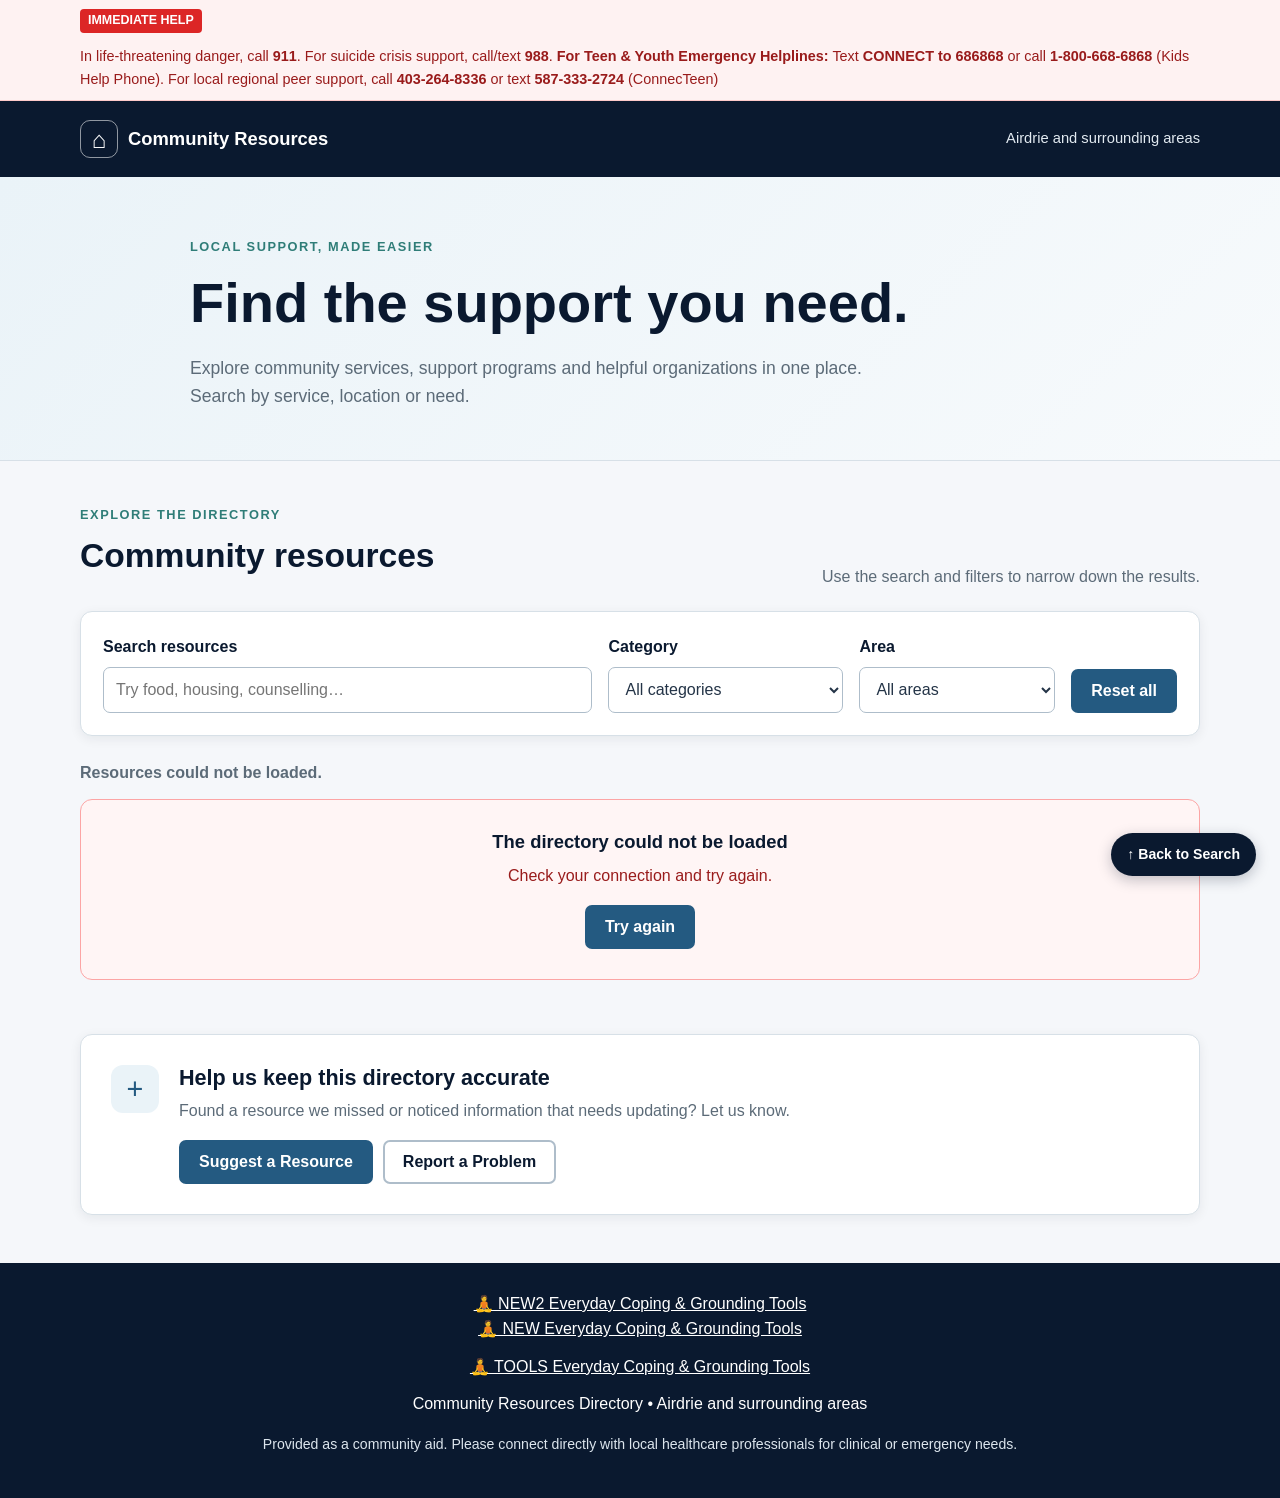
<file: index.html>
<!DOCTYPE html>
<html lang="en-CA">
<head>
    <meta charset="UTF-8">
    <meta name="viewport" content="width=device-width, initial-scale=1">
    <title>Index Community Resources | Airdrie & Area</title>
    <meta name="description" content="Find community, food, housing, health and other support resources in Airdrie and surrounding areas.">
    <link rel="stylesheet" href="style.css">
    <script src="script.js" defer></script>
</head>
<body>
    <a class="skip-link" href="#main-content">Skip to main content</a>

    <!-- CRISIS BANNER AT TOP -->
    <aside class="crisis-banner" aria-label="Crisis assistance">
        <div class="container crisis-inner">
            <span class="crisis-badge">Immediate Help</span>
            <p>In life-threatening danger, call <strong>911</strong>. For suicide crisis support, call/text <strong>988</strong>. <strong>For Teen & Youth Emergency Helplines:</strong> 
        Text <strong>CONNECT to 686868</strong> or call <strong>1-800-668-6868</strong> (Kids Help Phone). 
        For local regional peer support, call <strong>403-264-8336</strong> or text <strong>587-333-2724</strong> (ConnecTeen)
        </div>
    </aside>

    <header class="site-header">
        <div class="container header-inner">
            <a class="site-logo" href="index.html" aria-label="Community Resources home">
                <span class="logo-icon" aria-hidden="true">⌂</span>
                <span>Community Resources</span>
            </a>
            <p class="header-location">Airdrie and surrounding areas</p>
        </div>
    </header>

    <main id="main-content">
        <!-- HERO -->
        <section class="hero">
            <div class="container">
                <p class="eyebrow">LOCAL SUPPORT, MADE EASIER</p>
                <h1>Find the support you need.</h1>
                <p class="hero-description">
                    Explore community services, support programs and helpful organizations in one place. Search by service, location or need.
                </p>
            </div>
        </section>

        <!-- MAIN DIRECTORY (Starts directly here) -->
        <section class="directory-section" id="directory-top" aria-labelledby="directory-heading">
            <div class="container">
                <div class="section-heading directory-heading">
                    <div>
                        <p class="eyebrow">EXPLORE THE DIRECTORY</p>
                        <h2 id="directory-heading">Community resources</h2>
                    </div>
                    <p class="section-intro">Use the search and filters to narrow down the results.</p>
                </div>

                <div class="filter-panel">
                    <div class="search-field">
                        <label for="resource-search">Search resources</label>
                        <div class="search-wrap">
                            <input id="resource-search" type="search" placeholder="Try food, housing, counselling…" autocomplete="off">
                            <button type="button" id="clear-search" class="clear-btn" aria-label="Clear search" hidden>×</button>
                        </div>
                    </div>

                    <div class="filter-field">
                        <label for="category-filter">Category</label>
                        <select id="category-filter">
                            <option value="">All categories</option>
                        </select>
                    </div>

                    <div class="filter-field">
                        <label for="area-filter">Area</label>
                        <select id="area-filter">
                            <option value="">All areas</option>
                        </select>
                    </div>

                    <div class="filter-actions">
                        <button id="reset-filters" class="button button-primary" type="button">Reset all</button>
                    </div>
                </div>

                <div class="results-heading">
                    <p id="results-count" role="status" aria-live="polite">Loading resources…</p>
                </div>

                <div id="resource-grid" class="resource-grid">
                    <p class="loading-message">Loading community resources…</p>
                </div>

                <div id="no-results" class="empty-state" hidden>
                    <span class="empty-icon" aria-hidden="true">🔎</span>
                    <h3>No matching resources found</h3>
                    <p>Try a different search term or remove one of the filters.</p>
                    <button id="empty-reset" class="button button-primary" type="button">Show all resources</button>
                </div>

                <div id="load-error" class="error-message" role="alert" hidden>
                    <h3>The directory could not be loaded</h3>
                    <p>Check your connection and try again.</p>
                    <button id="retry-load" class="button button-primary" type="button">Try again</button>
                </div>
            </div>
        </section>

        <!-- HELP / SUBMISSION -->
        <section class="contribute-section">
            <div class="container">
                <div class="contribute-card">
                    <div class="contribute-icon" aria-hidden="true">+</div>
                    <div class="contribute-content">
                        <h2>Help us keep this directory accurate</h2>
                        <p>Found a resource we missed or noticed information that needs updating? Let us know.</p>
                        <div class="contribute-buttons">
                            <button type="button" class="button button-primary" id="suggestResource">Suggest a Resource</button>
                            <button type="button" class="button button-secondary" id="reportProblem">Report a Problem</button>
                        </div>
                    </div>
                </div>
            </div>
        </section>
    </main>

    <!-- BACK TO SEARCH -->
    <a href="#directory-top" class="back-to-search" id="backToSearch" aria-label="Back to search">
        ↑ Back to Search
    </a>

    <!-- RESOURCE DETAILS MODAL -->
    <dialog id="resource-dialog" class="resource-dialog" aria-labelledby="dialog-title">
        <div class="dialog-header">
            <div>
                <p class="eyebrow">RESOURCE DETAILS</p>
                <h2 id="dialog-title">Resource name</h2>
            </div>
            <button id="dialog-close" class="dialog-close" type="button" aria-label="Close details">&times;</button>
        </div>
        <div id="dialog-content" class="dialog-content"></div>
        <div class="dialog-footer">
            <button id="dialog-done" class="button button-primary" type="button">Done</button>
        </div>
    </dialog>

    <!-- CONTRIBUTION MODAL -->
    <dialog id="contributeModal" class="resource-dialog" aria-labelledby="contributeModalTitle">
        <div class="dialog-header">
            <div>
                <p class="eyebrow">COMMUNITY INPUT</p>
                <h2 id="contributeModalTitle">Suggest a Resource</h2>
            </div>
            <button id="closeContribution" class="dialog-close" type="button" aria-label="Close form">&times;</button>
        </div>
        <div class="dialog-content" id="contributionBody">
            <p>Help us find useful community services. Your submission will be reviewed before anything is added to the live directory.</p>
            <form id="contributionForm">
                <div class="form-group">
                    <label for="contributionType">What would you like to do?</label>
                    <select id="contributionType" required>
                        <option value="suggest">Suggest a Resource</option>
                        <option value="report">Report a Problem</option>
                    </select>
                </div>
                <div class="form-group">
                    <label for="organizationName">Organization / Resource</label>
                    <input type="text" id="organizationName" required>
                </div>
                <div class="form-group">
                    <label for="website">Website</label>
                    <input type="url" id="website" placeholder="https://example.com">
                </div>
                <div class="form-group">
                    <label for="submissionDetails">Tell us about the resource or problem</label>
                    <textarea id="submissionDetails" rows="4" required></textarea>
                </div>
                <div class="form-group">
                    <label for="submitterName">Your name <span>(optional)</span></label>
                    <input type="text" id="submitterName">
                </div>
                <div class="form-group">
                    <label for="submitterEmail">Your email <span>(optional)</span></label>
                    <input type="email" id="submitterEmail">
                </div>
                <button type="submit" class="button button-primary full-width">Submit</button>
            </form>
        </div>
    </dialog>

    <footer class="site-footer">
    <div class="container footer-inner">
 <div class="footer-links" style="margin-bottom: 12px;">
            <a href="new2.html" style="color: #ffffff; text-decoration: underline; font-weight: 500;">
                🧘 NEW2 Everyday Coping & Grounding Tools
            </a>
 <div class="footer-links" style="margin-bottom: 12px;">
            <a href="new.html" style="color: #ffffff; text-decoration: underline; font-weight: 500;">
                🧘 NEW Everyday Coping & Grounding Tools
            </a>

    </div> <div class="footer-links" style="margin-bottom: 12px;">
            <a href="tools.html" style="color: #ffffff; text-decoration: underline; font-weight: 500;">
                🧘 TOOLS Everyday Coping & Grounding Tools
            </a>

    </div>
    </div>
         
        </div>
        
        <p>Community Resources Directory <span aria-hidden="true">•</span> Airdrie and surrounding areas</p>
        <p class="footer-note">Provided as a community aid. Please connect directly with local healthcare professionals for clinical or emergency needs.</p>
    </div>
</footer>

  
</body>
</html>
</file>
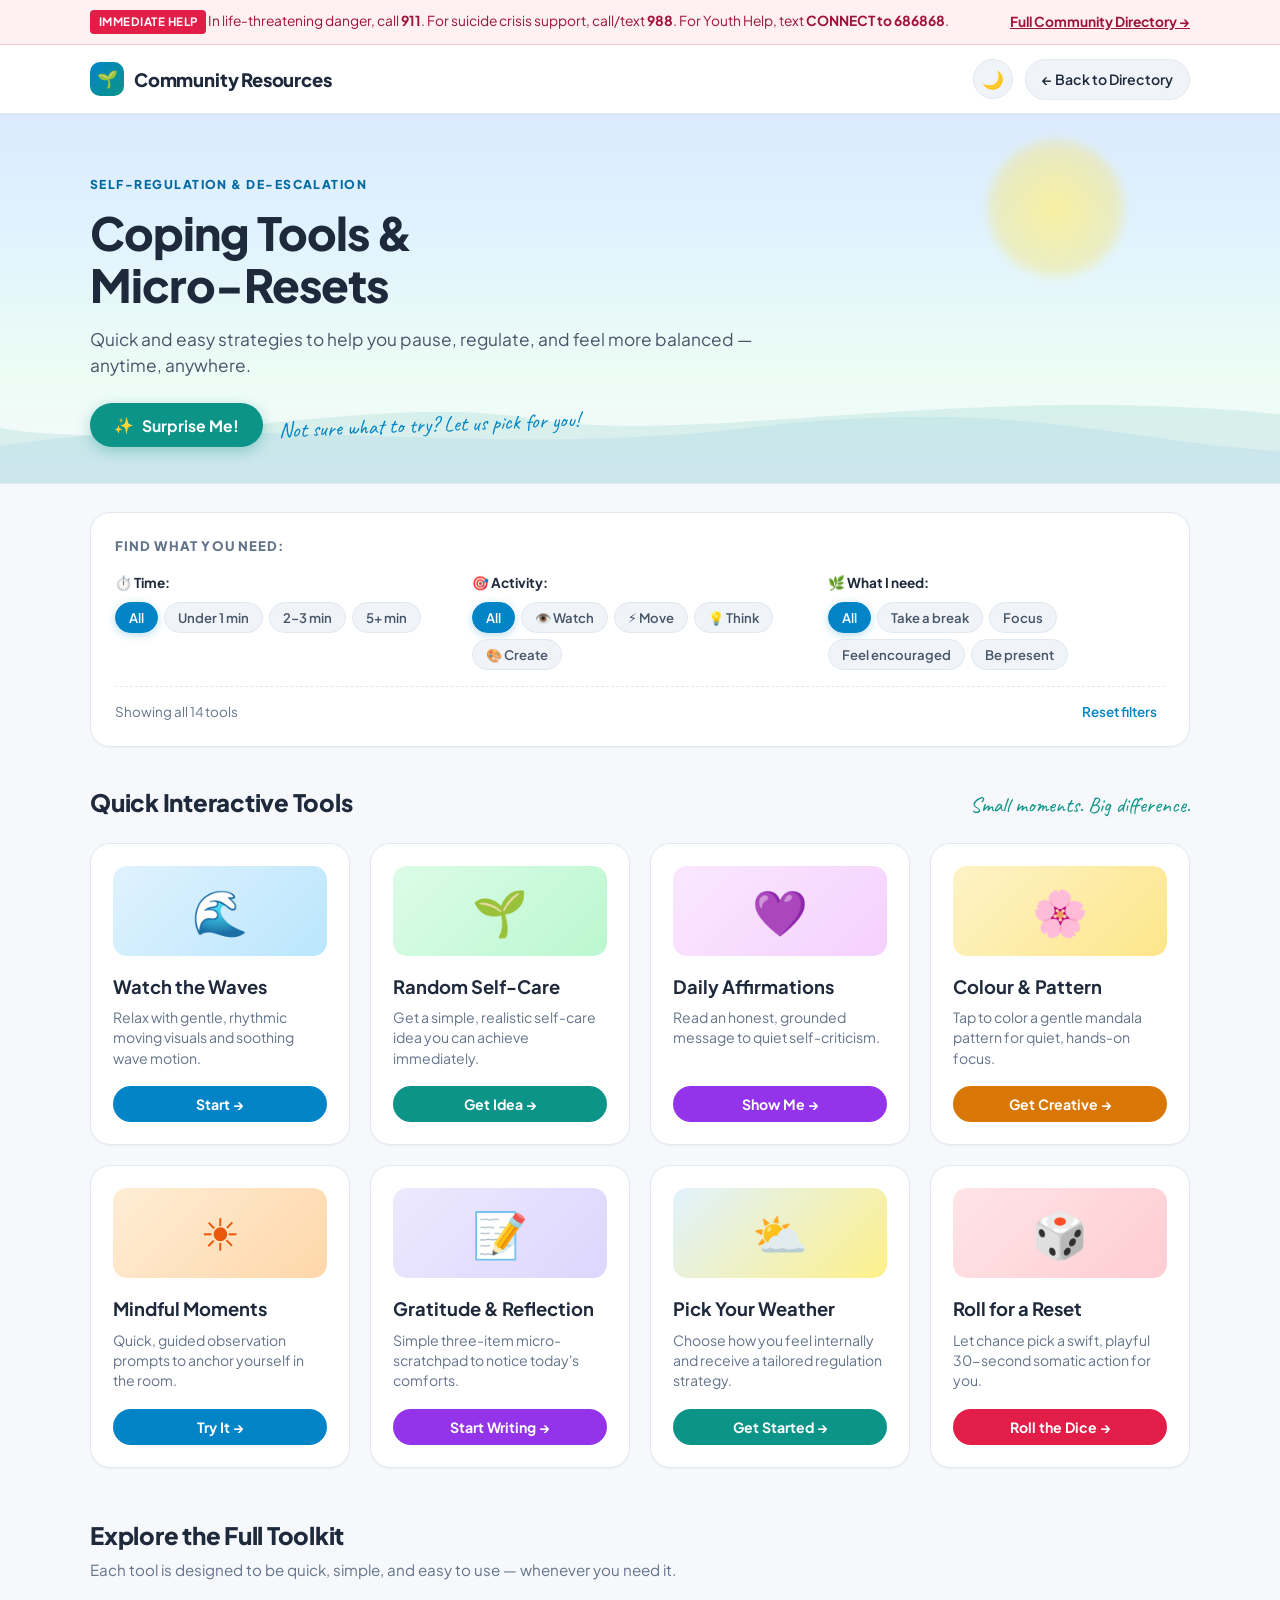
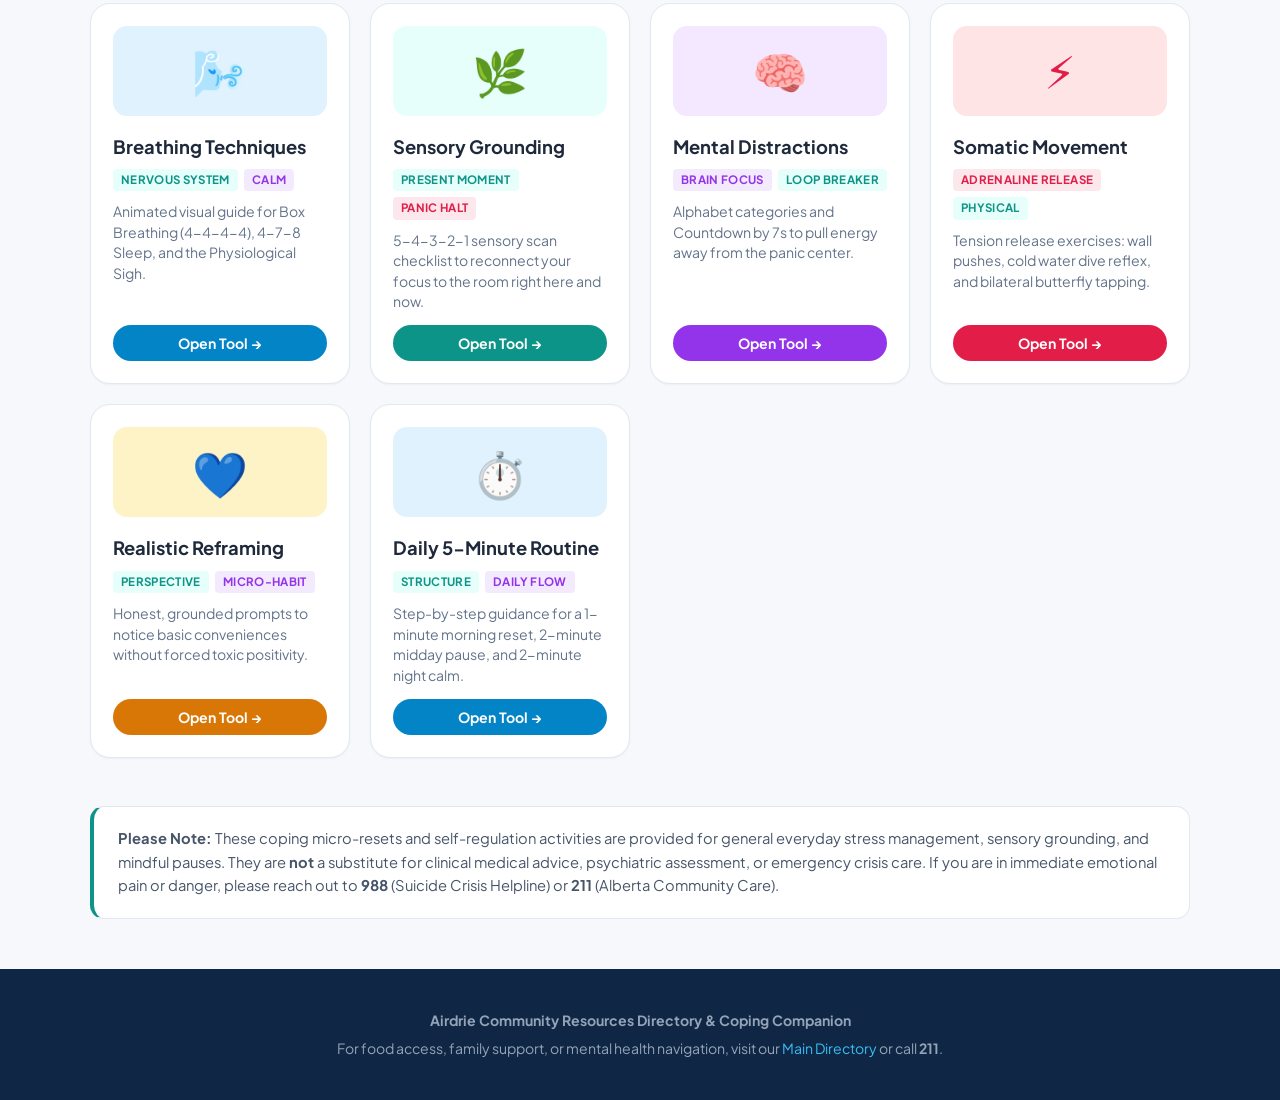
<file: new.html>
<!DOCTYPE html>
<html lang="en-CA">
<head>
    <meta charset="UTF-8">
    <meta name="viewport" content="width=device-width, initial-scale=1.0">
    <title>New Coping Tools & Micro-Resets | Airdrie & Area Community Directory</title>
    <meta name="description" content="Quick, interactive strategies and micro-resets to help you pause, regulate, and feel more balanced anytime, anywhere.">
    <link rel="preconnect" href="https://fonts.googleapis.com">
    <link rel="preconnect" href="https://fonts.gstatic.com" crossorigin>
    <link href="https://fonts.googleapis.com/css2?family=Plus+Jakarta+Sans:wght@400;500;600;700;800&family=Caveat:wght@600&display=swap" rel="stylesheet">
    <style>
        /* ==========================================================================
           1. COLOR SYSTEM & CSS VARIABLES (LIGHT & DARK THEMES)
           ========================================================================== */
        :root {
            --font-main: 'Plus Jakarta Sans', system-ui, -apple-system, sans-serif;
            --font-script: 'Caveat', cursive, sans-serif;

            /* Light Palette - Soft organic nature tones */
            --bg-page: #f6f8fb;
            --bg-surface: #ffffff;
            --bg-surface-soft: #f0f4f9;
            --text-heading: #1e293b;
            --text-body: #475569;
            --text-muted: #64748b;
            --border-subtle: #e2e8f0;
            --border-hover: #cbd5e1;

            /* Brand & Accent Colors */
            --brand-primary: #0284c7;
            --brand-dark: #0f2744;
            --teal-accent: #0d9488;
            --teal-light: #ccfbf1;
            --teal-soft: #e6fffa;
            --sand-warm: #fef3c7;
            --coral-soft: #ffe4e6;
            --purple-soft: #f3e8ff;
            --blue-soft: #e0f2fe;

            /* Crisis Bar */
            --crisis-bg: #fff1f2;
            --crisis-border: #fecdd3;
            --crisis-text: #9f1239;
            --crisis-badge: #e11d48;

            /* Elevation Shadows */
            --shadow-sm: 0 1px 2px rgba(15, 23, 42, 0.04);
            --shadow-md: 0 4px 14px -2px rgba(15, 23, 42, 0.06);
            --shadow-lg: 0 12px 28px -6px rgba(15, 23, 42, 0.1);
            --shadow-modal: 0 20px 45px -10px rgba(15, 23, 42, 0.25);

            --radius-sm: 8px;
            --radius-md: 14px;
            --radius-lg: 20px;
            --radius-full: 9999px;

            --transition: all 0.2s cubic-bezier(0.16, 1, 0.3, 1);
        }

        /* Dark Theme - Eye-friendly deep slate, no harsh glare */
        [data-theme="dark"] {
            --bg-page: #0b1120;
            --bg-surface: #131d31;
            --bg-surface-soft: #1e293b;
            --text-heading: #f1f5f9;
            --text-body: #cbd5e1;
            --text-muted: #94a3b8;
            --border-subtle: #24344d;
            --border-hover: #334155;

            --brand-primary: #38bdf8;
            --brand-dark: #060911;
            --teal-accent: #2dd4bf;
            --teal-light: #134e4a;
            --teal-soft: rgba(20, 184, 166, 0.12);

            --crisis-bg: #2d1217;
            --crisis-border: #4c1d24;
            --crisis-text: #fecdd3;
            --crisis-badge: #be123c;

            --shadow-sm: 0 1px 2px rgba(0, 0, 0, 0.3);
            --shadow-md: 0 4px 14px -2px rgba(0, 0, 0, 0.4);
            --shadow-lg: 0 12px 28px -6px rgba(0, 0, 0, 0.5);
            --shadow-modal: 0 20px 50px -10px rgba(0, 0, 0, 0.7);
        }

        /* Base Resets */
        *, *::before, *::after {
            box-sizing: border-box;
            margin: 0;
            padding: 0;
        }

        body {
            font-family: var(--font-main);
            background-color: var(--bg-page);
            color: var(--text-body);
            line-height: 1.6;
            -webkit-font-smoothing: antialiased;
            transition: background-color 0.3s ease, color 0.3s ease;
        }

        button, input, textarea, select {
            font-family: inherit;
        }

        a {
            color: var(--brand-primary);
            text-decoration: none;
            transition: var(--transition);
        }
        a:hover {
            text-decoration: underline;
        }

        .container {
            width: 100%;
            max-width: 1140px;
            margin: 0 auto;
            padding: 0 20px;
        }

        .skip-link {
            position: absolute;
            top: -100px;
            left: 16px;
            background: var(--brand-dark);
            color: #ffffff;
            padding: 10px 16px;
            border-radius: var(--radius-sm);
            z-index: 10000;
            font-weight: 600;
        }
        .skip-link:focus {
            top: 16px;
        }

        /* ==========================================================================
           2. HEADER & CRISIS BANNER
           ========================================================================== */
        .crisis-bar {
            background-color: var(--crisis-bg);
            border-bottom: 1px solid var(--crisis-border);
            padding: 10px 0;
            font-size: 0.86rem;
            color: var(--crisis-text);
            transition: var(--transition);
        }
        .crisis-inner {
            display: flex;
            align-items: center;
            justify-content: space-between;
            gap: 12px;
            flex-wrap: wrap;
        }
        .crisis-badge {
            background-color: var(--crisis-badge);
            color: #ffffff;
            padding: 3px 9px;
            font-weight: 700;
            font-size: 0.72rem;
            letter-spacing: 0.04em;
            text-transform: uppercase;
            border-radius: 4px;
            display: inline-flex;
            align-items: center;
            gap: 4px;
        }
        .crisis-links strong {
            color: var(--crisis-text);
            font-weight: 700;
        }

        .site-header {
            background-color: var(--bg-surface);
            border-bottom: 1px solid var(--border-subtle);
            position: sticky;
            top: 0;
            z-index: 900;
            transition: var(--transition);
        }
        .header-inner {
            display: flex;
            align-items: center;
            justify-content: space-between;
            height: 68px;
        }
        .brand-link {
            display: flex;
            align-items: center;
            gap: 10px;
            font-weight: 800;
            font-size: 1.15rem;
            color: var(--text-heading);
            letter-spacing: -0.01em;
        }
        .brand-link:hover {
            text-decoration: none;
        }
        .brand-icon {
            width: 34px;
            height: 34px;
            background: linear-gradient(135deg, #0284c7, #0d9488);
            border-radius: 10px;
            display: flex;
            align-items: center;
            justify-content: center;
            color: #ffffff;
            font-size: 1.05rem;
        }
        .header-actions {
            display: flex;
            align-items: center;
            gap: 12px;
        }
        .theme-toggle-btn {
            background: var(--bg-surface-soft);
            border: 1px solid var(--border-subtle);
            color: var(--text-heading);
            width: 40px;
            height: 40px;
            border-radius: var(--radius-full);
            display: flex;
            align-items: center;
            justify-content: center;
            cursor: pointer;
            transition: var(--transition);
            font-size: 1.1rem;
        }
        .theme-toggle-btn:hover {
            border-color: var(--border-hover);
            transform: scale(1.05);
        }
        .btn-back {
            display: inline-flex;
            align-items: center;
            gap: 6px;
            background: var(--bg-surface-soft);
            border: 1px solid var(--border-subtle);
            color: var(--text-heading);
            padding: 8px 16px;
            border-radius: var(--radius-full);
            font-size: 0.88rem;
            font-weight: 600;
            transition: var(--transition);
        }
        .btn-back:hover {
            background: var(--border-subtle);
            text-decoration: none;
        }

        /* ==========================================================================
           3. HERO ILLUSTRATION SECTION (Matches Mockup Soft Mountains)
           ========================================================================== */
        .hero {
            position: relative;
            background: linear-gradient(180deg, #dbeafe 0%, #e0f2fe 30%, #ecfdf5 70%, var(--bg-page) 100%);
            padding: 56px 0 36px;
            overflow: hidden;
            border-bottom: 1px solid var(--border-subtle);
            transition: var(--transition);
        }
        [data-theme="dark"] .hero {
            background: linear-gradient(180deg, #0f1c30 0%, #11263d 30%, #0d282f 70%, var(--bg-page) 100%);
        }
        .hero-sun {
            position: absolute;
            top: 24px;
            right: 12%;
            width: 140px;
            height: 140px;
            background: radial-gradient(circle, #fef08a 0%, rgba(253, 224, 71, 0.4) 60%, rgba(253, 224, 71, 0) 80%);
            border-radius: 50%;
            pointer-events: none;
            opacity: 0.8;
            filter: blur(4px);
        }
        .hero-svg-landscape {
            position: absolute;
            bottom: 0;
            left: 0;
            width: 100%;
            height: 110px;
            pointer-events: none;
            opacity: 0.35;
        }
        [data-theme="dark"] .hero-svg-landscape {
            opacity: 0.15;
        }
        .hero-content {
            position: relative;
            z-index: 2;
            max-width: 680px;
        }
        .eyebrow {
            display: inline-block;
            font-size: 0.76rem;
            font-weight: 800;
            letter-spacing: 0.12em;
            text-transform: uppercase;
            color: #0369a1;
            margin-bottom: 12px;
        }
        [data-theme="dark"] .eyebrow {
            color: #38bdf8;
        }
        .hero h1 {
            font-size: clamp(2rem, 4.5vw, 2.85rem);
            font-weight: 800;
            line-height: 1.15;
            color: var(--text-heading);
            letter-spacing: -0.02em;
            margin-bottom: 14px;
        }
        .hero p {
            font-size: 1.08rem;
            color: var(--text-body);
            margin-bottom: 24px;
            line-height: 1.55;
        }

        /* Surprise Me Button with Script Note */
        .surprise-wrapper {
            display: inline-flex;
            align-items: center;
            gap: 16px;
            flex-wrap: wrap;
        }
        .btn-surprise {
            background: #0d9488;
            color: #ffffff;
            border: none;
            padding: 12px 24px;
            border-radius: var(--radius-full);
            font-size: 0.98rem;
            font-weight: 700;
            cursor: pointer;
            box-shadow: 0 4px 14px rgba(13, 148, 136, 0.35);
            display: inline-flex;
            align-items: center;
            gap: 8px;
            transition: var(--transition);
        }
        .btn-surprise:hover {
            background: #0f766e;
            transform: translateY(-2px);
            box-shadow: 0 6px 18px rgba(13, 148, 136, 0.45);
        }
        .surprise-note {
            font-family: var(--font-script);
            font-size: 1.35rem;
            color: #0284c7;
            line-height: 1.1;
            transform: rotate(-2deg);
        }
        [data-theme="dark"] .surprise-note {
            color: #38bdf8;
        }

        /* ==========================================================================
           4. 3-TIER FILTER BAR (Time, Activity, What I Need)
           ========================================================================== */
        .filters-section {
            background: var(--bg-surface);
            border: 1px solid var(--border-subtle);
            border-radius: var(--radius-lg);
            padding: 22px 24px;
            margin: 28px 0 36px;
            box-shadow: var(--shadow-sm);
        }
        .filters-title {
            font-size: 0.82rem;
            font-weight: 800;
            text-transform: uppercase;
            letter-spacing: 0.08em;
            color: var(--text-muted);
            margin-bottom: 16px;
        }
        .filters-grid {
            display: grid;
            grid-template-columns: repeat(auto-fit, minmax(260px, 1fr));
            gap: 20px;
        }
        .filter-group {
            display: flex;
            flex-direction: column;
            gap: 8px;
        }
        .filter-label {
            font-size: 0.85rem;
            font-weight: 700;
            color: var(--text-heading);
            display: flex;
            align-items: center;
            gap: 6px;
        }
        .pill-cluster {
            display: flex;
            flex-wrap: wrap;
            gap: 6px;
        }
        .pill-btn {
            background: var(--bg-surface-soft);
            border: 1px solid var(--border-subtle);
            color: var(--text-body);
            padding: 6px 13px;
            border-radius: var(--radius-full);
            font-size: 0.82rem;
            font-weight: 600;
            cursor: pointer;
            transition: var(--transition);
            display: inline-flex;
            align-items: center;
            gap: 5px;
        }
        .pill-btn:hover {
            border-color: var(--border-hover);
            color: var(--text-heading);
        }
        .pill-btn.active {
            background: var(--brand-primary);
            color: #ffffff;
            border-color: var(--brand-primary);
            box-shadow: 0 2px 8px rgba(2, 132, 199, 0.28);
        }
        .filter-footer-bar {
            margin-top: 16px;
            padding-top: 12px;
            border-top: 1px dashed var(--border-subtle);
            display: flex;
            justify-content: space-between;
            align-items: center;
            font-size: 0.84rem;
            color: var(--text-muted);
        }
        .btn-clear-filters {
            background: none;
            border: none;
            color: var(--brand-primary);
            font-size: 0.84rem;
            font-weight: 600;
            cursor: pointer;
            padding: 4px 8px;
            border-radius: 4px;
        }
        .btn-clear-filters:hover {
            text-decoration: underline;
        }

        /* ==========================================================================
           5. CARDS SECTIONS (Quick Tools & Full Toolkit)
           ========================================================================== */
        .section-header {
            display: flex;
            justify-content: space-between;
            align-items: baseline;
            margin-bottom: 20px;
        }
        .section-header h2 {
            font-size: 1.5rem;
            font-weight: 800;
            color: var(--text-heading);
            letter-spacing: -0.01em;
        }
        .section-tagline {
            font-family: var(--font-script);
            font-size: 1.35rem;
            color: #0d9488;
        }
        [data-theme="dark"] .section-tagline {
            color: #2dd4bf;
        }

        .cards-grid {
            display: grid;
            grid-template-columns: repeat(auto-fill, minmax(250px, 1fr));
            gap: 20px;
            margin-bottom: 48px;
        }

        /* Individual Card */
        .tool-card {
            background: var(--bg-surface);
            border: 1px solid var(--border-subtle);
            border-radius: var(--radius-lg);
            padding: 22px;
            box-shadow: var(--shadow-sm);
            display: flex;
            flex-direction: column;
            justify-content: space-between;
            position: relative;
            transition: var(--transition);
            overflow: hidden;
        }
        .tool-card:hover {
            transform: translateY(-4px);
            box-shadow: var(--shadow-md);
            border-color: var(--border-hover);
        }
        .card-illu {
            height: 90px;
            display: flex;
            align-items: center;
            justify-content: center;
            border-radius: var(--radius-md);
            margin-bottom: 16px;
            font-size: 2.8rem;
            background: var(--bg-surface-soft);
            user-select: none;
            position: relative;
            overflow: hidden;
        }

        /* Distinct Pastel Card Headers matching the mockup palette */
        .card-theme-waves .card-illu { background: linear-gradient(135deg, #e0f2fe, #bae6fd); color: #0284c7; }
        .card-theme-plant .card-illu { background: linear-gradient(135deg, #dcfce7, #bbf7d0); color: #16a34a; }
        .card-theme-heart .card-illu { background: linear-gradient(135deg, #fae8ff, #f5d0fe); color: #a855f7; }
        .card-theme-art .card-illu { background: linear-gradient(135deg, #fef3c7, #fde68a); color: #d97706; }
        .card-theme-sun .card-illu { background: linear-gradient(135deg, #ffedd5, #fed7aa); color: #ea580c; }
        .card-theme-note .card-illu { background: linear-gradient(135deg, #ede9fe, #ddd6fe); color: #7c3aed; }
        .card-theme-weather .card-illu { background: linear-gradient(135deg, #e0f2fe, #fef08a); color: #0284c7; }
        .card-theme-dice .card-illu { background: linear-gradient(135deg, #ffe4e6, #fecdd3); color: #e11d48; }

        .card-body {
            flex: 1;
            margin-bottom: 18px;
        }
        .card-title {
            font-size: 1.15rem;
            font-weight: 700;
            color: var(--text-heading);
            margin-bottom: 6px;
        }
        .card-desc {
            font-size: 0.88rem;
            color: var(--text-muted);
            line-height: 1.45;
        }

        /* Pill badges for full toolkit */
        .card-badge-row {
            display: flex;
            gap: 6px;
            margin: 8px 0 10px;
            flex-wrap: wrap;
        }
        .card-badge {
            font-size: 0.72rem;
            font-weight: 700;
            padding: 2px 8px;
            border-radius: 4px;
            text-transform: uppercase;
            letter-spacing: 0.03em;
        }
        .badge-cyan { background: var(--teal-soft); color: var(--teal-accent); }
        .badge-purple { background: rgba(147, 51, 234, 0.1); color: #9333ea; }
        .badge-coral { background: rgba(225, 29, 72, 0.1); color: #e11d48; }

        /* Card Action Buttons */
        .card-btn {
            background: #0284c7;
            color: #ffffff;
            border: none;
            padding: 9px 16px;
            border-radius: var(--radius-full);
            font-size: 0.88rem;
            font-weight: 700;
            cursor: pointer;
            display: inline-flex;
            align-items: center;
            justify-content: center;
            gap: 6px;
            transition: var(--transition);
            width: 100%;
        }
        .card-btn:hover {
            background: #0369a1;
        }
        .card-btn-teal { background: #0d9488; }
        .card-btn-teal:hover { background: #0f766e; }
        .card-btn-purple { background: #9333ea; }
        .card-btn-purple:hover { background: #7e22ce; }
        .card-btn-amber { background: #d97706; }
        .card-btn-amber:hover { background: #b45309; }
        .card-btn-rose { background: #e11d48; }
        .card-btn-rose:hover { background: #be123c; }

        /* ==========================================================================
           6. ACCESSIBLE MODAL SYSTEM (For focused immersion)
           ========================================================================== */
        dialog {
            border: none;
            border-radius: var(--radius-lg);
            background: var(--bg-surface);
            color: var(--text-body);
            width: 90%;
            max-width: 620px;
            margin: auto;
            padding: 0;
            box-shadow: var(--shadow-modal);
            outline: none;
            overflow: hidden;
        }
        dialog::backdrop {
            background: rgba(15, 23, 42, 0.65);
            backdrop-filter: blur(4px);
        }
        .modal-header {
            padding: 20px 24px;
            border-bottom: 1px solid var(--border-subtle);
            display: flex;
            align-items: center;
            justify-content: space-between;
            background: var(--bg-surface);
        }
        .modal-title-group {
            display: flex;
            align-items: center;
            gap: 12px;
        }
        .modal-icon {
            font-size: 1.6rem;
        }
        .modal-title {
            font-size: 1.25rem;
            font-weight: 800;
            color: var(--text-heading);
        }
        .btn-modal-close {
            background: var(--bg-surface-soft);
            border: 1px solid var(--border-subtle);
            color: var(--text-muted);
            width: 36px;
            height: 36px;
            border-radius: var(--radius-full);
            cursor: pointer;
            font-size: 1.2rem;
            display: flex;
            align-items: center;
            justify-content: center;
            transition: var(--transition);
        }
        .btn-modal-close:hover {
            color: var(--text-heading);
            background: var(--border-subtle);
        }
        .modal-body {
            padding: 24px;
            max-height: 80vh;
            overflow-y: auto;
        }

        /* ==========================================================================
           7. TOOL SPECIFIC COMPONENTS
           ========================================================================== */
        /* Waves Canvas */
        .waves-canvas-wrap {
            width: 100%;
            height: 240px;
            border-radius: var(--radius-md);
            background: #0f172a;
            position: relative;
            overflow: hidden;
            margin-bottom: 16px;
        }
        #wavesCanvas {
            width: 100%;
            height: 100%;
            display: block;
        }
        .canvas-controls {
            display: flex;
            align-items: center;
            justify-content: space-between;
            gap: 12px;
        }

        /* Mandala / Coloring SVG */
        .mandala-wrap {
            width: 100%;
            display: flex;
            flex-direction: column;
            align-items: center;
            gap: 18px;
        }
        .mandala-svg {
            width: 260px;
            height: 260px;
            touch-action: manipulation;
        }
        .mandala-svg path, .mandala-svg circle {
            cursor: pointer;
            transition: fill 0.25s ease;
            stroke: #334155;
            stroke-width: 2;
        }
        .color-palette {
            display: flex;
            gap: 10px;
            flex-wrap: wrap;
            justify-content: center;
        }
        .color-dot {
            width: 34px;
            height: 34px;
            border-radius: 50%;
            border: 3px solid transparent;
            cursor: pointer;
            transition: var(--transition);
        }
        .color-dot.active {
            border-color: var(--text-heading);
            transform: scale(1.15);
        }

        /* 3D Dice Container */
        .dice-area {
            text-align: center;
            padding: 24px 0;
        }
        .dice-cube {
            width: 90px;
            height: 90px;
            margin: 0 auto 20px;
            background: #e11d48;
            color: #ffffff;
            border-radius: 18px;
            display: flex;
            align-items: center;
            justify-content: center;
            font-size: 2.8rem;
            font-weight: 800;
            box-shadow: 0 10px 20px rgba(225, 29, 72, 0.35);
            transition: transform 0.6s cubic-bezier(0.34, 1.56, 0.64, 1);
        }
        .dice-rolling {
            animation: rollAnimation 0.6s infinite linear;
        }
        @keyframes rollAnimation {
            0% { transform: rotate(0deg) scale(0.9); }
            50% { transform: rotate(180deg) scale(1.1); }
            100% { transform: rotate(360deg) scale(0.9); }
        }

        /* Breathing Pacer Visualizer */
        .pacer-wrap {
            text-align: center;
            padding: 20px 0;
        }
        .pacer-orb-ring {
            position: relative;
            width: 220px;
            height: 220px;
            margin: 16px auto;
            border-radius: 50%;
            border: 2px dashed var(--teal-accent);
            display: flex;
            align-items: center;
            justify-content: center;
        }
        .pacer-orb {
            width: 110px;
            height: 110px;
            background: radial-gradient(circle, #2dd4bf, #0d9488);
            border-radius: 50%;
            display: flex;
            flex-direction: column;
            align-items: center;
            justify-content: center;
            color: #ffffff;
            box-shadow: 0 0 35px rgba(13, 148, 136, 0.45);
            transition: transform 1s ease-in-out;
        }
        .pacer-phase { font-size: 1.1rem; font-weight: 700; }
        .pacer-sec { font-size: 1.7rem; font-weight: 800; }

        /* Weather selector */
        .weather-grid {
            display: grid;
            grid-template-columns: repeat(2, 1fr);
            gap: 12px;
            margin-bottom: 20px;
        }
        .weather-btn {
            background: var(--bg-surface-soft);
            border: 2px solid var(--border-subtle);
            border-radius: var(--radius-md);
            padding: 16px;
            text-align: center;
            cursor: pointer;
            transition: var(--transition);
        }
        .weather-btn:hover, .weather-btn.active {
            border-color: var(--brand-primary);
            background: var(--teal-soft);
        }
        .weather-emoji { font-size: 2.2rem; display: block; margin-bottom: 6px; }

        /* Checklist 5-4-3-2-1 */
        .check-step {
            display: flex;
            align-items: flex-start;
            gap: 12px;
            padding: 14px;
            border: 1px solid var(--border-subtle);
            border-radius: var(--radius-sm);
            margin-bottom: 10px;
            background: var(--bg-surface-soft);
            cursor: pointer;
        }
        .check-step input {
            width: 20px;
            height: 20px;
            margin-top: 3px;
            accent-color: var(--teal-accent);
        }

        /* Generic Big Display for Generators */
        .generator-card {
            background: var(--bg-surface-soft);
            border: 1px solid var(--border-subtle);
            border-radius: var(--radius-md);
            padding: 24px;
            text-align: center;
            margin-bottom: 20px;
        }
        .gen-main-text {
            font-size: 1.25rem;
            font-weight: 700;
            color: var(--text-heading);
            margin-bottom: 8px;
            line-height: 1.4;
        }
        .gen-sub-text {
            font-size: 0.9rem;
            color: var(--text-muted);
        }

        /* 3 Things Inputs */
        .gratitude-input-group {
            display: flex;
            flex-direction: column;
            gap: 10px;
            margin-bottom: 16px;
        }
        .gratitude-input {
            width: 100%;
            padding: 12px 16px;
            border: 1px solid var(--border-subtle);
            border-radius: var(--radius-sm);
            background: var(--bg-surface);
            color: var(--text-heading);
            font-size: 0.95rem;
        }

        /* ==========================================================================
           8. CLINICAL DISCLAIMER & FOOTER
           ========================================================================== */
        .disclaimer-section {
            background: var(--bg-surface);
            border: 1px solid var(--border-subtle);
            border-left: 4px solid var(--teal-accent);
            padding: 20px 24px;
            border-radius: var(--radius-md);
            margin-bottom: 50px;
            font-size: 0.92rem;
            color: var(--text-body);
        }

        .site-footer {
            background: var(--brand-dark);
            color: #94a3b8;
            padding: 40px 0;
            font-size: 0.88rem;
            text-align: center;
        }
        .site-footer a {
            color: #38bdf8;
        }

        @media (max-width: 768px) {
            .hero { padding: 36px 0 28px; }
            .hero-sun { display: none; }
            .section-header { flex-direction: column; gap: 4px; }
            .weather-grid { grid-template-columns: 1fr; }
        }
    </style>
</head>
<body>
    <a class="skip-link" href="#main-content">Skip to content</a>

    <!-- 1. CRISIS ALERT BANNER -->
    <aside class="crisis-bar" aria-label="Immediate crisis assistance">
        <div class="container crisis-inner">
            <div class="crisis-links">
                <span class="crisis-badge">Immediate Help</span>
                <span>In life-threatening danger, call <strong>911</strong>. For suicide crisis support, call/text <strong>988</strong>. For Youth Help, text <strong>CONNECT to 686868</strong>.</span>
            </div>
            <a href="index.html" style="font-weight: 700; color: var(--crisis-text); text-decoration: underline;">Full Community Directory →</a>
        </div>
    </aside>

    <!-- 2. SITE HEADER -->
    <header class="site-header">
        <div class="container header-inner">
            <a class="brand-link" href="index.html" aria-label="Community Resources Directory Home">
                <span class="brand-icon" aria-hidden="true">🌱</span>
                <span>Community Resources</span>
            </a>
            <div class="header-actions">
                <button id="themeToggleBtn" class="theme-toggle-btn" aria-label="Toggle light or dark theme" title="Toggle theme">
                    <span id="themeIcon">🌙</span>
                </button>
                <a class="btn-back" href="index.html">← Back to Directory</a>
            </div>
        </div>
    </header>

    <main id="main-content">
        <!-- 3. HERO SECTION (ILLUSTRATED SOFT MOUNTAIN VIBE) -->
        <section class="hero">
            <div class="hero-sun" aria-hidden="true"></div>
            <!-- Landscape silhouette SVG -->
            <svg class="hero-svg-landscape" preserveAspectRatio="none" viewBox="0 0 1200 120" fill="none">
                <path d="M0,60 C150,90 350,20 500,50 C650,80 900,10 1200,45 L1200,120 L0,120 Z" fill="#0d9488" fill-opacity="0.3"/>
                <path d="M0,80 C200,40 450,95 700,60 C950,25 1050,75 1200,85 L1200,120 L0,120 Z" fill="#0284c7" fill-opacity="0.25"/>
            </svg>

            <div class="container">
                <div class="hero-content">
                    <span class="eyebrow">SELF-REGULATION & DE-ESCALATION</span>
                    <h1>Coping Tools &<br>Micro-Resets</h1>
                    <p>Quick and easy strategies to help you pause, regulate, and feel more balanced — anytime, anywhere.</p>
                    
                    <div class="surprise-wrapper">
                        <button id="surpriseMeBtn" class="btn-surprise">
                            <span>✨</span>
                            <span>Surprise Me!</span>
                        </button>
                        <span class="surprise-note">Not sure what to try? Let us pick for you!</span>
                    </div>
                </div>
            </div>
        </section>

        <div class="container">
            <!-- 4. THREE-WAY FILTER BAR -->
            <section class="filters-section" aria-label="Tool category filters">
                <div class="filters-title">Find what you need:</div>
                <div class="filters-grid">
                    <!-- Filter 1: Time -->
                    <div class="filter-group">
                        <span class="filter-label">⏱️ Time:</span>
                        <div class="pill-cluster" data-filter-group="time">
                            <button class="pill-btn active" data-val="all">All</button>
                            <button class="pill-btn" data-val="under1">Under 1 min</button>
                            <button class="pill-btn" data-val="2-3min">2–3 min</button>
                            <button class="pill-btn" data-val="5plus">5+ min</button>
                        </div>
                    </div>

                    <!-- Filter 2: Activity -->
                    <div class="filter-group">
                        <span class="filter-label">🎯 Activity:</span>
                        <div class="pill-cluster" data-filter-group="activity">
                            <button class="pill-btn active" data-val="all">All</button>
                            <button class="pill-btn" data-val="watch">👁️ Watch</button>
                            <button class="pill-btn" data-val="move">⚡ Move</button>
                            <button class="pill-btn" data-val="think">💡 Think</button>
                            <button class="pill-btn" data-val="create">🎨 Create</button>
                        </div>
                    </div>

                    <!-- Filter 3: What I Need -->
                    <div class="filter-group">
                        <span class="filter-label">🌿 What I need:</span>
                        <div class="pill-cluster" data-filter-group="need">
                            <button class="pill-btn active" data-val="all">All</button>
                            <button class="pill-btn" data-val="break">Take a break</button>
                            <button class="pill-btn" data-val="focus">Focus</button>
                            <button class="pill-btn" data-val="encourage">Feel encouraged</button>
                            <button class="pill-btn" data-val="present">Be present</button>
                        </div>
                    </div>
                </div>

                <div class="filter-footer-bar">
                    <span id="filterCount">Showing all 14 tools</span>
                    <button id="clearFiltersBtn" class="btn-clear-filters">Reset filters</button>
                </div>
            </section>

            <!-- 5. QUICK INTERACTIVE TOOLS (TOP 8 CARDS) -->
            <section aria-labelledby="quick-tools-heading">
                <div class="section-header">
                    <h2 id="quick-tools-heading">Quick Interactive Tools</h2>
                    <span class="section-tagline">Small moments. Big difference.</span>
                </div>

                <div class="cards-grid" id="quickToolsGrid">
                    <!-- 1. Watch the Waves -->
                    <article class="tool-card card-theme-waves" data-time="under1,2-3min" data-activity="watch" data-need="break,present" data-modal="modal-waves">
                        <div class="card-illu" aria-hidden="true">🌊</div>
                        <div class="card-body">
                            <h3 class="card-title">Watch the Waves</h3>
                            <p class="card-desc">Relax with gentle, rhythmic moving visuals and soothing wave motion.</p>
                        </div>
                        <button class="card-btn" type="button">Start →</button>
                    </article>

                    <!-- 2. Random Self-Care -->
                    <article class="tool-card card-theme-plant" data-time="under1" data-activity="think" data-need="break,encourage" data-modal="modal-selfcare">
                        <div class="card-illu" aria-hidden="true">🌱</div>
                        <div class="card-body">
                            <h3 class="card-title">Random Self-Care</h3>
                            <p class="card-desc">Get a simple, realistic self-care idea you can achieve immediately.</p>
                        </div>
                        <button class="card-btn card-btn-teal" type="button">Get Idea →</button>
                    </article>

                    <!-- 3. Daily Affirmations -->
                    <article class="tool-card card-theme-heart" data-time="under1" data-activity="think" data-need="encourage" data-modal="modal-affirmations">
                        <div class="card-illu" aria-hidden="true">💜</div>
                        <div class="card-body">
                            <h3 class="card-title">Daily Affirmations</h3>
                            <p class="card-desc">Read an honest, grounded message to quiet self-criticism.</p>
                        </div>
                        <button class="card-btn card-btn-purple" type="button">Show Me →</button>
                    </article>

                    <!-- 4. Colour & Pattern -->
                    <article class="tool-card card-theme-art" data-time="2-3min,5plus" data-activity="create" data-need="focus,break" data-modal="modal-colour">
                        <div class="card-illu" aria-hidden="true">🌸</div>
                        <div class="card-body">
                            <h3 class="card-title">Colour & Pattern</h3>
                            <p class="card-desc">Tap to color a gentle mandala pattern for quiet, hands-on focus.</p>
                        </div>
                        <button class="card-btn card-btn-amber" type="button">Get Creative →</button>
                    </article>

                    <!-- 5. Mindful Moments -->
                    <article class="tool-card card-theme-sun" data-time="under1,2-3min" data-activity="watch,think" data-need="present,focus" data-modal="modal-mindful">
                        <div class="card-illu" aria-hidden="true">☀️</div>
                        <div class="card-body">
                            <h3 class="card-title">Mindful Moments</h3>
                            <p class="card-desc">Quick, guided observation prompts to anchor yourself in the room.</p>
                        </div>
                        <button class="card-btn" type="button">Try It →</button>
                    </article>

                    <!-- 6. Gratitude & Reflection -->
                    <article class="tool-card card-theme-note" data-time="2-3min" data-activity="create,think" data-need="encourage,present" data-modal="modal-gratitude">
                        <div class="card-illu" aria-hidden="true">📝</div>
                        <div class="card-body">
                            <h3 class="card-title">Gratitude & Reflection</h3>
                            <p class="card-desc">Simple three-item micro-scratchpad to notice today's comforts.</p>
                        </div>
                        <button class="card-btn card-btn-purple" type="button">Start Writing →</button>
                    </article>

                    <!-- 7. Pick Your Weather -->
                    <article class="tool-card card-theme-weather" data-time="under1" data-activity="think" data-need="break,present" data-modal="modal-weather">
                        <div class="card-illu" aria-hidden="true">⛅</div>
                        <div class="card-body">
                            <h3 class="card-title">Pick Your Weather</h3>
                            <p class="card-desc">Choose how you feel internally and receive a tailored regulation strategy.</p>
                        </div>
                        <button class="card-btn card-btn-teal" type="button">Get Started →</button>
                    </article>

                    <!-- 8. Roll for a Reset -->
                    <article class="tool-card card-theme-dice" data-time="under1" data-activity="move,think" data-need="break,present" data-modal="modal-dice">
                        <div class="card-illu" aria-hidden="true">🎲</div>
                        <div class="card-body">
                            <h3 class="card-title">Roll for a Reset</h3>
                            <p class="card-desc">Let chance pick a swift, playful 30-second somatic action for you.</p>
                        </div>
                        <button class="card-btn card-btn-rose" type="button">Roll the Dice →</button>
                    </article>
                </div>
            </section>

            <!-- 6. EXPLORE THE FULL TOOLKIT (BOTTOM 6 CARDS) -->
            <section aria-labelledby="full-toolkit-heading">
                <div class="section-header">
                    <div>
                        <h2 id="full-toolkit-heading">Explore the Full Toolkit</h2>
                        <p style="font-size: 0.95rem; color: var(--text-muted); margin-top: 4px;">Each tool is designed to be quick, simple, and easy to use — whenever you need it.</p>
                    </div>
                </div>

                <div class="cards-grid" id="fullToolkitGrid">
                    <!-- 9. Breathing Techniques -->
                    <article class="tool-card" data-time="2-3min,5plus" data-activity="watch,move" data-need="break,focus,present" data-modal="modal-breathing">
                        <div>
                            <div class="card-illu" style="background: var(--blue-soft); color: #0284c7;">🌬️</div>
                            <h3 class="card-title">Breathing Techniques</h3>
                            <div class="card-badge-row">
                                <span class="card-badge badge-cyan">Nervous System</span>
                                <span class="card-badge badge-purple">Calm</span>
                            </div>
                            <p class="card-desc">Animated visual guide for Box Breathing (4-4-4-4), 4-7-8 Sleep, and the Physiological Sigh.</p>
                        </div>
                        <button class="card-btn" style="margin-top: 14px;" type="button">Open Tool →</button>
                    </article>

                    <!-- 10. Sensory Grounding -->
                    <article class="tool-card" data-time="2-3min" data-activity="think,watch" data-need="present,focus" data-modal="modal-grounding">
                        <div>
                            <div class="card-illu" style="background: var(--teal-soft); color: #0d9488;">🌿</div>
                            <h3 class="card-title">Sensory Grounding</h3>
                            <div class="card-badge-row">
                                <span class="card-badge badge-cyan">Present Moment</span>
                                <span class="card-badge badge-coral">Panic Halt</span>
                            </div>
                            <p class="card-desc">5-4-3-2-1 sensory scan checklist to reconnect your focus to the room right here and now.</p>
                        </div>
                        <button class="card-btn card-btn-teal" style="margin-top: 14px;" type="button">Open Tool →</button>
                    </article>

                    <!-- 11. Mental Distractions -->
                    <article class="tool-card" data-time="under1,2-3min" data-activity="think" data-need="focus,break" data-modal="modal-distraction">
                        <div>
                            <div class="card-illu" style="background: var(--purple-soft); color: #9333ea;">🧠</div>
                            <h3 class="card-title">Mental Distractions</h3>
                            <div class="card-badge-row">
                                <span class="card-badge badge-purple">Brain Focus</span>
                                <span class="card-badge badge-cyan">Loop Breaker</span>
                            </div>
                            <p class="card-desc">Alphabet categories and Countdown by 7s to pull energy away from the panic center.</p>
                        </div>
                        <button class="card-btn card-btn-purple" style="margin-top: 14px;" type="button">Open Tool →</button>
                    </article>

                    <!-- 12. Somatic Movement -->
                    <article class="tool-card" data-time="under1,2-3min" data-activity="move" data-need="break,present" data-modal="modal-somatic">
                        <div>
                            <div class="card-illu" style="background: var(--coral-soft); color: #e11d48;">⚡</div>
                            <h3 class="card-title">Somatic Movement</h3>
                            <div class="card-badge-row">
                                <span class="card-badge badge-coral">Adrenaline Release</span>
                                <span class="card-badge badge-cyan">Physical</span>
                            </div>
                            <p class="card-desc">Tension release exercises: wall pushes, cold water dive reflex, and bilateral butterfly tapping.</p>
                        </div>
                        <button class="card-btn card-btn-rose" style="margin-top: 14px;" type="button">Open Tool →</button>
                    </article>

                    <!-- 13. Realistic Reframing -->
                    <article class="tool-card" data-time="under1,2-3min" data-activity="think" data-need="encourage" data-modal="modal-reframing">
                        <div>
                            <div class="card-illu" style="background: var(--sand-warm); color: #d97706;">💙</div>
                            <h3 class="card-title">Realistic Reframing</h3>
                            <div class="card-badge-row">
                                <span class="card-badge badge-cyan">Perspective</span>
                                <span class="card-badge badge-purple">Micro-Habit</span>
                            </div>
                            <p class="card-desc">Honest, grounded prompts to notice basic conveniences without forced toxic positivity.</p>
                        </div>
                        <button class="card-btn card-btn-amber" style="margin-top: 14px;" type="button">Open Tool →</button>
                    </article>

                    <!-- 14. Daily 5-Minute Routine -->
                    <article class="tool-card" data-time="5plus" data-activity="move,think" data-need="present,focus" data-modal="modal-routine">
                        <div>
                            <div class="card-illu" style="background: var(--blue-soft); color: #0284c7;">⏱️</div>
                            <h3 class="card-title">Daily 5-Minute Routine</h3>
                            <div class="card-badge-row">
                                <span class="card-badge badge-cyan">Structure</span>
                                <span class="card-badge badge-purple">Daily Flow</span>
                            </div>
                            <p class="card-desc">Step-by-step guidance for a 1-minute morning reset, 2-minute midday pause, and 2-minute night calm.</p>
                        </div>
                        <button class="card-btn" style="margin-top: 14px;" type="button">Open Tool →</button>
                    </article>
                </div>
            </section>

            <!-- 7. CLINICAL DISCLAIMER -->
            <section class="disclaimer-section" role="note">
                <p><strong>Please Note:</strong> These coping micro-resets and self-regulation activities are provided for general everyday stress management, sensory grounding, and mindful pauses. They are <strong>not</strong> a substitute for clinical medical advice, psychiatric assessment, or emergency crisis care. If you are in immediate emotional pain or danger, please reach out to <strong>988</strong> (Suicide Crisis Helpline) or <strong>211</strong> (Alberta Community Care).</p>
            </section>
        </div>
    </main>

    <!-- 8. FOOTER -->
    <footer class="site-footer">
        <div class="container">
            <p><strong>Airdrie Community Resources Directory & Coping Companion</strong></p>
            <p style="margin-top: 6px;">For food access, family support, or mental health navigation, visit our <a href="index.html">Main Directory</a> or call <strong>211</strong>.</p>
        </div>
    </footer>

    <!-- ==========================================================================
       9. INTERACTIVE MODAL DIALOGS
       ========================================================================== -->

    <!-- MODAL 1: Watch the Waves -->
    <dialog id="modal-waves">
        <div class="modal-header">
            <div class="modal-title-group">
                <span class="modal-icon">🌊</span>
                <h3 class="modal-title">Watch the Waves</h3>
            </div>
            <button class="btn-modal-close" data-close aria-label="Close modal">&times;</button>
        </div>
        <div class="modal-body">
            <div class="waves-canvas-wrap">
                <canvas id="wavesCanvas"></canvas>
            </div>
            <p style="font-size: 0.9rem; color: var(--text-muted); margin-bottom: 16px;">
                Rest your eyes and observe the layered motion. Match your breathing gently with the crest and fall of the tide.
            </p>
            <div class="canvas-controls">
                <button id="toggleWavesBtn" class="pill-btn active">Pause Waves</button>
                <span style="font-size: 0.85rem; color: var(--text-muted);">Calm Frequency: ~6 cycles/min</span>
            </div>
        </div>
    </dialog>

    <!-- MODAL 2: Random Self-Care -->
    <dialog id="modal-selfcare">
        <div class="modal-header">
            <div class="modal-title-group">
                <span class="modal-icon">🌱</span>
                <h3 class="modal-title">Random Self-Care Idea</h3>
            </div>
            <button class="btn-modal-close" data-close aria-label="Close modal">&times;</button>
        </div>
        <div class="modal-body">
            <div class="generator-card">
                <div id="selfCareText" class="gen-main-text">Take 4 slow sips of cool water and notice the temperature in your throat.</div>
                <div class="gen-sub-text">A micro-action you can finish in under 60 seconds.</div>
            </div>
            <button id="newSelfCareBtn" class="card-btn card-btn-teal">Give Me Another Idea →</button>
        </div>
    </dialog>

    <!-- MODAL 3: Daily Affirmations -->
    <dialog id="modal-affirmations">
        <div class="modal-header">
            <div class="modal-title-group">
                <span class="modal-icon">💜</span>
                <h3 class="modal-title">Daily Affirmation</h3>
            </div>
            <button class="btn-modal-close" data-close aria-label="Close modal">&times;</button>
        </div>
        <div class="modal-body">
            <div class="generator-card">
                <div id="affirmationText" class="gen-main-text">"You do not have to figure out your entire future today. Just focus on taking care of the next twenty minutes."</div>
                <div class="gen-sub-text">Grounded, realistic, and zero pressure.</div>
            </div>
            <button id="newAffirmationBtn" class="card-btn card-btn-purple">Read Another Message →</button>
        </div>
    </dialog>

    <!-- MODAL 4: Colour & Pattern -->
    <dialog id="modal-colour">
        <div class="modal-header">
            <div class="modal-title-group">
                <span class="modal-icon">🌸</span>
                <h3 class="modal-title">Colour & Pattern</h3>
            </div>
            <button class="btn-modal-close" data-close aria-label="Close modal">&times;</button>
        </div>
        <div class="modal-body">
            <div class="mandala-wrap">
                <p style="font-size: 0.88rem; color: var(--text-muted); text-align: center;">
                    Select a soft palette color below, then tap any petal or ring in the shape to fill it.
                </p>
                <svg id="mandalaSvg" class="mandala-svg" viewBox="0 0 200 200">
                    <circle id="mandala-center" cx="100" cy="100" r="22" fill="#ffffff" stroke="#334155" stroke-width="2"/>
                    <!-- 8 Surrounding Petals -->
                    <path class="mandala-petal" d="M100,78 C85,45 115,45 100,78 Z" fill="#ffffff"/>
                    <path class="mandala-petal" d="M100,122 C85,155 115,155 100,122 Z" fill="#ffffff"/>
                    <path class="mandala-petal" d="M78,100 C45,85 45,115 78,100 Z" fill="#ffffff"/>
                    <path class="mandala-petal" d="M122,100 C155,85 155,115 122,100 Z" fill="#ffffff"/>
                    <path class="mandala-petal" d="M84,84 C60,60 75,45 84,84 Z" fill="#ffffff"/>
                    <path class="mandala-petal" d="M116,84 C140,60 125,45 116,84 Z" fill="#ffffff"/>
                    <path class="mandala-petal" d="M84,116 C60,140 75,155 84,116 Z" fill="#ffffff"/>
                    <path class="mandala-petal" d="M116,116 C140,140 125,155 116,116 Z" fill="#ffffff"/>
                </svg>
                <div class="color-palette" id="colorPalette">
                    <button class="color-dot active" style="background: #99f6e4;" data-color="#99f6e4" aria-label="Soft Mint"></button>
                    <button class="color-dot" style="background: #bae6fd;" data-color="#bae6fd" aria-label="Soft Sky"></button>
                    <button class="color-dot" style="background: #fbcfe8;" data-color="#fbcfe8" aria-label="Soft Rose"></button>
                    <button class="color-dot" style="background: #fde68a;" data-color="#fde68a" aria-label="Soft Butter"></button>
                    <button class="color-dot" style="background: #ddd6fe;" data-color="#ddd6fe" aria-label="Soft Lavender"></button>
                    <button class="color-dot" style="background: #ffffff; border-color: #cbd5e1;" data-color="#ffffff" aria-label="White/Eraser"></button>
                </div>
                <button id="resetMandalaBtn" class="pill-btn">Reset All Colors</button>
            </div>
        </div>
    </dialog>

    <!-- MODAL 5: Mindful Moments -->
    <dialog id="modal-mindful">
        <div class="modal-header">
            <div class="modal-title-group">
                <span class="modal-icon">☀️</span>
                <h3 class="modal-title">Mindful Moments</h3>
            </div>
            <button class="btn-modal-close" data-close aria-label="Close modal">&times;</button>
        </div>
        <div class="modal-body">
            <div class="generator-card">
                <div id="mindfulText" class="gen-main-text">Find 3 different physical textures within arm's reach (e.g., denim, cold glass, smooth wood).</div>
                <div class="gen-sub-text">Notice the contrast between each surface under your fingertips.</div>
            </div>
            <button id="newMindfulBtn" class="card-btn">Give Me Another Prompt →</button>
        </div>
    </dialog>

    <!-- MODAL 6: Gratitude & Reflection -->
    <dialog id="modal-gratitude">
        <div class="modal-header">
            <div class="modal-title-group">
                <span class="modal-icon">📝</span>
                <h3 class="modal-title">3 Specific Good Things</h3>
            </div>
            <button class="btn-modal-close" data-close aria-label="Close modal">&times;</button>
        </div>
        <div class="modal-body">
            <p style="font-size: 0.88rem; color: var(--text-muted); margin-bottom: 16px;">
                Avoid generic concepts. Write 3 small, real moments you appreciated today:
            </p>
            <div class="gratitude-input-group">
                <input type="text" id="g1" class="gratitude-input" placeholder="1. A pleasant taste, drink, or warmth...">
                <input type="text" id="g2" class="gratitude-input" placeholder="2. A task you completed or avoided...">
                <input type="text" id="g3" class="gratitude-input" placeholder="3. A brief friendly moment or quiet pause...">
            </div>
            <div style="display: flex; gap: 10px;">
                <button id="saveGratitudeBtn" class="card-btn card-btn-purple">Save Note (This Session)</button>
                <button id="clearGratitudeBtn" class="pill-btn">Clear</button>
            </div>
            <p id="gratitudeFeedback" style="font-size: 0.84rem; color: var(--teal-accent); margin-top: 10px; display: none;">✓ Saved for your browser session.</p>
        </div>
    </dialog>

    <!-- MODAL 7: Pick Your Weather -->
    <dialog id="modal-weather">
        <div class="modal-header">
            <div class="modal-title-group">
                <span class="modal-icon">⛅</span>
                <h3 class="modal-title">Pick Your Weather</h3>
            </div>
            <button class="btn-modal-close" data-close aria-label="Close modal">&times;</button>
        </div>
        <div class="modal-body">
            <p style="font-size: 0.9rem; color: var(--text-muted); margin-bottom: 14px;">
                How does your internal mind feel right now? Tap a weather pattern:
            </p>
            <div class="weather-grid">
                <button class="weather-btn" data-weather="storm">
                    <span class="weather-emoji">⛈️</span>
                    <strong>Stormy / Panic</strong>
                </button>
                <button class="weather-btn" data-weather="fog">
                    <span class="weather-emoji">🌫️</span>
                    <strong>Foggy / Numb</strong>
                </button>
                <button class="weather-btn" data-weather="wind">
                    <span class="weather-emoji">💨</span>
                    <strong>Windy / Restless</strong>
                </button>
                <button class="weather-btn" data-weather="sun">
                    <span class="weather-emoji">🌤️</span>
                    <strong>Sun & Cloud / Tired</strong>
                </button>
            </div>
            <div id="weatherResult" class="generator-card" style="display: none;">
                <div id="weatherAdviceTitle" class="gen-main-text">Suggested Action</div>
                <p id="weatherAdviceBody" class="gen-sub-text">Advice will appear here.</p>
            </div>
        </div>
    </dialog>

    <!-- MODAL 8: Roll for a Reset -->
    <dialog id="modal-dice">
        <div class="modal-header">
            <div class="modal-title-group">
                <span class="modal-icon">🎲</span>
                <h3 class="modal-title">Roll for a Reset</h3>
            </div>
            <button class="btn-modal-close" data-close aria-label="Close modal">&times;</button>
        </div>
        <div class="modal-body">
            <div class="dice-area">
                <div id="diceCube" class="dice-cube">?</div>
                <div id="diceResultText" class="gen-main-text">Tap the button to roll the die!</div>
                <div id="diceSubText" class="gen-sub-text">Let random chance make the choice for your next 30 seconds.</div>
            </div>
            <button id="rollDiceBtn" class="card-btn card-btn-rose">Roll the Die 🎲</button>
        </div>
    </dialog>

    <!-- MODAL 9: Breathing Techniques -->
    <dialog id="modal-breathing">
        <div class="modal-header">
            <div class="modal-title-group">
                <span class="modal-icon">🌬️</span>
                <h3 class="modal-title">Breathing Visualizer</h3>
            </div>
            <button class="btn-modal-close" data-close aria-label="Close modal">&times;</button>
        </div>
        <div class="modal-body">
            <div style="display: flex; gap: 6px; justify-content: center; margin-bottom: 16px; flex-wrap: wrap;">
                <button class="pill-btn active breath-mode-btn" data-bmode="box">Box (4-4-4-4)</button>
                <button class="pill-btn breath-mode-btn" data-bmode="sigh">Physiological Sigh</button>
                <button class="pill-btn breath-mode-btn" data-bmode="sleep">4-7-8 Deep Calm</button>
            </div>
            <div class="pacer-wrap">
                <div class="pacer-orb-ring">
                    <div id="pacerOrb" class="pacer-orb">
                        <span id="pacerPhaseText" class="pacer-phase">Ready</span>
                        <span id="pacerSecondsText" class="pacer-sec">--</span>
                    </div>
                </div>
                <p id="pacerDescription" style="font-size: 0.88rem; color: var(--text-muted); margin: 12px 0 16px;">
                    Equal 4-second stages to reset resting heart rate and stabilize your system.
                </p>
                <div style="display: flex; gap: 10px; justify-content: center;">
                    <button id="togglePacerBtn" class="card-btn card-btn-teal" style="width: auto; padding: 10px 24px;">Start Exercise</button>
                    <button id="resetPacerBtn" class="pill-btn">Reset</button>
                </div>
            </div>
        </div>
    </dialog>

    <!-- MODAL 10: Sensory Grounding (5-4-3-2-1) -->
    <dialog id="modal-grounding">
        <div class="modal-header">
            <div class="modal-title-group">
                <span class="modal-icon">🌿</span>
                <h3 class="modal-title">5-4-3-2-1 Sensory Scan</h3>
            </div>
            <button class="btn-modal-close" data-close aria-label="Close modal">&times;</button>
        </div>
        <div class="modal-body">
            <p style="font-size: 0.88rem; color: var(--text-muted); margin-bottom: 14px;">
                Check off each item as you notice it around the room:
            </p>
            <div>
                <label class="check-step"><input type="checkbox"> <div><strong>5 things you see:</strong> Look for light switches, wall patterns, shadows, or colors.</div></label>
                <label class="check-step"><input type="checkbox"> <div><strong>4 things you feel:</strong> Notice your feet on the floor, texture of clothing, table edge.</div></label>
                <label class="check-step"><input type="checkbox"> <div><strong>3 sounds you hear:</strong> A clock ticking, fridge hum, distant traffic, your own breath.</div></label>
                <label class="check-step"><input type="checkbox"> <div><strong>2 things you smell:</strong> Scent of soap, coffee, fresh air, or your sleeve.</div></label>
                <label class="check-step"><input type="checkbox"> <div><strong>1 thing you taste:</strong> A sip of cool water, lingering tea, or run tongue on teeth.</div></label>
            </div>
            <div style="display: flex; justify-content: space-between; align-items: center; margin-top: 16px;">
                <span id="groundingCounter" style="font-size: 0.88rem; font-weight: 700; color: var(--teal-accent);">0 of 5 anchored</span>
                <button id="resetGroundingChecks" class="pill-btn">Reset All</button>
            </div>
        </div>
    </dialog>

    <!-- MODAL 11: Mental Distractions -->
    <dialog id="modal-distraction">
        <div class="modal-header">
            <div class="modal-title-group">
                <span class="modal-icon">🧠</span>
                <h3 class="modal-title">Mental Distractions</h3>
            </div>
            <button class="btn-modal-close" data-close aria-label="Close modal">&times;</button>
        </div>
        <div class="modal-body">
            <div class="generator-card">
                <div style="font-size: 0.8rem; text-transform: uppercase; font-weight: 800; color: #9333ea; margin-bottom: 6px;">Alphabet Challenge</div>
                <div id="distractCategoryText" class="gen-main-text">Name a Canadian Town or City for every letter (A to Z)</div>
                <div class="gen-sub-text">Demands working memory, which physically reduces blood flow to the panic center.</div>
            </div>
            <div style="display: flex; gap: 10px; margin-bottom: 20px;">
                <button id="newCategoryBtn" class="card-btn card-btn-purple">New Category Topic →</button>
            </div>

            <div class="generator-card" style="margin-bottom: 0;">
                <div style="font-size: 0.8rem; text-transform: uppercase; font-weight: 800; color: #9333ea; margin-bottom: 6px;">Serial 7s Math</div>
                <div id="mathNum" style="font-size: 2.2rem; font-weight: 800; color: var(--text-heading);">100</div>
                <div id="mathSub" class="gen-sub-text">Click "Subtract 7" to step down</div>
                <div style="display: flex; gap: 8px; justify-content: center; margin-top: 12px;">
                    <button id="mathNext" class="pill-btn active">- 7</button>
                    <button id="mathReset" class="pill-btn">Reset 100</button>
                </div>
            </div>
        </div>
    </dialog>

    <!-- MODAL 12: Somatic Movement -->
    <dialog id="modal-somatic">
        <div class="modal-header">
            <div class="modal-title-group">
                <span class="modal-icon">⚡</span>
                <h3 class="modal-title">Somatic Adrenaline Release</h3>
            </div>
            <button class="btn-modal-close" data-close aria-label="Close modal">&times;</button>
        </div>
        <div class="modal-body">
            <div style="display: flex; flex-direction: column; gap: 14px;">
                <div class="generator-card" style="text-align: left; margin: 0;">
                    <h4 style="font-weight: 700; color: #e11d48; margin-bottom: 4px;">🧱 Wall Push (30s Maximum Force)</h4>
                    <p style="font-size: 0.88rem; color: var(--text-body);">Stand an arm's length from a sturdy wall. Place both palms flat and push with 100% of your body strength for 30 seconds. This metabolizes surging adrenaline trapped in muscles.</p>
                </div>
                <div class="generator-card" style="text-align: left; margin: 0;">
                    <h4 style="font-weight: 700; color: #e11d48; margin-bottom: 4px;">🧊 Cold Temperature Dive Reflex</h4>
                    <p style="font-size: 0.88rem; color: var(--text-body);">Splash ice-cold water onto your cheekbones and eyes, or hold a frozen can against your forehead for 20 seconds. This triggers the mammalian dive reflex to drop pulse rates rapidly.</p>
                </div>
                <div class="generator-card" style="text-align: left; margin: 0;">
                    <h4 style="font-weight: 700; color: #e11d48; margin-bottom: 4px;">🦋 Butterfly Tapping</h4>
                    <p style="font-size: 0.88rem; color: var(--text-body);">Cross your forearms across your chest so your fingers touch your collarbones. Alternate tapping left and right in a slow rhythm (1 tap per second) while taking slow breaths.</p>
                </div>
            </div>
        </div>
    </dialog>

    <!-- MODAL 13: Realistic Reframing -->
    <dialog id="modal-reframing">
        <div class="modal-header">
            <div class="modal-title-group">
                <span class="modal-icon">💙</span>
                <h3 class="modal-title">Realistic Reframing</h3>
            </div>
            <button class="btn-modal-close" data-close aria-label="Close modal">&times;</button>
        </div>
        <div class="modal-body">
            <div class="generator-card">
                <div style="font-size: 0.8rem; text-transform: uppercase; font-weight: 800; color: #d97706; margin-bottom: 6px;">Mental Subtraction</div>
                <div id="reframePromptText" class="gen-main-text">"Imagine your day without indoor heating or running hot tap water. Notice the quiet relief of having it accessible right now."</div>
                <div class="gen-sub-text">Grounding appreciation in concrete reality rather than forced optimism.</div>
            </div>
            <button id="newReframeBtn" class="card-btn card-btn-amber">Give Me Another Perspective →</button>
        </div>
    </dialog>

    <!-- MODAL 14: Daily 5-Minute Routine -->
    <dialog id="modal-routine">
        <div class="modal-header">
            <div class="modal-title-group">
                <span class="modal-icon">⏱️</span>
                <h3 class="modal-title">Daily 5-Minute Reset Routine</h3>
            </div>
            <button class="btn-modal-close" data-close aria-label="Close modal">&times;</button>
        </div>
        <div class="modal-body">
            <div style="display: flex; flex-direction: column; gap: 14px;">
                <div class="generator-card" style="text-align: left; margin: 0; border-left: 4px solid #0284c7;">
                    <h4 style="font-weight: 700; color: var(--text-heading); margin-bottom: 4px;">☀️ Morning (1 Min)</h4>
                    <p style="font-size: 0.88rem; color: var(--text-muted);">1 double-inhale physiological sigh + write down 1 small concrete task you intend to finish today.</p>
                </div>
                <div class="generator-card" style="text-align: left; margin: 0; border-left: 4px solid #0d9488;">
                    <h4 style="font-weight: 700; color: var(--text-heading); margin-bottom: 4px;">⛅ Midday Pause (2 Min)</h4>
                    <p style="font-size: 0.88rem; color: var(--text-muted);">4 cycles of Box Breathing + drop shoulder tension and unclench your jaw completely.</p>
                </div>
                <div class="generator-card" style="text-align: left; margin: 0; border-left: 4px solid #9333ea;">
                    <h4 style="font-weight: 700; color: var(--text-heading); margin-bottom: 4px;">🌙 Evening Wind-down (2 Min)</h4>
                    <p style="font-size: 0.88rem; color: var(--text-muted);">Name 3 micro-comforts from today + 3 slow cycles of 4-7-8 breathing to invite natural rest.</p>
                </div>
            </div>
        </div>
    </dialog>

    <!-- ==========================================================================
       10. APPLICATION SCRIPT
       ========================================================================== */ -->
    <script>
        "use strict";

        // ==========================================
        // 1. THEME TOGGLE (PERSISTENT & SYSTEM-AWARE)
        // ==========================================
        const themeToggleBtn = document.getElementById("themeToggleBtn");
        const themeIcon = document.getElementById("themeIcon");

        function applyTheme(theme) {
            document.documentElement.setAttribute("data-theme", theme);
            themeIcon.textContent = theme === "dark" ? "☀️" : "🌙";
            themeToggleBtn.setAttribute("aria-label", `Switch to ${theme === "dark" ? "light" : "dark"} mode`);
            try { localStorage.setItem("coping_theme", theme); } catch {}
        }

        const savedTheme = (() => {
            try { return localStorage.getItem("coping_theme"); } catch {}
            return null;
        })();

        if (savedTheme) {
            applyTheme(savedTheme);
        } else if (window.matchMedia && window.matchMedia("(prefers-color-scheme: dark)").matches) {
            applyTheme("dark");
        }

        themeToggleBtn.addEventListener("click", () => {
            const current = document.documentElement.getAttribute("data-theme") || "light";
            applyTheme(current === "dark" ? "light" : "dark");
        });

        // ==========================================
        // 2. MODAL CONTROLLER
        // ==========================================
        let lastFocusedElement = null;

        function openModal(modalId, triggerEl) {
            const dialog = document.getElementById(modalId);
            if (!dialog) return;
            lastFocusedElement = triggerEl || document.activeElement;
            dialog.showModal();
            const firstButton = dialog.querySelector("button, input, [tabindex='0']");
            if (firstButton) firstButton.focus();

            // Trigger canvas wave sizing if opening waves modal
            if (modalId === "modal-waves") {
                resizeCanvas();
                startWaves();
            }
        }

        function closeModal(dialog) {
            if (dialog && dialog.open) {
                dialog.close();
                if (lastFocusedElement && typeof lastFocusedElement.focus === "function") {
                    lastFocusedElement.focus();
                }
            }
        }

        // Attach modal openers to all cards
        document.querySelectorAll("[data-modal]").forEach(card => {
            const modalId = card.dataset.modal;
            card.addEventListener("click", () => openModal(modalId, card));
            card.querySelector("button")?.addEventListener("click", (e) => {
                e.stopPropagation();
                openModal(modalId, card);
            });
        });

        // Close triggers
        document.querySelectorAll("[data-close]").forEach(btn => {
            btn.addEventListener("click", () => closeModal(btn.closest("dialog")));
        });

        // Backdrop click close
        document.querySelectorAll("dialog").forEach(dialog => {
            dialog.addEventListener("click", (e) => {
                const rect = dialog.getBoundingClientRect();
                const inDialog =
                    rect.top <= e.clientY &&
                    e.clientY <= rect.top + rect.height &&
                    rect.left <= e.clientX &&
                    e.clientX <= rect.left + rect.width;
                if (!inDialog) closeModal(dialog);
            });
        });

        // ==========================================
        // 3. THREE-WAY FILTER LOGIC
        // ==========================================
        const filterPills = document.querySelectorAll(".pill-cluster .pill-btn");
        const clearFiltersBtn = document.getElementById("clearFiltersBtn");
        const filterCountSpan = document.getElementById("filterCount");
        const allCards = document.querySelectorAll(".tool-card");

        const activeFilters = {
            time: "all",
            activity: "all",
            need: "all"
        };

        filterPills.forEach(pill => {
            pill.addEventListener("click", () => {
                const group = pill.closest(".pill-cluster").dataset.filterGroup;
                const siblings = pill.closest(".pill-cluster").querySelectorAll(".pill-btn");
                siblings.forEach(s => s.classList.remove("active"));
                pill.classList.add("active");

                activeFilters[group] = pill.dataset.val;
                applyCardFilters();
            });
        });

        function applyCardFilters() {
            let visibleCount = 0;

            allCards.forEach(card => {
                const times = (card.dataset.time || "").split(",");
                const activities = (card.dataset.activity || "").split(",");
                const needs = (card.dataset.need || "").split(",");

                const matchTime = activeFilters.time === "all" || times.includes(activeFilters.time);
                const matchActivity = activeFilters.activity === "all" || activities.includes(activeFilters.activity);
                const matchNeed = activeFilters.need === "all" || needs.includes(activeFilters.need);

                if (matchTime && matchActivity && matchNeed) {
                    card.style.display = "";
                    visibleCount++;
                } else {
                    card.style.display = "none";
                }
            });

            filterCountSpan.textContent = visibleCount === allCards.length
                ? `Showing all ${allCards.length} tools`
                : `Showing ${visibleCount} of ${allCards.length} tools`;
        }

        clearFiltersBtn.addEventListener("click", () => {
            filterPills.forEach(p => p.classList.remove("active"));
            document.querySelectorAll('.pill-cluster button[data-val="all"]').forEach(b => b.classList.add("active"));
            activeFilters.time = "all";
            activeFilters.activity = "all";
            activeFilters.need = "all";
            applyCardFilters();
        });

        // ==========================================
        // 4. "SURPRISE ME!" RANDOM PICKER
        // ==========================================
        const surpriseMeBtn = document.getElementById("surpriseMeBtn");
        surpriseMeBtn.addEventListener("click", () => {
            const cardArray = Array.from(allCards);
            const randomCard = cardArray[Math.floor(Math.random() * cardArray.length)];
            const modalId = randomCard.dataset.modal;
            openModal(modalId, surpriseMeBtn);
        });

        // ==========================================
        // 5. TOOL 1: WATCH THE WAVES (CANVAS ANIMATION)
        // ==========================================
        const wavesCanvas = document.getElementById("wavesCanvas");
        const ctx = wavesCanvas.getContext("2d");
        const toggleWavesBtn = document.getElementById("toggleWavesBtn");
        let wavesAnimationId = null;
        let wavesRunning = false;
        let waveStep = 0;

        function resizeCanvas() {
            const wrap = wavesCanvas.parentElement;
            wavesCanvas.width = wrap.clientWidth;
            wavesCanvas.height = wrap.clientHeight;
        }
        window.addEventListener("resize", resizeCanvas);

        function drawWaves() {
            if (!wavesRunning) return;
            ctx.clearRect(0, 0, wavesCanvas.width, wavesCanvas.height);

            const width = wavesCanvas.width;
            const height = wavesCanvas.height;
            waveStep += 0.018;

            // Draw 3 layered sinusoidal harmonic waves
            const layers = [
                { color: "rgba(13, 148, 136, 0.45)", length: 0.012, speed: waveStep, amp: 26, y: height * 0.58 },
                { color: "rgba(2, 132, 199, 0.4)", length: 0.016, speed: waveStep * 0.8 + 1, amp: 20, y: height * 0.65 },
                { color: "rgba(56, 189, 248, 0.5)", length: 0.009, speed: waveStep * 1.2 + 2, amp: 16, y: height * 0.72 }
            ];

            layers.forEach(layer => {
                ctx.beginPath();
                ctx.moveTo(0, height);
                for (let x = 0; x <= width; x += 4) {
                    const y = layer.y + Math.sin(x * layer.length + layer.speed) * layer.amp;
                    ctx.lineTo(x, y);
                }
                ctx.lineTo(width, height);
                ctx.closePath();
                ctx.fillStyle = layer.color;
                ctx.fill();
            });

            wavesAnimationId = requestAnimationFrame(drawWaves);
        }

        function startWaves() {
            if (!wavesRunning) {
                wavesRunning = true;
                toggleWavesBtn.textContent = "Pause Waves";
                drawWaves();
            }
        }
        function pauseWaves() {
            wavesRunning = false;
            cancelAnimationFrame(wavesAnimationId);
            toggleWavesBtn.textContent = "Resume Waves";
        }

        toggleWavesBtn.addEventListener("click", () => {
            if (wavesRunning) pauseWaves();
            else startWaves();
        });

        // ==========================================
        // 6. TOOL 2: RANDOM SELF-CARE GENERATOR
        // ==========================================
        const selfCareIdeas = [
            "Drink 4 slow sips of cold water and notice the sensation in your throat.",
            "Gently unclench your jaw and rest your tongue completely flat on the floor of your mouth.",
            "Step outside or open a window to feel natural air on your face for 30 seconds.",
            "Drop your shoulders 2 inches down and away from your ears right now.",
            "Wash your hands with warm water and pleasant soap, paying attention to the lather.",
            "Put your phone face-down for 3 minutes and stretch your neck side to side."
        ];
        const selfCareText = document.getElementById("selfCareText");
        document.getElementById("newSelfCareBtn").addEventListener("click", () => {
            const random = selfCareIdeas[Math.floor(Math.random() * selfCareIdeas.length)];
            selfCareText.textContent = random;
        });

        // ==========================================
        // 7. TOOL 3: DAILY AFFIRMATIONS GENERATOR
        // ==========================================
        const affirmations = [
            "\"You do not have to figure out your entire future today. Just focus on the next twenty minutes.\"",
            "\"It is completely acceptable to pause and rest without having to earn it first.\"",
            "\"Being overwhelmed is a normal physiological signal that you are carrying too much, not a personal flaw.\"",
            "\"You have navigated difficult days before; you can navigate this one hour at a time.\"",
            "\"Notice that right in this immediate 5 seconds, your body is breathing and safe.\""
        ];
        const affirmationText = document.getElementById("affirmationText");
        document.getElementById("newAffirmationBtn").addEventListener("click", () => {
            const random = affirmations[Math.floor(Math.random() * affirmations.length)];
            affirmationText.textContent = random;
        });

        // ==========================================
        // 8. TOOL 4: COLOUR & PATTERN (MANDALA)
        // ==========================================
        let activeColor = "#99f6e4";
        const colorDots = document.querySelectorAll(".color-dot");
        const mandalaShapes = document.querySelectorAll("#mandalaSvg path, #mandalaSvg circle");

        colorDots.forEach(dot => {
            dot.addEventListener("click", () => {
                colorDots.forEach(d => d.classList.remove("active"));
                dot.classList.add("active");
                activeColor = dot.dataset.color;
            });
        });

        mandalaShapes.forEach(shape => {
            shape.addEventListener("click", () => {
                shape.setAttribute("fill", activeColor);
            });
        });

        document.getElementById("resetMandalaBtn").addEventListener("click", () => {
            mandalaShapes.forEach(shape => shape.setAttribute("fill", "#ffffff"));
        });

        // ==========================================
        // 9. TOOL 5: MINDFUL MOMENTS
        // ==========================================
        const mindfulPrompts = [
            "Find 3 different physical textures within arm's reach (e.g., denim, cold glass, smooth wood).",
            "Listen closely: identify the most distant sound you can hear outside this room.",
            "Look for 4 items in your visual field that have the color blue or green.",
            "Touch your thumb to each fingertip in sequence: index, middle, ring, pinky. Notice each press."
        ];
        const mindfulText = document.getElementById("mindfulText");
        document.getElementById("newMindfulBtn").addEventListener("click", () => {
            const random = mindfulPrompts[Math.floor(Math.random() * mindfulPrompts.length)];
            mindfulText.textContent = random;
        });

        // ==========================================
        // 10. TOOL 6: GRATITUDE REFLECTION
        // ==========================================
        const saveGratitudeBtn = document.getElementById("saveGratitudeBtn");
        const clearGratitudeBtn = document.getElementById("clearGratitudeBtn");
        const gratitudeFeedback = document.getElementById("gratitudeFeedback");
        const g1 = document.getElementById("g1");
        const g2 = document.getElementById("g2");
        const g3 = document.getElementById("g3");

        saveGratitudeBtn.addEventListener("click", () => {
            gratitudeFeedback.style.display = "block";
            setTimeout(() => { gratitudeFeedback.style.display = "none"; }, 3000);
        });

        clearGratitudeBtn.addEventListener("click", () => {
            g1.value = ""; g2.value = ""; g3.value = "";
            gratitudeFeedback.style.display = "none";
        });

        // ==========================================
        // 11. TOOL 7: PICK YOUR WEATHER
        // ==========================================
        const weatherAdvice = {
            storm: {
                title: "⛈️ High Adrenaline / Storm Strategy",
                body: "Do a 30-second heavy wall push or hold cold ice on your face. Your body needs physical metabolization of adrenaline before logic can work."
            },
            fog: {
                title: "🌫️ Numbness / Low Energy Strategy",
                body: "Use the 5-4-3-2-1 sensory scan or take a warm shower. Gently stimulate physical nerves with distinct tactile textures."
            },
            wind: {
                title: "💨 Restless Mind Strategy",
                body: "Run 4 cycles of Box Breathing (4 in, 4 hold, 4 out, 4 hold). Balances blood oxygen and reduces somatic jitteriness."
            },
            sun: {
                title: "🌤️ Mixed Fatigue Strategy",
                body: "Drink a full glass of cold water, stretch your calves and hamstrings, and allow yourself a guilt-free 10-minute quiet pause."
            }
        };

        const weatherButtons = document.querySelectorAll(".weather-btn");
        const weatherResult = document.getElementById("weatherResult");
        const weatherAdviceTitle = document.getElementById("weatherAdviceTitle");
        const weatherAdviceBody = document.getElementById("weatherAdviceBody");

        weatherButtons.forEach(btn => {
            btn.addEventListener("click", () => {
                weatherButtons.forEach(b => b.classList.remove("active"));
                btn.classList.add("active");
                const code = btn.dataset.weather;
                const rec = weatherAdvice[code];
                weatherAdviceTitle.textContent = rec.title;
                weatherAdviceBody.textContent = rec.body;
                weatherResult.style.display = "block";
            });
        });

        // ==========================================
        // 12. TOOL 8: ROLL FOR A RESET (3D DIE)
        // ==========================================
        const resetActions = [
            { num: 1, action: "Roll your shoulders backward 10 times slowly." },
            { num: 2, action: "Drink 3 big sips of water right now." },
            { num: 3, action: "Do 2 physiological sighs (double inhale, long sigh)." },
            { num: 4, action: "Push flat palms into your thighs and feel the ground." },
            { num: 5, action: "Name 3 green things you see in the room." },
            { num: 6, action: "Shake your hands and wrists out like flicking water." }
        ];
        const diceCube = document.getElementById("diceCube");
        const diceResultText = document.getElementById("diceResultText");
        const diceSubText = document.getElementById("diceSubText");
        const rollDiceBtn = document.getElementById("rollDiceBtn");

        rollDiceBtn.addEventListener("click", () => {
            diceCube.classList.add("dice-rolling");
            rollDiceBtn.disabled = true;

            setTimeout(() => {
                diceCube.classList.remove("dice-rolling");
                const item = resetActions[Math.floor(Math.random() * resetActions.length)];
                diceCube.textContent = item.num;
                diceResultText.textContent = `You rolled a ${item.num}!`;
                diceSubText.textContent = item.action;
                rollDiceBtn.disabled = false;
            }, 600);
        });

        // ==========================================
        // 13. TOOL 9: BREATHING PACER ENGINE
        // ==========================================
        const pacerOrb = document.getElementById("pacerOrb");
        const pacerPhaseText = document.getElementById("pacerPhaseText");
        const pacerSecondsText = document.getElementById("pacerSecondsText");
        const pacerDescription = document.getElementById("pacerDescription");
        const togglePacerBtn = document.getElementById("togglePacerBtn");
        const resetPacerBtn = document.getElementById("resetPacerBtn");
        const breathModeButtons = document.querySelectorAll(".breath-mode-btn");

        let pacerTimer = null;
        let isPacerActive = false;
        let selectedBMode = "box";
        let bStepIdx = 0;
        let bSecRemaining = 0;

        const breathConfigs = {
            box: {
                desc: "Box Breathing balances O2 & CO2 levels, stabilizing pulse and panic.",
                steps: [
                    { name: "Inhale", dur: 4, scale: 1.5 },
                    { name: "Hold", dur: 4, scale: 1.5 },
                    { name: "Exhale", dur: 4, scale: 1.0 },
                    { name: "Hold Empty", dur: 4, scale: 1.0 }
                ]
            },
            sigh: {
                desc: "Physiological sigh: double inhale expands collapsed alveoli; long exhale dumps CO2.",
                steps: [
                    { name: "Deep Inhale", dur: 3, scale: 1.3 },
                    { name: "Top-off Inhale", dur: 1, scale: 1.6 },
                    { name: "Slow Mouth Sigh", dur: 6, scale: 1.0 }
                ]
            },
            sleep: {
                desc: "4-7-8 breathing triggers the parasympathetic vagal brake for bedtime relaxation.",
                steps: [
                    { name: "Nose Inhale", dur: 4, scale: 1.5 },
                    { name: "Hold", dur: 7, scale: 1.5 },
                    { name: "Slow Exhale", dur: 8, scale: 1.0 }
                ]
            }
        };

        function tickPacer() {
            if (bSecRemaining > 1) {
                bSecRemaining--;
                pacerSecondsText.textContent = bSecRemaining;
            } else {
                const conf = breathConfigs[selectedBMode];
                bStepIdx = (bStepIdx + 1) % conf.steps.length;
                bSecRemaining = conf.steps[bStepIdx].dur;
                updatePacerState();
            }
        }

        function updatePacerState() {
            const step = breathConfigs[selectedBMode].steps[bStepIdx];
            pacerPhaseText.textContent = step.name;
            pacerSecondsText.textContent = bSecRemaining;
            pacerOrb.style.transform = `scale(${step.scale})`;
            pacerOrb.style.transition = `transform ${step.dur}s ease-in-out`;
        }

        function startPacerRun() {
            isPacerActive = true;
            togglePacerBtn.textContent = "Pause";
            bStepIdx = 0;
            bSecRemaining = breathConfigs[selectedBMode].steps[0].dur;
            updatePacerState();
            pacerTimer = setInterval(tickPacer, 1000);
        }

        function stopPacerRun() {
            isPacerActive = false;
            clearInterval(pacerTimer);
            togglePacerBtn.textContent = "Resume";
        }

        function resetPacerRun() {
            stopPacerRun();
            togglePacerBtn.textContent = "Start Exercise";
            pacerPhaseText.textContent = "Ready";
            pacerSecondsText.textContent = "--";
            pacerOrb.style.transform = "scale(1)";
        }

        togglePacerBtn.addEventListener("click", () => {
            if (isPacerActive) stopPacerRun();
            else startPacerRun();
        });

        resetPacerBtn.addEventListener("click", resetPacerRun);

        breathModeButtons.forEach(btn => {
            btn.addEventListener("click", () => {
                breathModeButtons.forEach(b => b.classList.remove("active"));
                btn.classList.add("active");
                selectedBMode = btn.dataset.bmode;
                pacerDescription.textContent = breathConfigs[selectedBMode].desc;
                resetPacerRun();
            });
        });

        // ==========================================
        // 14. TOOL 10: 5-4-3-2-1 GROUNDING CHECKLIST
        // ==========================================
        const groundingCheckboxes = document.querySelectorAll("#modal-grounding input[type='checkbox']");
        const groundingCounter = document.getElementById("groundingCounter");
        const resetGroundingChecks = document.getElementById("resetGroundingChecks");

        function updateGroundingCount() {
            let total = 0;
            groundingCheckboxes.forEach(cb => { if (cb.checked) total++; });
            groundingCounter.textContent = `${total} of 5 anchored`;
            if (total === 5) {
                groundingCounter.textContent = "✓ Complete! Well done pausing for yourself.";
            }
        }

        groundingCheckboxes.forEach(cb => cb.addEventListener("change", updateGroundingCount));

        resetGroundingChecks.addEventListener("click", () => {
            groundingCheckboxes.forEach(cb => cb.checked = false);
            updateGroundingCount();
        });

        // ==========================================
        // 15. TOOL 11: DISTRACTIONS & SERIAL 7S
        // ==========================================
        const distCatList = [
            "Name a dog breed for each letter A to Z",
            "Name a food you eat with a spoon for letters A to Z",
            "Name musical artists with a one-word name",
            "Name items sold in a pharmacy starting with S, M, or B"
        ];
        const distractCategoryText = document.getElementById("distractCategoryText");
        document.getElementById("newCategoryBtn").addEventListener("click", () => {
            const random = distCatList[Math.floor(Math.random() * distCatList.length)];
            distractCategoryText.textContent = random;
        });

        let mathVal = 100;
        const mathNum = document.getElementById("mathNum");
        const mathSub = document.getElementById("mathSub");
        document.getElementById("mathNext").addEventListener("click", () => {
            if (mathVal > 6) {
                mathVal -= 7;
                mathNum.textContent = mathVal;
                mathSub.textContent = `100 - 7 = ${mathVal}`;
            } else {
                mathNum.textContent = "Finished!";
                mathSub.textContent = "You reached the end of the countdown!";
            }
        });
        document.getElementById("mathReset").addEventListener("click", () => {
            mathVal = 100;
            mathNum.textContent = "100";
            mathSub.textContent = "Click -7 to step down";
        });

        // ==========================================
        // 16. TOOL 13: REALISTIC REFRAMING
        // ==========================================
        const reframePrompts = [
            "\"Imagine your day without running hot tap water. Notice the quiet relief of having it accessible right now.\"",
            "\"Think of one annoying chore you finished 2 days ago that you no longer have to handle today.\"",
            "\"Appreciate an invisible human worker: whoever maintained the power lines delivering electricity to your screen right now.\"",
            "\"Notice that you don't have to feel happy to be okay. Simply feeling neutral and safe is a victory.\""
        ];
        const reframePromptText = document.getElementById("reframePromptText");
        document.getElementById("newReframeBtn").addEventListener("click", () => {
            const random = reframePrompts[Math.floor(Math.random() * reframePrompts.length)];
            reframePromptText.textContent = random;
        });
    </script>
</body>
</html>
</file>
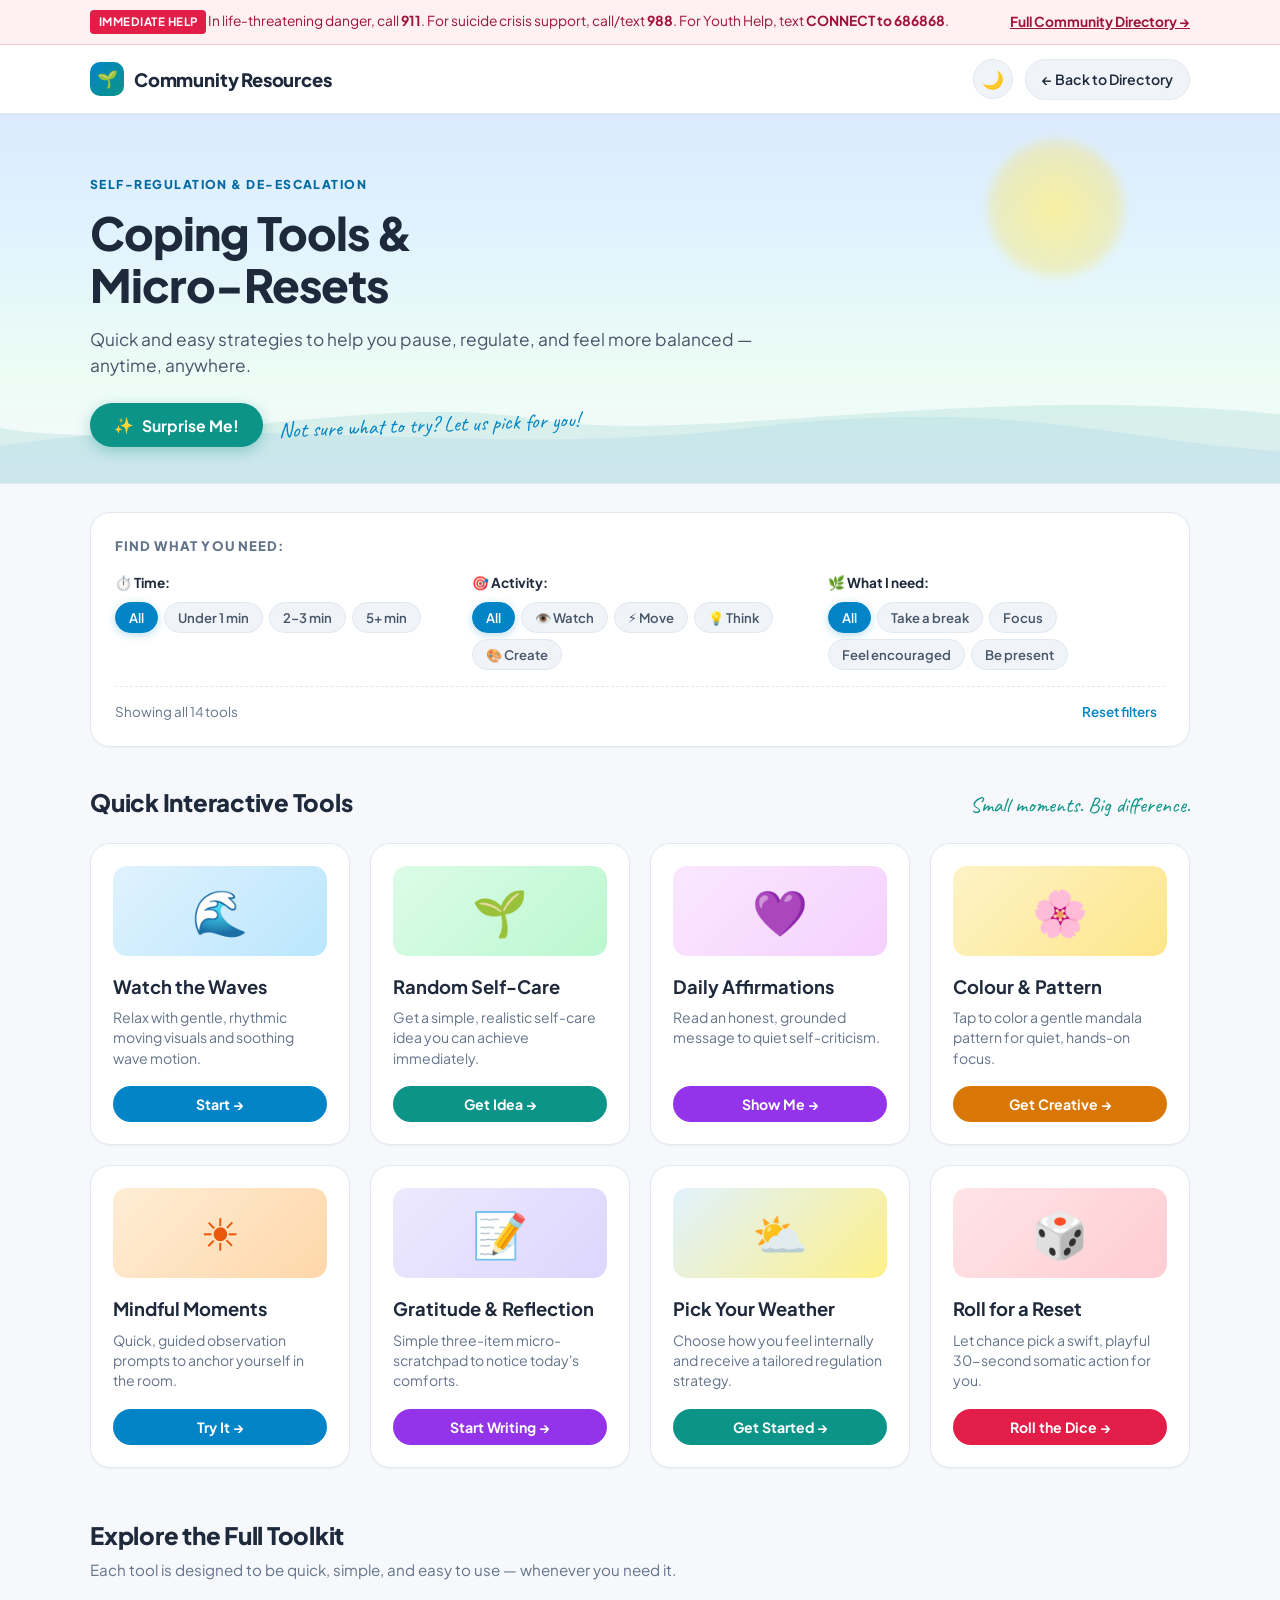
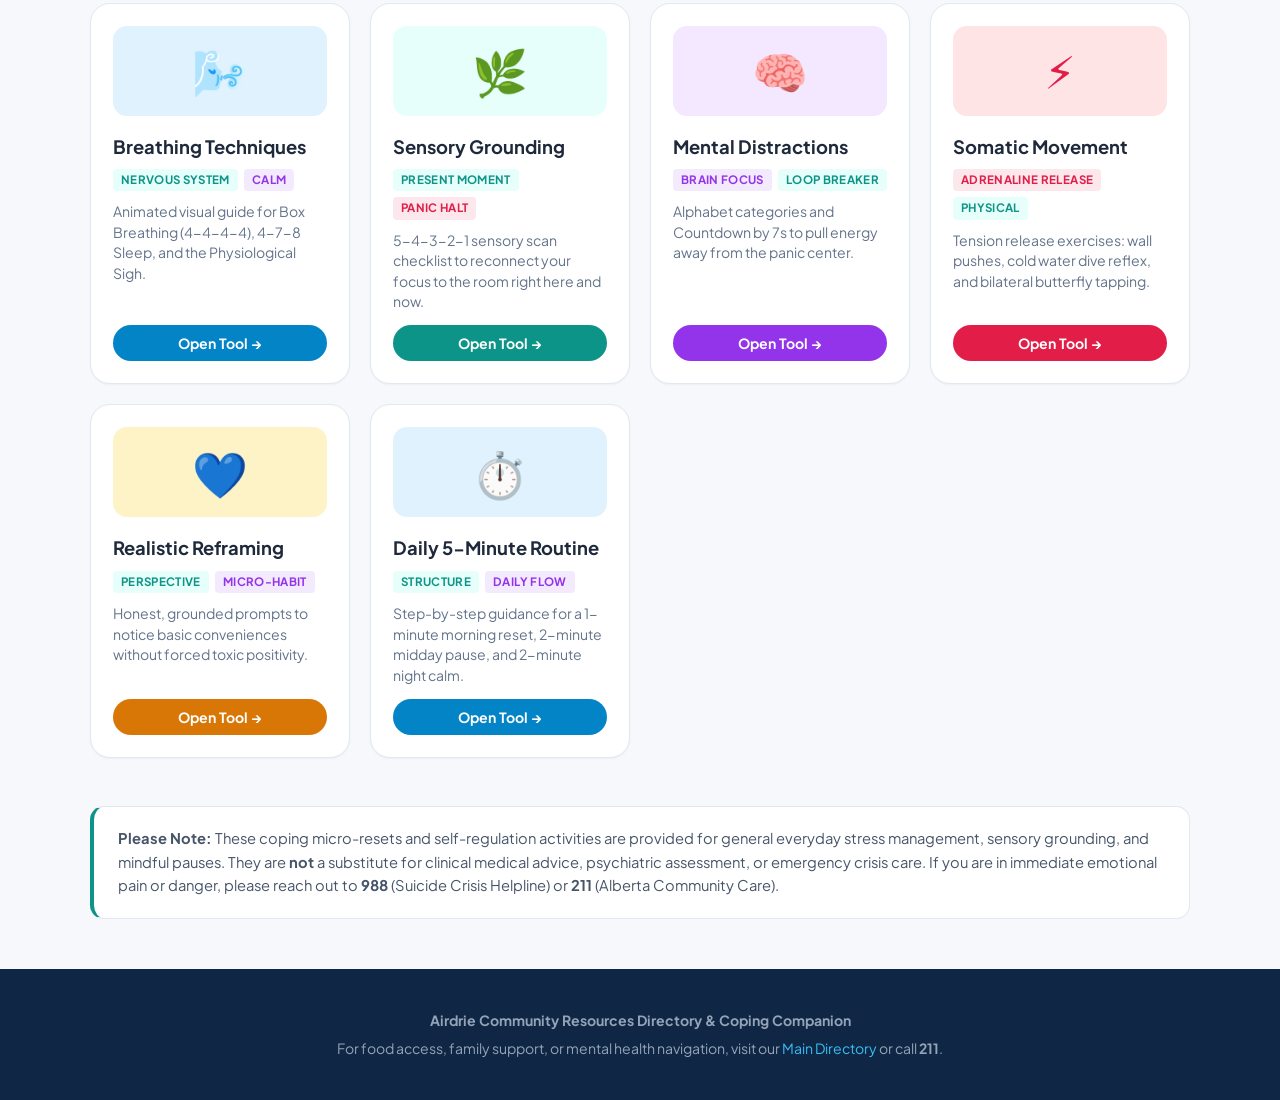
<file: new2.html>
<!DOCTYPE html>
<html lang="en-CA">
<head>
    <meta charset="UTF-8">
    <meta name="viewport" content="width=device-width, initial-scale=1.0">
    <title>New2 Coping Tools & Micro-Resets | Airdrie & Area Community Directory</title>
    <meta name="description" content="Quick, interactive strategies and micro-resets to help you pause, regulate, and feel more balanced anytime, anywhere.">
    <link rel="preconnect" href="https://fonts.googleapis.com">
    <link rel="preconnect" href="https://fonts.gstatic.com" crossorigin>
    <link href="https://fonts.googleapis.com/css2?family=Plus+Jakarta+Sans:wght@400;500;600;700;800&family=Caveat:wght@600&display=swap" rel="stylesheet">
    <style>
        /* ==========================================================================
           1. COLOR SYSTEM & CSS VARIABLES (LIGHT & DARK THEMES)
           ========================================================================== */
        :root {
            --font-main: 'Plus Jakarta Sans', system-ui, -apple-system, sans-serif;
            --font-script: 'Caveat', cursive, sans-serif;

            /* Light Palette - Soft organic nature tones */
            --bg-page: #f6f8fb;
            --bg-surface: #ffffff;
            --bg-surface-soft: #f0f4f9;
            --text-heading: #1e293b;
            --text-body: #475569;
            --text-muted: #64748b;
            --border-subtle: #e2e8f0;
            --border-hover: #cbd5e1;

            /* Brand & Accent Colors */
            --brand-primary: #0284c7;
            --brand-dark: #0f2744;
            --teal-accent: #0d9488;
            --teal-light: #ccfbf1;
            --teal-soft: #e6fffa;
            --sand-warm: #fef3c7;
            --coral-soft: #ffe4e6;
            --purple-soft: #f3e8ff;
            --blue-soft: #e0f2fe;

            /* Crisis Bar */
            --crisis-bg: #fff1f2;
            --crisis-border: #fecdd3;
            --crisis-text: #9f1239;
            --crisis-badge: #e11d48;

            /* Elevation Shadows */
            --shadow-sm: 0 1px 2px rgba(15, 23, 42, 0.04);
            --shadow-md: 0 4px 14px -2px rgba(15, 23, 42, 0.06);
            --shadow-lg: 0 12px 28px -6px rgba(15, 23, 42, 0.1);
            --shadow-modal: 0 20px 45px -10px rgba(15, 23, 42, 0.25);

            --radius-sm: 8px;
            --radius-md: 14px;
            --radius-lg: 20px;
            --radius-full: 9999px;

            --transition: all 0.2s cubic-bezier(0.16, 1, 0.3, 1);
        }

        /* Dark Theme - Eye-friendly deep slate, no harsh glare */
        [data-theme="dark"] {
            --bg-page: #0b1120;
            --bg-surface: #131d31;
            --bg-surface-soft: #1e293b;
            --text-heading: #f1f5f9;
            --text-body: #cbd5e1;
            --text-muted: #94a3b8;
            --border-subtle: #24344d;
            --border-hover: #334155;

            --brand-primary: #38bdf8;
            --brand-dark: #060911;
            --teal-accent: #2dd4bf;
            --teal-light: #134e4a;
            --teal-soft: rgba(20, 184, 166, 0.12);

            --crisis-bg: #2d1217;
            --crisis-border: #4c1d24;
            --crisis-text: #fecdd3;
            --crisis-badge: #be123c;

            --shadow-sm: 0 1px 2px rgba(0, 0, 0, 0.3);
            --shadow-md: 0 4px 14px -2px rgba(0, 0, 0, 0.4);
            --shadow-lg: 0 12px 28px -6px rgba(0, 0, 0, 0.5);
            --shadow-modal: 0 20px 50px -10px rgba(0, 0, 0, 0.7);
        }

        /* Base Resets */
        *, *::before, *::after {
            box-sizing: border-box;
            margin: 0;
            padding: 0;
        }

        body {
            font-family: var(--font-main);
            background-color: var(--bg-page);
            color: var(--text-body);
            line-height: 1.6;
            -webkit-font-smoothing: antialiased;
            transition: background-color 0.3s ease, color 0.3s ease;
        }

        button, input, textarea, select {
            font-family: inherit;
        }

        a {
            color: var(--brand-primary);
            text-decoration: none;
            transition: var(--transition);
        }
        a:hover {
            text-decoration: underline;
        }

        .container {
            width: 100%;
            max-width: 1140px;
            margin: 0 auto;
            padding: 0 20px;
        }

        .skip-link {
            position: absolute;
            top: -100px;
            left: 16px;
            background: var(--brand-dark);
            color: #ffffff;
            padding: 10px 16px;
            border-radius: var(--radius-sm);
            z-index: 10000;
            font-weight: 600;
        }
        .skip-link:focus {
            top: 16px;
        }

        /* ==========================================================================
           2. HEADER & CRISIS BANNER
           ========================================================================== */
        .crisis-bar {
            background-color: var(--crisis-bg);
            border-bottom: 1px solid var(--crisis-border);
            padding: 10px 0;
            font-size: 0.86rem;
            color: var(--crisis-text);
            transition: var(--transition);
        }
        .crisis-inner {
            display: flex;
            align-items: center;
            justify-content: space-between;
            gap: 12px;
            flex-wrap: wrap;
        }
        .crisis-badge {
            background-color: var(--crisis-badge);
            color: #ffffff;
            padding: 3px 9px;
            font-weight: 700;
            font-size: 0.72rem;
            letter-spacing: 0.04em;
            text-transform: uppercase;
            border-radius: 4px;
            display: inline-flex;
            align-items: center;
            gap: 4px;
        }
        .crisis-links strong {
            color: var(--crisis-text);
            font-weight: 700;
        }

        .site-header {
            background-color: var(--bg-surface);
            border-bottom: 1px solid var(--border-subtle);
            position: sticky;
            top: 0;
            z-index: 900;
            transition: var(--transition);
        }
        .header-inner {
            display: flex;
            align-items: center;
            justify-content: space-between;
            height: 68px;
        }
        .brand-link {
            display: flex;
            align-items: center;
            gap: 10px;
            font-weight: 800;
            font-size: 1.15rem;
            color: var(--text-heading);
            letter-spacing: -0.01em;
        }
        .brand-link:hover {
            text-decoration: none;
        }
        .brand-icon {
            width: 34px;
            height: 34px;
            background: linear-gradient(135deg, #0284c7, #0d9488);
            border-radius: 10px;
            display: flex;
            align-items: center;
            justify-content: center;
            color: #ffffff;
            font-size: 1.05rem;
        }
        .header-actions {
            display: flex;
            align-items: center;
            gap: 12px;
        }
        .theme-toggle-btn {
            background: var(--bg-surface-soft);
            border: 1px solid var(--border-subtle);
            color: var(--text-heading);
            width: 40px;
            height: 40px;
            border-radius: var(--radius-full);
            display: flex;
            align-items: center;
            justify-content: center;
            cursor: pointer;
            transition: var(--transition);
            font-size: 1.1rem;
        }
        .theme-toggle-btn:hover {
            border-color: var(--border-hover);
            transform: scale(1.05);
        }
        .btn-back {
            display: inline-flex;
            align-items: center;
            gap: 6px;
            background: var(--bg-surface-soft);
            border: 1px solid var(--border-subtle);
            color: var(--text-heading);
            padding: 8px 16px;
            border-radius: var(--radius-full);
            font-size: 0.88rem;
            font-weight: 600;
            transition: var(--transition);
        }
        .btn-back:hover {
            background: var(--border-subtle);
            text-decoration: none;
        }

        /* ==========================================================================
           3. HERO ILLUSTRATION SECTION (Matches Mockup Soft Mountains)
           ========================================================================== */
        .hero {
            position: relative;
            background: linear-gradient(180deg, #dbeafe 0%, #e0f2fe 30%, #ecfdf5 70%, var(--bg-page) 100%);
            padding: 56px 0 36px;
            overflow: hidden;
            border-bottom: 1px solid var(--border-subtle);
            transition: var(--transition);
        }
        [data-theme="dark"] .hero {
            background: linear-gradient(180deg, #0f1c30 0%, #11263d 30%, #0d282f 70%, var(--bg-page) 100%);
        }
        .hero-sun {
            position: absolute;
            top: 24px;
            right: 12%;
            width: 140px;
            height: 140px;
            background: radial-gradient(circle, #fef08a 0%, rgba(253, 224, 71, 0.4) 60%, rgba(253, 224, 71, 0) 80%);
            border-radius: 50%;
            pointer-events: none;
            opacity: 0.8;
            filter: blur(4px);
        }
        .hero-svg-landscape {
            position: absolute;
            bottom: 0;
            left: 0;
            width: 100%;
            height: 110px;
            pointer-events: none;
            opacity: 0.35;
        }
        [data-theme="dark"] .hero-svg-landscape {
            opacity: 0.15;
        }
        .hero-content {
            position: relative;
            z-index: 2;
            max-width: 680px;
        }
        .eyebrow {
            display: inline-block;
            font-size: 0.76rem;
            font-weight: 800;
            letter-spacing: 0.12em;
            text-transform: uppercase;
            color: #0369a1;
            margin-bottom: 12px;
        }
        [data-theme="dark"] .eyebrow {
            color: #38bdf8;
        }
        .hero h1 {
            font-size: clamp(2rem, 4.5vw, 2.85rem);
            font-weight: 800;
            line-height: 1.15;
            color: var(--text-heading);
            letter-spacing: -0.02em;
            margin-bottom: 14px;
        }
        .hero p {
            font-size: 1.08rem;
            color: var(--text-body);
            margin-bottom: 24px;
            line-height: 1.55;
        }

        /* Surprise Me Button with Script Note */
        .surprise-wrapper {
            display: inline-flex;
            align-items: center;
            gap: 16px;
            flex-wrap: wrap;
        }
        .btn-surprise {
            background: #0d9488;
            color: #ffffff;
            border: none;
            padding: 12px 24px;
            border-radius: var(--radius-full);
            font-size: 0.98rem;
            font-weight: 700;
            cursor: pointer;
            box-shadow: 0 4px 14px rgba(13, 148, 136, 0.35);
            display: inline-flex;
            align-items: center;
            gap: 8px;
            transition: var(--transition);
        }
        .btn-surprise:hover {
            background: #0f766e;
            transform: translateY(-2px);
            box-shadow: 0 6px 18px rgba(13, 148, 136, 0.45);
        }
        .surprise-note {
            font-family: var(--font-script);
            font-size: 1.35rem;
            color: #0284c7;
            line-height: 1.1;
            transform: rotate(-2deg);
        }
        [data-theme="dark"] .surprise-note {
            color: #38bdf8;
        }

        /* ==========================================================================
           4. 3-TIER FILTER BAR (Time, Activity, What I Need)
           ========================================================================== */
        .filters-section {
            background: var(--bg-surface);
            border: 1px solid var(--border-subtle);
            border-radius: var(--radius-lg);
            padding: 22px 24px;
            margin: 28px 0 36px;
            box-shadow: var(--shadow-sm);
        }
        .filters-title {
            font-size: 0.82rem;
            font-weight: 800;
            text-transform: uppercase;
            letter-spacing: 0.08em;
            color: var(--text-muted);
            margin-bottom: 16px;
        }
        .filters-grid {
            display: grid;
            grid-template-columns: repeat(auto-fit, minmax(260px, 1fr));
            gap: 20px;
        }
        .filter-group {
            display: flex;
            flex-direction: column;
            gap: 8px;
        }
        .filter-label {
            font-size: 0.85rem;
            font-weight: 700;
            color: var(--text-heading);
            display: flex;
            align-items: center;
            gap: 6px;
        }
        .pill-cluster {
            display: flex;
            flex-wrap: wrap;
            gap: 6px;
        }
        .pill-btn {
            background: var(--bg-surface-soft);
            border: 1px solid var(--border-subtle);
            color: var(--text-body);
            padding: 6px 13px;
            border-radius: var(--radius-full);
            font-size: 0.82rem;
            font-weight: 600;
            cursor: pointer;
            transition: var(--transition);
            display: inline-flex;
            align-items: center;
            gap: 5px;
        }
        .pill-btn:hover {
            border-color: var(--border-hover);
            color: var(--text-heading);
        }
        .pill-btn.active {
            background: var(--brand-primary);
            color: #ffffff;
            border-color: var(--brand-primary);
            box-shadow: 0 2px 8px rgba(2, 132, 199, 0.28);
        }
        .filter-footer-bar {
            margin-top: 16px;
            padding-top: 12px;
            border-top: 1px dashed var(--border-subtle);
            display: flex;
            justify-content: space-between;
            align-items: center;
            font-size: 0.84rem;
            color: var(--text-muted);
        }
        .btn-clear-filters {
            background: none;
            border: none;
            color: var(--brand-primary);
            font-size: 0.84rem;
            font-weight: 600;
            cursor: pointer;
            padding: 4px 8px;
            border-radius: 4px;
        }
        .btn-clear-filters:hover {
            text-decoration: underline;
        }

        /* ==========================================================================
           5. CARDS SECTIONS (Quick Tools & Full Toolkit)
           ========================================================================== */
        .section-header {
            display: flex;
            justify-content: space-between;
            align-items: baseline;
            margin-bottom: 20px;
        }
        .section-header h2 {
            font-size: 1.5rem;
            font-weight: 800;
            color: var(--text-heading);
            letter-spacing: -0.01em;
        }
        .section-tagline {
            font-family: var(--font-script);
            font-size: 1.35rem;
            color: #0d9488;
        }
        [data-theme="dark"] .section-tagline {
            color: #2dd4bf;
        }

        .cards-grid {
            display: grid;
            grid-template-columns: repeat(auto-fill, minmax(250px, 1fr));
            gap: 20px;
            margin-bottom: 48px;
        }

        /* Individual Card */
        .tool-card {
            background: var(--bg-surface);
            border: 1px solid var(--border-subtle);
            border-radius: var(--radius-lg);
            padding: 22px;
            box-shadow: var(--shadow-sm);
            display: flex;
            flex-direction: column;
            justify-content: space-between;
            position: relative;
            transition: var(--transition);
            overflow: hidden;
        }
        .tool-card:hover {
            transform: translateY(-4px);
            box-shadow: var(--shadow-md);
            border-color: var(--border-hover);
        }
        .card-illu {
            height: 90px;
            display: flex;
            align-items: center;
            justify-content: center;
            border-radius: var(--radius-md);
            margin-bottom: 16px;
            font-size: 2.8rem;
            background: var(--bg-surface-soft);
            user-select: none;
            position: relative;
            overflow: hidden;
        }

        /* Distinct Pastel Card Headers matching the mockup palette */
        .card-theme-waves .card-illu { background: linear-gradient(135deg, #e0f2fe, #bae6fd); color: #0284c7; }
        .card-theme-plant .card-illu { background: linear-gradient(135deg, #dcfce7, #bbf7d0); color: #16a34a; }
        .card-theme-heart .card-illu { background: linear-gradient(135deg, #fae8ff, #f5d0fe); color: #a855f7; }
        .card-theme-art .card-illu { background: linear-gradient(135deg, #fef3c7, #fde68a); color: #d97706; }
        .card-theme-sun .card-illu { background: linear-gradient(135deg, #ffedd5, #fed7aa); color: #ea580c; }
        .card-theme-note .card-illu { background: linear-gradient(135deg, #ede9fe, #ddd6fe); color: #7c3aed; }
        .card-theme-weather .card-illu { background: linear-gradient(135deg, #e0f2fe, #fef08a); color: #0284c7; }
        .card-theme-dice .card-illu { background: linear-gradient(135deg, #ffe4e6, #fecdd3); color: #e11d48; }

        .card-body {
            flex: 1;
            margin-bottom: 18px;
        }
        .card-title {
            font-size: 1.15rem;
            font-weight: 700;
            color: var(--text-heading);
            margin-bottom: 6px;
        }
        .card-desc {
            font-size: 0.88rem;
            color: var(--text-muted);
            line-height: 1.45;
        }

        /* Pill badges for full toolkit */
        .card-badge-row {
            display: flex;
            gap: 6px;
            margin: 8px 0 10px;
            flex-wrap: wrap;
        }
        .card-badge {
            font-size: 0.72rem;
            font-weight: 700;
            padding: 2px 8px;
            border-radius: 4px;
            text-transform: uppercase;
            letter-spacing: 0.03em;
        }
        .badge-cyan { background: var(--teal-soft); color: var(--teal-accent); }
        .badge-purple { background: rgba(147, 51, 234, 0.1); color: #9333ea; }
        .badge-coral { background: rgba(225, 29, 72, 0.1); color: #e11d48; }

        /* Card Action Buttons */
        .card-btn {
            background: #0284c7;
            color: #ffffff;
            border: none;
            padding: 9px 16px;
            border-radius: var(--radius-full);
            font-size: 0.88rem;
            font-weight: 700;
            cursor: pointer;
            display: inline-flex;
            align-items: center;
            justify-content: center;
            gap: 6px;
            transition: var(--transition);
            width: 100%;
        }
        .card-btn:hover {
            background: #0369a1;
        }
        .card-btn-teal { background: #0d9488; }
        .card-btn-teal:hover { background: #0f766e; }
        .card-btn-purple { background: #9333ea; }
        .card-btn-purple:hover { background: #7e22ce; }
        .card-btn-amber { background: #d97706; }
        .card-btn-amber:hover { background: #b45309; }
        .card-btn-rose { background: #e11d48; }
        .card-btn-rose:hover { background: #be123c; }

        /* ==========================================================================
           6. ACCESSIBLE MODAL SYSTEM (For focused immersion)
           ========================================================================== */
        dialog {
            border: none;
            border-radius: var(--radius-lg);
            background: var(--bg-surface);
            color: var(--text-body);
            width: 90%;
            max-width: 620px;
            margin: auto;
            padding: 0;
            box-shadow: var(--shadow-modal);
            outline: none;
            overflow: hidden;
        }
        dialog::backdrop {
            background: rgba(15, 23, 42, 0.65);
            backdrop-filter: blur(4px);
        }
        .modal-header {
            padding: 20px 24px;
            border-bottom: 1px solid var(--border-subtle);
            display: flex;
            align-items: center;
            justify-content: space-between;
            background: var(--bg-surface);
        }
        .modal-title-group {
            display: flex;
            align-items: center;
            gap: 12px;
        }
        .modal-icon {
            font-size: 1.6rem;
        }
        .modal-title {
            font-size: 1.25rem;
            font-weight: 800;
            color: var(--text-heading);
        }
        .btn-modal-close {
            background: var(--bg-surface-soft);
            border: 1px solid var(--border-subtle);
            color: var(--text-muted);
            width: 36px;
            height: 36px;
            border-radius: var(--radius-full);
            cursor: pointer;
            font-size: 1.2rem;
            display: flex;
            align-items: center;
            justify-content: center;
            transition: var(--transition);
        }
        .btn-modal-close:hover {
            color: var(--text-heading);
            background: var(--border-subtle);
        }
        .modal-body {
            padding: 24px;
            max-height: 80vh;
            overflow-y: auto;
        }

        /* ==========================================================================
           7. TOOL SPECIFIC COMPONENTS
           ========================================================================== */
        /* Waves Canvas */
        .waves-canvas-wrap {
            width: 100%;
            height: 240px;
            border-radius: var(--radius-md);
            background: #0f172a;
            position: relative;
            overflow: hidden;
            margin-bottom: 16px;
        }
        #wavesCanvas {
            width: 100%;
            height: 100%;
            display: block;
        }
        .canvas-controls {
            display: flex;
            align-items: center;
            justify-content: space-between;
            gap: 12px;
        }

        /* Mandala / Coloring SVG */
        .mandala-wrap {
            width: 100%;
            display: flex;
            flex-direction: column;
            align-items: center;
            gap: 18px;
        }
        .mandala-svg {
            width: 260px;
            height: 260px;
            touch-action: manipulation;
        }
        .mandala-svg path, .mandala-svg circle {
            cursor: pointer;
            transition: fill 0.25s ease;
            stroke: #334155;
            stroke-width: 2;
        }
        .color-palette {
            display: flex;
            gap: 10px;
            flex-wrap: wrap;
            justify-content: center;
        }
        .color-dot {
            width: 34px;
            height: 34px;
            border-radius: 50%;
            border: 3px solid transparent;
            cursor: pointer;
            transition: var(--transition);
        }
        .color-dot.active {
            border-color: var(--text-heading);
            transform: scale(1.15);
        }

        /* 3D Dice Container */
        .dice-area {
            text-align: center;
            padding: 24px 0;
        }
        .dice-cube {
            width: 90px;
            height: 90px;
            margin: 0 auto 20px;
            background: #e11d48;
            color: #ffffff;
            border-radius: 18px;
            display: flex;
            align-items: center;
            justify-content: center;
            font-size: 2.8rem;
            font-weight: 800;
            box-shadow: 0 10px 20px rgba(225, 29, 72, 0.35);
            transition: transform 0.6s cubic-bezier(0.34, 1.56, 0.64, 1);
        }
        .dice-rolling {
            animation: rollAnimation 0.6s infinite linear;
        }
        @keyframes rollAnimation {
            0% { transform: rotate(0deg) scale(0.9); }
            50% { transform: rotate(180deg) scale(1.1); }
            100% { transform: rotate(360deg) scale(0.9); }
        }

        /* Breathing Pacer Visualizer */
        .pacer-wrap {
            text-align: center;
            padding: 20px 0;
        }
        .pacer-orb-ring {
            position: relative;
            width: 220px;
            height: 220px;
            margin: 16px auto;
            border-radius: 50%;
            border: 2px dashed var(--teal-accent);
            display: flex;
            align-items: center;
            justify-content: center;
        }
        .pacer-orb {
            width: 110px;
            height: 110px;
            background: radial-gradient(circle, #2dd4bf, #0d9488);
            border-radius: 50%;
            display: flex;
            flex-direction: column;
            align-items: center;
            justify-content: center;
            color: #ffffff;
            box-shadow: 0 0 35px rgba(13, 148, 136, 0.45);
            transition: transform 1s ease-in-out;
        }
        .pacer-phase { font-size: 1.1rem; font-weight: 700; }
        .pacer-sec { font-size: 1.7rem; font-weight: 800; }

        /* Weather selector */
        .weather-grid {
            display: grid;
            grid-template-columns: repeat(2, 1fr);
            gap: 12px;
            margin-bottom: 20px;
        }
        .weather-btn {
            background: var(--bg-surface-soft);
            border: 2px solid var(--border-subtle);
            border-radius: var(--radius-md);
            padding: 16px;
            text-align: center;
            cursor: pointer;
            transition: var(--transition);
        }
        .weather-btn:hover, .weather-btn.active {
            border-color: var(--brand-primary);
            background: var(--teal-soft);
        }
        .weather-emoji { font-size: 2.2rem; display: block; margin-bottom: 6px; }

        /* Checklist 5-4-3-2-1 */
        .check-step {
            display: flex;
            align-items: flex-start;
            gap: 12px;
            padding: 14px;
            border: 1px solid var(--border-subtle);
            border-radius: var(--radius-sm);
            margin-bottom: 10px;
            background: var(--bg-surface-soft);
            cursor: pointer;
        }
        .check-step input {
            width: 20px;
            height: 20px;
            margin-top: 3px;
            accent-color: var(--teal-accent);
        }

        /* Generic Big Display for Generators */
        .generator-card {
            background: var(--bg-surface-soft);
            border: 1px solid var(--border-subtle);
            border-radius: var(--radius-md);
            padding: 24px;
            text-align: center;
            margin-bottom: 20px;
        }
        .gen-main-text {
            font-size: 1.25rem;
            font-weight: 700;
            color: var(--text-heading);
            margin-bottom: 8px;
            line-height: 1.4;
        }
        .gen-sub-text {
            font-size: 0.9rem;
            color: var(--text-muted);
        }

        /* 3 Things Inputs */
        .gratitude-input-group {
            display: flex;
            flex-direction: column;
            gap: 10px;
            margin-bottom: 16px;
        }
        .gratitude-input {
            width: 100%;
            padding: 12px 16px;
            border: 1px solid var(--border-subtle);
            border-radius: var(--radius-sm);
            background: var(--bg-surface);
            color: var(--text-heading);
            font-size: 0.95rem;
        }

        /* ==========================================================================
           8. CLINICAL DISCLAIMER & FOOTER
           ========================================================================== */
        .disclaimer-section {
            background: var(--bg-surface);
            border: 1px solid var(--border-subtle);
            border-left: 4px solid var(--teal-accent);
            padding: 20px 24px;
            border-radius: var(--radius-md);
            margin-bottom: 50px;
            font-size: 0.92rem;
            color: var(--text-body);
        }

        .site-footer {
            background: var(--brand-dark);
            color: #94a3b8;
            padding: 40px 0;
            font-size: 0.88rem;
            text-align: center;
        }
        .site-footer a {
            color: #38bdf8;
        }

        @media (max-width: 768px) {
            .hero { padding: 36px 0 28px; }
            .hero-sun { display: none; }
            .section-header { flex-direction: column; gap: 4px; }
            .weather-grid { grid-template-columns: 1fr; }
        }
    </style>
</head>
<body>
    <a class="skip-link" href="#main-content">Skip to content</a>

    <!-- 1. CRISIS ALERT BANNER -->
    <aside class="crisis-bar" aria-label="Immediate crisis assistance">
        <div class="container crisis-inner">
            <div class="crisis-links">
                <span class="crisis-badge">Immediate Help</span>
                <span>In life-threatening danger, call <strong>911</strong>. For suicide crisis support, call/text <strong>988</strong>. For Youth Help, text <strong>CONNECT to 686868</strong>.</span>
            </div>
            <a href="index.html" style="font-weight: 700; color: var(--crisis-text); text-decoration: underline;">Full Community Directory →</a>
        </div>
    </aside>

    <!-- 2. SITE HEADER -->
    <header class="site-header">
        <div class="container header-inner">
            <a class="brand-link" href="index.html" aria-label="Community Resources Directory Home">
                <span class="brand-icon" aria-hidden="true">🌱</span>
                <span>Community Resources</span>
            </a>
            <div class="header-actions">
                <button id="themeToggleBtn" class="theme-toggle-btn" aria-label="Toggle light or dark theme" title="Toggle theme">
                    <span id="themeIcon">🌙</span>
                </button>
                <a class="btn-back" href="index.html">← Back to Directory</a>
            </div>
        </div>
    </header>

    <main id="main-content">
        <!-- 3. HERO SECTION (ILLUSTRATED SOFT MOUNTAIN VIBE) -->
        <section class="hero">
            <div class="hero-sun" aria-hidden="true"></div>
            <!-- Landscape silhouette SVG -->
            <svg class="hero-svg-landscape" preserveAspectRatio="none" viewBox="0 0 1200 120" fill="none">
                <path d="M0,60 C150,90 350,20 500,50 C650,80 900,10 1200,45 L1200,120 L0,120 Z" fill="#0d9488" fill-opacity="0.3"/>
                <path d="M0,80 C200,40 450,95 700,60 C950,25 1050,75 1200,85 L1200,120 L0,120 Z" fill="#0284c7" fill-opacity="0.25"/>
            </svg>

            <div class="container">
                <div class="hero-content">
                    <span class="eyebrow">SELF-REGULATION & DE-ESCALATION</span>
                    <h1>Coping Tools &<br>Micro-Resets</h1>
                    <p>Quick and easy strategies to help you pause, regulate, and feel more balanced — anytime, anywhere.</p>
                    
                    <div class="surprise-wrapper">
                        <button id="surpriseMeBtn" class="btn-surprise">
                            <span>✨</span>
                            <span>Surprise Me!</span>
                        </button>
                        <span class="surprise-note">Not sure what to try? Let us pick for you!</span>
                    </div>
                </div>
            </div>
        </section>

        <div class="container">
            <!-- 4. THREE-WAY FILTER BAR -->
            <section class="filters-section" aria-label="Tool category filters">
                <div class="filters-title">Find what you need:</div>
                <div class="filters-grid">
                    <!-- Filter 1: Time -->
                    <div class="filter-group">
                        <span class="filter-label">⏱️ Time:</span>
                        <div class="pill-cluster" data-filter-group="time">
                            <button class="pill-btn active" data-val="all">All</button>
                            <button class="pill-btn" data-val="under1">Under 1 min</button>
                            <button class="pill-btn" data-val="2-3min">2–3 min</button>
                            <button class="pill-btn" data-val="5plus">5+ min</button>
                        </div>
                    </div>

                    <!-- Filter 2: Activity -->
                    <div class="filter-group">
                        <span class="filter-label">🎯 Activity:</span>
                        <div class="pill-cluster" data-filter-group="activity">
                            <button class="pill-btn active" data-val="all">All</button>
                            <button class="pill-btn" data-val="watch">👁️ Watch</button>
                            <button class="pill-btn" data-val="move">⚡ Move</button>
                            <button class="pill-btn" data-val="think">💡 Think</button>
                            <button class="pill-btn" data-val="create">🎨 Create</button>
                        </div>
                    </div>

                    <!-- Filter 3: What I Need -->
                    <div class="filter-group">
                        <span class="filter-label">🌿 What I need:</span>
                        <div class="pill-cluster" data-filter-group="need">
                            <button class="pill-btn active" data-val="all">All</button>
                            <button class="pill-btn" data-val="break">Take a break</button>
                            <button class="pill-btn" data-val="focus">Focus</button>
                            <button class="pill-btn" data-val="encourage">Feel encouraged</button>
                            <button class="pill-btn" data-val="present">Be present</button>
                        </div>
                    </div>
                </div>

                <div class="filter-footer-bar">
                    <span id="filterCount">Showing all 14 tools</span>
                    <button id="clearFiltersBtn" class="btn-clear-filters">Reset filters</button>
                </div>
            </section>

            <!-- 5. QUICK INTERACTIVE TOOLS (TOP 8 CARDS) -->
            <section aria-labelledby="quick-tools-heading">
                <div class="section-header">
                    <h2 id="quick-tools-heading">Quick Interactive Tools</h2>
                    <span class="section-tagline">Small moments. Big difference.</span>
                </div>

                <div class="cards-grid" id="quickToolsGrid">
                    <!-- 1. Watch the Waves -->
                    <article class="tool-card card-theme-waves" data-time="under1,2-3min" data-activity="watch" data-need="break,present" data-modal="modal-waves">
                        <div class="card-illu" aria-hidden="true">🌊</div>
                        <div class="card-body">
                            <h3 class="card-title">Watch the Waves</h3>
                            <p class="card-desc">Relax with gentle, rhythmic moving visuals and soothing wave motion.</p>
                        </div>
                        <button class="card-btn" type="button">Start →</button>
                    </article>

                    <!-- 2. Random Self-Care -->
                    <article class="tool-card card-theme-plant" data-time="under1" data-activity="think" data-need="break,encourage" data-modal="modal-selfcare">
                        <div class="card-illu" aria-hidden="true">🌱</div>
                        <div class="card-body">
                            <h3 class="card-title">Random Self-Care</h3>
                            <p class="card-desc">Get a simple, realistic self-care idea you can achieve immediately.</p>
                        </div>
                        <button class="card-btn card-btn-teal" type="button">Get Idea →</button>
                    </article>

                    <!-- 3. Daily Affirmations -->
                    <article class="tool-card card-theme-heart" data-time="under1" data-activity="think" data-need="encourage" data-modal="modal-affirmations">
                        <div class="card-illu" aria-hidden="true">💜</div>
                        <div class="card-body">
                            <h3 class="card-title">Daily Affirmations</h3>
                            <p class="card-desc">Read an honest, grounded message to quiet self-criticism.</p>
                        </div>
                        <button class="card-btn card-btn-purple" type="button">Show Me →</button>
                    </article>

                    <!-- 4. Colour & Pattern -->
                    <article class="tool-card card-theme-art" data-time="2-3min,5plus" data-activity="create" data-need="focus,break" data-modal="modal-colour">
                        <div class="card-illu" aria-hidden="true">🌸</div>
                        <div class="card-body">
                            <h3 class="card-title">Colour & Pattern</h3>
                            <p class="card-desc">Tap to color a gentle mandala pattern for quiet, hands-on focus.</p>
                        </div>
                        <button class="card-btn card-btn-amber" type="button">Get Creative →</button>
                    </article>

                    <!-- 5. Mindful Moments -->
                    <article class="tool-card card-theme-sun" data-time="under1,2-3min" data-activity="watch,think" data-need="present,focus" data-modal="modal-mindful">
                        <div class="card-illu" aria-hidden="true">☀️</div>
                        <div class="card-body">
                            <h3 class="card-title">Mindful Moments</h3>
                            <p class="card-desc">Quick, guided observation prompts to anchor yourself in the room.</p>
                        </div>
                        <button class="card-btn" type="button">Try It →</button>
                    </article>

                    <!-- 6. Gratitude & Reflection -->
                    <article class="tool-card card-theme-note" data-time="2-3min" data-activity="create,think" data-need="encourage,present" data-modal="modal-gratitude">
                        <div class="card-illu" aria-hidden="true">📝</div>
                        <div class="card-body">
                            <h3 class="card-title">Gratitude & Reflection</h3>
                            <p class="card-desc">Simple three-item micro-scratchpad to notice today's comforts.</p>
                        </div>
                        <button class="card-btn card-btn-purple" type="button">Start Writing →</button>
                    </article>

                    <!-- 7. Pick Your Weather -->
                    <article class="tool-card card-theme-weather" data-time="under1" data-activity="think" data-need="break,present" data-modal="modal-weather">
                        <div class="card-illu" aria-hidden="true">⛅</div>
                        <div class="card-body">
                            <h3 class="card-title">Pick Your Weather</h3>
                            <p class="card-desc">Choose how you feel internally and receive a tailored regulation strategy.</p>
                        </div>
                        <button class="card-btn card-btn-teal" type="button">Get Started →</button>
                    </article>

                    <!-- 8. Roll for a Reset -->
                    <article class="tool-card card-theme-dice" data-time="under1" data-activity="move,think" data-need="break,present" data-modal="modal-dice">
                        <div class="card-illu" aria-hidden="true">🎲</div>
                        <div class="card-body">
                            <h3 class="card-title">Roll for a Reset</h3>
                            <p class="card-desc">Let chance pick a swift, playful 30-second somatic action for you.</p>
                        </div>
                        <button class="card-btn card-btn-rose" type="button">Roll the Dice →</button>
                    </article>
                </div>
            </section>

            <!-- 6. EXPLORE THE FULL TOOLKIT (BOTTOM 6 CARDS) -->
            <section aria-labelledby="full-toolkit-heading">
                <div class="section-header">
                    <div>
                        <h2 id="full-toolkit-heading">Explore the Full Toolkit</h2>
                        <p style="font-size: 0.95rem; color: var(--text-muted); margin-top: 4px;">Each tool is designed to be quick, simple, and easy to use — whenever you need it.</p>
                    </div>
                </div>

                <div class="cards-grid" id="fullToolkitGrid">
                    <!-- 9. Breathing Techniques -->
                    <article class="tool-card" data-time="2-3min,5plus" data-activity="watch,move" data-need="break,focus,present" data-modal="modal-breathing">
                        <div>
                            <div class="card-illu" style="background: var(--blue-soft); color: #0284c7;">🌬️</div>
                            <h3 class="card-title">Breathing Techniques</h3>
                            <div class="card-badge-row">
                                <span class="card-badge badge-cyan">Nervous System</span>
                                <span class="card-badge badge-purple">Calm</span>
                            </div>
                            <p class="card-desc">Animated visual guide for Box Breathing (4-4-4-4), 4-7-8 Sleep, and the Physiological Sigh.</p>
                        </div>
                        <button class="card-btn" style="margin-top: 14px;" type="button">Open Tool →</button>
                    </article>

                    <!-- 10. Sensory Grounding -->
                    <article class="tool-card" data-time="2-3min" data-activity="think,watch" data-need="present,focus" data-modal="modal-grounding">
                        <div>
                            <div class="card-illu" style="background: var(--teal-soft); color: #0d9488;">🌿</div>
                            <h3 class="card-title">Sensory Grounding</h3>
                            <div class="card-badge-row">
                                <span class="card-badge badge-cyan">Present Moment</span>
                                <span class="card-badge badge-coral">Panic Halt</span>
                            </div>
                            <p class="card-desc">5-4-3-2-1 sensory scan checklist to reconnect your focus to the room right here and now.</p>
                        </div>
                        <button class="card-btn card-btn-teal" style="margin-top: 14px;" type="button">Open Tool →</button>
                    </article>

                    <!-- 11. Mental Distractions -->
                    <article class="tool-card" data-time="under1,2-3min" data-activity="think" data-need="focus,break" data-modal="modal-distraction">
                        <div>
                            <div class="card-illu" style="background: var(--purple-soft); color: #9333ea;">🧠</div>
                            <h3 class="card-title">Mental Distractions</h3>
                            <div class="card-badge-row">
                                <span class="card-badge badge-purple">Brain Focus</span>
                                <span class="card-badge badge-cyan">Loop Breaker</span>
                            </div>
                            <p class="card-desc">Alphabet categories and Countdown by 7s to pull energy away from the panic center.</p>
                        </div>
                        <button class="card-btn card-btn-purple" style="margin-top: 14px;" type="button">Open Tool →</button>
                    </article>

                    <!-- 12. Somatic Movement -->
                    <article class="tool-card" data-time="under1,2-3min" data-activity="move" data-need="break,present" data-modal="modal-somatic">
                        <div>
                            <div class="card-illu" style="background: var(--coral-soft); color: #e11d48;">⚡</div>
                            <h3 class="card-title">Somatic Movement</h3>
                            <div class="card-badge-row">
                                <span class="card-badge badge-coral">Adrenaline Release</span>
                                <span class="card-badge badge-cyan">Physical</span>
                            </div>
                            <p class="card-desc">Tension release exercises: wall pushes, cold water dive reflex, and bilateral butterfly tapping.</p>
                        </div>
                        <button class="card-btn card-btn-rose" style="margin-top: 14px;" type="button">Open Tool →</button>
                    </article>

                    <!-- 13. Realistic Reframing -->
                    <article class="tool-card" data-time="under1,2-3min" data-activity="think" data-need="encourage" data-modal="modal-reframing">
                        <div>
                            <div class="card-illu" style="background: var(--sand-warm); color: #d97706;">💙</div>
                            <h3 class="card-title">Realistic Reframing</h3>
                            <div class="card-badge-row">
                                <span class="card-badge badge-cyan">Perspective</span>
                                <span class="card-badge badge-purple">Micro-Habit</span>
                            </div>
                            <p class="card-desc">Honest, grounded prompts to notice basic conveniences without forced toxic positivity.</p>
                        </div>
                        <button class="card-btn card-btn-amber" style="margin-top: 14px;" type="button">Open Tool →</button>
                    </article>

                    <!-- 14. Daily 5-Minute Routine -->
                    <article class="tool-card" data-time="5plus" data-activity="move,think" data-need="present,focus" data-modal="modal-routine">
                        <div>
                            <div class="card-illu" style="background: var(--blue-soft); color: #0284c7;">⏱️</div>
                            <h3 class="card-title">Daily 5-Minute Routine</h3>
                            <div class="card-badge-row">
                                <span class="card-badge badge-cyan">Structure</span>
                                <span class="card-badge badge-purple">Daily Flow</span>
                            </div>
                            <p class="card-desc">Step-by-step guidance for a 1-minute morning reset, 2-minute midday pause, and 2-minute night calm.</p>
                        </div>
                        <button class="card-btn" style="margin-top: 14px;" type="button">Open Tool →</button>
                    </article>
                </div>
            </section>

            <!-- 7. CLINICAL DISCLAIMER -->
            <section class="disclaimer-section" role="note">
                <p><strong>Please Note:</strong> These coping micro-resets and self-regulation activities are provided for general everyday stress management, sensory grounding, and mindful pauses. They are <strong>not</strong> a substitute for clinical medical advice, psychiatric assessment, or emergency crisis care. If you are in immediate emotional pain or danger, please reach out to <strong>988</strong> (Suicide Crisis Helpline) or <strong>211</strong> (Alberta Community Care).</p>
            </section>
        </div>
    </main>

    <!-- 8. FOOTER -->
    <footer class="site-footer">
        <div class="container">
            <p><strong>Airdrie Community Resources Directory & Coping Companion</strong></p>
            <p style="margin-top: 6px;">For food access, family support, or mental health navigation, visit our <a href="index.html">Main Directory</a> or call <strong>211</strong>.</p>
        </div>
    </footer>

    <!-- ==========================================================================
       9. INTERACTIVE MODAL DIALOGS
       ========================================================================== -->

    <!-- MODAL 1: Watch the Waves -->
    <dialog id="modal-waves">
        <div class="modal-header">
            <div class="modal-title-group">
                <span class="modal-icon">🌊</span>
                <h3 class="modal-title">Watch the Waves</h3>
            </div>
            <button class="btn-modal-close" data-close aria-label="Close modal">&times;</button>
        </div>
        <div class="modal-body">
            <div class="waves-canvas-wrap">
                <canvas id="wavesCanvas"></canvas>
            </div>
            <p style="font-size: 0.9rem; color: var(--text-muted); margin-bottom: 16px;">
                Rest your eyes and observe the layered motion. Match your breathing gently with the crest and fall of the tide.
            </p>
         <div class="canvas-controls">
    <div style="display: flex; gap: 8px;">
        <button id="toggleWavesBtn" class="pill-btn active">Pause Waves</button>
        <button id="toggleWaveSizeBtn" class="pill-btn">Bigger Waves</button>
    </div>
    <span style="font-size: 0.85rem; color: var(--text-muted);">Calm Frequency: ~6 cycles/min</span>
</div>
    </dialog>

    <!-- MODAL 2: Random Self-Care -->
    <dialog id="modal-selfcare">
        <div class="modal-header">
            <div class="modal-title-group">
                <span class="modal-icon">🌱</span>
                <h3 class="modal-title">Random Self-Care Idea</h3>
            </div>
            <button class="btn-modal-close" data-close aria-label="Close modal">&times;</button>
        </div>
        <div class="modal-body">
            <div class="generator-card">
                <div id="selfCareText" class="gen-main-text">Take 4 slow sips of cool water and notice the temperature in your throat.</div>
                <div class="gen-sub-text">A micro-action you can finish in under 60 seconds.</div>
            </div>
            <button id="newSelfCareBtn" class="card-btn card-btn-teal">Give Me Another Idea →</button>
        </div>
    </dialog>

    <!-- MODAL 3: Daily Affirmations -->
    <dialog id="modal-affirmations">
        <div class="modal-header">
            <div class="modal-title-group">
                <span class="modal-icon">💜</span>
                <h3 class="modal-title">Daily Affirmation</h3>
            </div>
            <button class="btn-modal-close" data-close aria-label="Close modal">&times;</button>
        </div>
        <div class="modal-body">
            <div class="generator-card">
                <div id="affirmationText" class="gen-main-text">"You do not have to figure out your entire future today. Just focus on taking care of the next twenty minutes."</div>
                <div class="gen-sub-text">Grounded, realistic, and zero pressure.</div>
            </div>
            <button id="newAffirmationBtn" class="card-btn card-btn-purple">Read Another Message →</button>
        </div>
    </dialog>

    <!-- MODAL 4: Colour & Pattern -->
    <dialog id="modal-colour">
        <div class="modal-header">
            <div class="modal-title-group">
                <span class="modal-icon">🌸</span>
                <h3 class="modal-title">Colour & Pattern</h3>
            </div>
            <button class="btn-modal-close" data-close aria-label="Close modal">&times;</button>
        </div>
        <div class="modal-body">
            <div class="mandala-wrap">
                <p style="font-size: 0.88rem; color: var(--text-muted); text-align: center;">
                    Select a soft palette color below, then tap any petal or ring in the shape to fill it.
                </p>
                <svg id="mandalaSvg" class="mandala-svg" viewBox="0 0 200 200">
                    <circle id="mandala-center" cx="100" cy="100" r="22" fill="#ffffff" stroke="#334155" stroke-width="2"/>
                    <!-- 8 Surrounding Petals -->
                    <path class="mandala-petal" d="M100,78 C85,45 115,45 100,78 Z" fill="#ffffff"/>
                    <path class="mandala-petal" d="M100,122 C85,155 115,155 100,122 Z" fill="#ffffff"/>
                    <path class="mandala-petal" d="M78,100 C45,85 45,115 78,100 Z" fill="#ffffff"/>
                    <path class="mandala-petal" d="M122,100 C155,85 155,115 122,100 Z" fill="#ffffff"/>
                    <path class="mandala-petal" d="M84,84 C60,60 75,45 84,84 Z" fill="#ffffff"/>
                    <path class="mandala-petal" d="M116,84 C140,60 125,45 116,84 Z" fill="#ffffff"/>
                    <path class="mandala-petal" d="M84,116 C60,140 75,155 84,116 Z" fill="#ffffff"/>
                    <path class="mandala-petal" d="M116,116 C140,140 125,155 116,116 Z" fill="#ffffff"/>
                </svg>
                <div class="color-palette" id="colorPalette">
                    <button class="color-dot active" style="background: #99f6e4;" data-color="#99f6e4" aria-label="Soft Mint"></button>
                    <button class="color-dot" style="background: #bae6fd;" data-color="#bae6fd" aria-label="Soft Sky"></button>
                    <button class="color-dot" style="background: #fbcfe8;" data-color="#fbcfe8" aria-label="Soft Rose"></button>
                    <button class="color-dot" style="background: #fde68a;" data-color="#fde68a" aria-label="Soft Butter"></button>
                    <button class="color-dot" style="background: #ddd6fe;" data-color="#ddd6fe" aria-label="Soft Lavender"></button>
                    <button class="color-dot" style="background: #ffffff; border-color: #cbd5e1;" data-color="#ffffff" aria-label="White/Eraser"></button>
                </div>
                <button id="resetMandalaBtn" class="pill-btn">Reset All Colors</button>
            </div>
        </div>
    </dialog>

    <!-- MODAL 5: Mindful Moments -->
    <dialog id="modal-mindful">
        <div class="modal-header">
            <div class="modal-title-group">
                <span class="modal-icon">☀️</span>
                <h3 class="modal-title">Mindful Moments</h3>
            </div>
            <button class="btn-modal-close" data-close aria-label="Close modal">&times;</button>
        </div>
        <div class="modal-body">
            <div class="generator-card">
                <div id="mindfulText" class="gen-main-text">Find 3 different physical textures within arm's reach (e.g., denim, cold glass, smooth wood).</div>
                <div class="gen-sub-text">Notice the contrast between each surface under your fingertips.</div>
            </div>
            <button id="newMindfulBtn" class="card-btn">Give Me Another Prompt →</button>
        </div>
    </dialog>

    <!-- MODAL 6: Gratitude & Reflection -->
    <dialog id="modal-gratitude">
        <div class="modal-header">
            <div class="modal-title-group">
                <span class="modal-icon">📝</span>
                <h3 class="modal-title">3 Specific Good Things</h3>
            </div>
            <button class="btn-modal-close" data-close aria-label="Close modal">&times;</button>
        </div>
        <div class="modal-body">
            <p style="font-size: 0.88rem; color: var(--text-muted); margin-bottom: 16px;">
                Avoid generic concepts. Write 3 small, real moments you appreciated today:
            </p>
            <div class="gratitude-input-group">
                <input type="text" id="g1" class="gratitude-input" placeholder="1. A pleasant taste, drink, or warmth...">
                <input type="text" id="g2" class="gratitude-input" placeholder="2. A task you completed or avoided...">
                <input type="text" id="g3" class="gratitude-input" placeholder="3. A brief friendly moment or quiet pause...">
            </div>
            <div style="display: flex; gap: 10px;">
                <button id="saveGratitudeBtn" class="card-btn card-btn-purple">Save Note (This Session)</button>
                <button id="clearGratitudeBtn" class="pill-btn">Clear</button>
            </div>
            <p id="gratitudeFeedback" style="font-size: 0.84rem; color: var(--teal-accent); margin-top: 10px; display: none;">✓ Saved for your browser session.</p>
        </div>
    </dialog>

    <!-- MODAL 7: Pick Your Weather -->
    <dialog id="modal-weather">
        <div class="modal-header">
            <div class="modal-title-group">
                <span class="modal-icon">⛅</span>
                <h3 class="modal-title">Pick Your Weather</h3>
            </div>
            <button class="btn-modal-close" data-close aria-label="Close modal">&times;</button>
        </div>
        <div class="modal-body">
            <p style="font-size: 0.9rem; color: var(--text-muted); margin-bottom: 14px;">
                How does your internal mind feel right now? Tap a weather pattern:
            </p>
            <div class="weather-grid">
                <button class="weather-btn" data-weather="storm">
                    <span class="weather-emoji">⛈️</span>
                    <strong>Stormy / Panic</strong>
                </button>
                <button class="weather-btn" data-weather="fog">
                    <span class="weather-emoji">🌫️</span>
                    <strong>Foggy / Numb</strong>
                </button>
                <button class="weather-btn" data-weather="wind">
                    <span class="weather-emoji">💨</span>
                    <strong>Windy / Restless</strong>
                </button>
                <button class="weather-btn" data-weather="sun">
                    <span class="weather-emoji">🌤️</span>
                    <strong>Sun & Cloud / Tired</strong>
                </button>
            </div>
            <div id="weatherResult" class="generator-card" style="display: none;">
                <div id="weatherAdviceTitle" class="gen-main-text">Suggested Action</div>
                <p id="weatherAdviceBody" class="gen-sub-text">Advice will appear here.</p>
            </div>
        </div>
    </dialog>

    <!-- MODAL 8: Roll for a Reset -->
    <dialog id="modal-dice">
        <div class="modal-header">
            <div class="modal-title-group">
                <span class="modal-icon">🎲</span>
                <h3 class="modal-title">Roll for a Reset</h3>
            </div>
            <button class="btn-modal-close" data-close aria-label="Close modal">&times;</button>
        </div>
        <div class="modal-body">
            <div class="dice-area">
                <div id="diceCube" class="dice-cube">?</div>
                <div id="diceResultText" class="gen-main-text">Tap the button to roll the die!</div>
                <div id="diceSubText" class="gen-sub-text">Let random chance make the choice for your next 30 seconds.</div>
            </div>
            <button id="rollDiceBtn" class="card-btn card-btn-rose">Roll the Die 🎲</button>
        </div>
    </dialog>

    <!-- MODAL 9: Breathing Techniques -->
    <dialog id="modal-breathing">
        <div class="modal-header">
            <div class="modal-title-group">
                <span class="modal-icon">🌬️</span>
                <h3 class="modal-title">Breathing Visualizer</h3>
            </div>
            <button class="btn-modal-close" data-close aria-label="Close modal">&times;</button>
        </div>
        <div class="modal-body">
            <div style="display: flex; gap: 6px; justify-content: center; margin-bottom: 16px; flex-wrap: wrap;">
                <button class="pill-btn active breath-mode-btn" data-bmode="box">Box (4-4-4-4)</button>
                <button class="pill-btn breath-mode-btn" data-bmode="sigh">Physiological Sigh</button>
                <button class="pill-btn breath-mode-btn" data-bmode="sleep">4-7-8 Deep Calm</button>
            </div>
            <div class="pacer-wrap">
                <div class="pacer-orb-ring">
                    <div id="pacerOrb" class="pacer-orb">
                        <span id="pacerPhaseText" class="pacer-phase">Ready</span>
                        <span id="pacerSecondsText" class="pacer-sec">--</span>
                    </div>
                </div>
                <p id="pacerDescription" style="font-size: 0.88rem; color: var(--text-muted); margin: 12px 0 16px;">
                    Equal 4-second stages to reset resting heart rate and stabilize your system.
                </p>
                <div style="display: flex; gap: 10px; justify-content: center;">
                    <button id="togglePacerBtn" class="card-btn card-btn-teal" style="width: auto; padding: 10px 24px;">Start Exercise</button>
                    <button id="resetPacerBtn" class="pill-btn">Reset</button>
                </div>
            </div>
        </div>
    </dialog>

    <!-- MODAL 10: Sensory Grounding (5-4-3-2-1) -->
    <dialog id="modal-grounding">
        <div class="modal-header">
            <div class="modal-title-group">
                <span class="modal-icon">🌿</span>
                <h3 class="modal-title">5-4-3-2-1 Sensory Scan</h3>
            </div>
            <button class="btn-modal-close" data-close aria-label="Close modal">&times;</button>
        </div>
        <div class="modal-body">
            <p style="font-size: 0.88rem; color: var(--text-muted); margin-bottom: 14px;">
                Check off each item as you notice it around the room:
            </p>
            <div>
                <label class="check-step"><input type="checkbox"> <div><strong>5 things you see:</strong> Look for light switches, wall patterns, shadows, or colors.</div></label>
                <label class="check-step"><input type="checkbox"> <div><strong>4 things you feel:</strong> Notice your feet on the floor, texture of clothing, table edge.</div></label>
                <label class="check-step"><input type="checkbox"> <div><strong>3 sounds you hear:</strong> A clock ticking, fridge hum, distant traffic, your own breath.</div></label>
                <label class="check-step"><input type="checkbox"> <div><strong>2 things you smell:</strong> Scent of soap, coffee, fresh air, or your sleeve.</div></label>
                <label class="check-step"><input type="checkbox"> <div><strong>1 thing you taste:</strong> A sip of cool water, lingering tea, or run tongue on teeth.</div></label>
            </div>
            <div style="display: flex; justify-content: space-between; align-items: center; margin-top: 16px;">
                <span id="groundingCounter" style="font-size: 0.88rem; font-weight: 700; color: var(--teal-accent);">0 of 5 anchored</span>
                <button id="resetGroundingChecks" class="pill-btn">Reset All</button>
            </div>
        </div>
    </dialog>

    <!-- MODAL 11: Mental Distractions -->
    <dialog id="modal-distraction">
        <div class="modal-header">
            <div class="modal-title-group">
                <span class="modal-icon">🧠</span>
                <h3 class="modal-title">Mental Distractions</h3>
            </div>
            <button class="btn-modal-close" data-close aria-label="Close modal">&times;</button>
        </div>
        <div class="modal-body">
            <div class="generator-card">
                <div style="font-size: 0.8rem; text-transform: uppercase; font-weight: 800; color: #9333ea; margin-bottom: 6px;">Alphabet Challenge</div>
                <div id="distractCategoryText" class="gen-main-text">Name a Canadian Town or City for every letter (A to Z)</div>
                <div class="gen-sub-text">Demands working memory, which physically reduces blood flow to the panic center.</div>
            </div>
            <div style="display: flex; gap: 10px; margin-bottom: 20px;">
                <button id="newCategoryBtn" class="card-btn card-btn-purple">New Category Topic →</button>
            </div>

            <div class="generator-card" style="margin-bottom: 0;">
                <div style="font-size: 0.8rem; text-transform: uppercase; font-weight: 800; color: #9333ea; margin-bottom: 6px;">Serial 7s Math</div>
                <div id="mathNum" style="font-size: 2.2rem; font-weight: 800; color: var(--text-heading);">100</div>
                <div id="mathSub" class="gen-sub-text">Click "Subtract 7" to step down</div>
                <div style="display: flex; gap: 8px; justify-content: center; margin-top: 12px;">
                    <button id="mathNext" class="pill-btn active">- 7</button>
                    <button id="mathReset" class="pill-btn">Reset 100</button>
                </div>
            </div>
        </div>
    </dialog>

    <!-- MODAL 12: Somatic Movement -->
    <dialog id="modal-somatic">
        <div class="modal-header">
            <div class="modal-title-group">
                <span class="modal-icon">⚡</span>
                <h3 class="modal-title">Somatic Adrenaline Release</h3>
            </div>
            <button class="btn-modal-close" data-close aria-label="Close modal">&times;</button>
        </div>
        <div class="modal-body">
            <div style="display: flex; flex-direction: column; gap: 14px;">
                <div class="generator-card" style="text-align: left; margin: 0;">
                    <h4 style="font-weight: 700; color: #e11d48; margin-bottom: 4px;">🧱 Wall Push (30s Maximum Force)</h4>
                    <p style="font-size: 0.88rem; color: var(--text-body);">Stand an arm's length from a sturdy wall. Place both palms flat and push with 100% of your body strength for 30 seconds. This metabolizes surging adrenaline trapped in muscles.</p>
                </div>
                <div class="generator-card" style="text-align: left; margin: 0;">
                    <h4 style="font-weight: 700; color: #e11d48; margin-bottom: 4px;">🧊 Cold Temperature Dive Reflex</h4>
                    <p style="font-size: 0.88rem; color: var(--text-body);">Splash ice-cold water onto your cheekbones and eyes, or hold a frozen can against your forehead for 20 seconds. This triggers the mammalian dive reflex to drop pulse rates rapidly.</p>
                </div>
                <div class="generator-card" style="text-align: left; margin: 0;">
                    <h4 style="font-weight: 700; color: #e11d48; margin-bottom: 4px;">🦋 Butterfly Tapping</h4>
                    <p style="font-size: 0.88rem; color: var(--text-body);">Cross your forearms across your chest so your fingers touch your collarbones. Alternate tapping left and right in a slow rhythm (1 tap per second) while taking slow breaths.</p>
                </div>
            </div>
        </div>
    </dialog>

    <!-- MODAL 13: Realistic Reframing -->
    <dialog id="modal-reframing">
        <div class="modal-header">
            <div class="modal-title-group">
                <span class="modal-icon">💙</span>
                <h3 class="modal-title">Realistic Reframing</h3>
            </div>
            <button class="btn-modal-close" data-close aria-label="Close modal">&times;</button>
        </div>
        <div class="modal-body">
            <div class="generator-card">
                <div style="font-size: 0.8rem; text-transform: uppercase; font-weight: 800; color: #d97706; margin-bottom: 6px;">Mental Subtraction</div>
                <div id="reframePromptText" class="gen-main-text">"Imagine your day without indoor heating or running hot tap water. Notice the quiet relief of having it accessible right now."</div>
                <div class="gen-sub-text">Grounding appreciation in concrete reality rather than forced optimism.</div>
            </div>
            <button id="newReframeBtn" class="card-btn card-btn-amber">Give Me Another Perspective →</button>
        </div>
    </dialog>

    <!-- MODAL 14: Daily 5-Minute Routine -->
    <dialog id="modal-routine">
        <div class="modal-header">
            <div class="modal-title-group">
                <span class="modal-icon">⏱️</span>
                <h3 class="modal-title">Daily 5-Minute Reset Routine</h3>
            </div>
            <button class="btn-modal-close" data-close aria-label="Close modal">&times;</button>
        </div>
        <div class="modal-body">
            <div style="display: flex; flex-direction: column; gap: 14px;">
                <div class="generator-card" style="text-align: left; margin: 0; border-left: 4px solid #0284c7;">
                    <h4 style="font-weight: 700; color: var(--text-heading); margin-bottom: 4px;">☀️ Morning (1 Min)</h4>
                    <p style="font-size: 0.88rem; color: var(--text-muted);">1 double-inhale physiological sigh + write down 1 small concrete task you intend to finish today.</p>
                </div>
                <div class="generator-card" style="text-align: left; margin: 0; border-left: 4px solid #0d9488;">
                    <h4 style="font-weight: 700; color: var(--text-heading); margin-bottom: 4px;">⛅ Midday Pause (2 Min)</h4>
                    <p style="font-size: 0.88rem; color: var(--text-muted);">4 cycles of Box Breathing + drop shoulder tension and unclench your jaw completely.</p>
                </div>
                <div class="generator-card" style="text-align: left; margin: 0; border-left: 4px solid #9333ea;">
                    <h4 style="font-weight: 700; color: var(--text-heading); margin-bottom: 4px;">🌙 Evening Wind-down (2 Min)</h4>
                    <p style="font-size: 0.88rem; color: var(--text-muted);">Name 3 micro-comforts from today + 3 slow cycles of 4-7-8 breathing to invite natural rest.</p>
                </div>
            </div>
        </div>
    </dialog>

    <!-- ==========================================================================
       10. APPLICATION SCRIPT
       ========================================================================== */ -->
    <script>
        "use strict";

        // ==========================================
        // 1. THEME TOGGLE (PERSISTENT & SYSTEM-AWARE)
        // ==========================================
        const themeToggleBtn = document.getElementById("themeToggleBtn");
        const themeIcon = document.getElementById("themeIcon");

        function applyTheme(theme) {
            document.documentElement.setAttribute("data-theme", theme);
            themeIcon.textContent = theme === "dark" ? "☀️" : "🌙";
            themeToggleBtn.setAttribute("aria-label", `Switch to ${theme === "dark" ? "light" : "dark"} mode`);
            try { localStorage.setItem("coping_theme", theme); } catch {}
        }

        const savedTheme = (() => {
            try { return localStorage.getItem("coping_theme"); } catch {}
            return null;
        })();

        if (savedTheme) {
            applyTheme(savedTheme);
        } else if (window.matchMedia && window.matchMedia("(prefers-color-scheme: dark)").matches) {
            applyTheme("dark");
        }

        themeToggleBtn.addEventListener("click", () => {
            const current = document.documentElement.getAttribute("data-theme") || "light";
            applyTheme(current === "dark" ? "light" : "dark");
        });

        // ==========================================
        // 2. MODAL CONTROLLER
        // ==========================================
        let lastFocusedElement = null;

        function openModal(modalId, triggerEl) {
            const dialog = document.getElementById(modalId);
            if (!dialog) return;
            lastFocusedElement = triggerEl || document.activeElement;
            dialog.showModal();
            const firstButton = dialog.querySelector("button, input, [tabindex='0']");
            if (firstButton) firstButton.focus();

            // Trigger canvas wave sizing if opening waves modal
            if (modalId === "modal-waves") {
                resizeCanvas();
                startWaves();
            }
        }

        function closeModal(dialog) {
            if (dialog && dialog.open) {
                dialog.close();
                if (lastFocusedElement && typeof lastFocusedElement.focus === "function") {
                    lastFocusedElement.focus();
                }
            }
        }

        // Attach modal openers to all cards
        document.querySelectorAll("[data-modal]").forEach(card => {
            const modalId = card.dataset.modal;
            card.addEventListener("click", () => openModal(modalId, card));
            card.querySelector("button")?.addEventListener("click", (e) => {
                e.stopPropagation();
                openModal(modalId, card);
            });
        });

        // Close triggers
        document.querySelectorAll("[data-close]").forEach(btn => {
            btn.addEventListener("click", () => closeModal(btn.closest("dialog")));
        });

        // Backdrop click close
        document.querySelectorAll("dialog").forEach(dialog => {
            dialog.addEventListener("click", (e) => {
                const rect = dialog.getBoundingClientRect();
                const inDialog =
                    rect.top <= e.clientY &&
                    e.clientY <= rect.top + rect.height &&
                    rect.left <= e.clientX &&
                    e.clientX <= rect.left + rect.width;
                if (!inDialog) closeModal(dialog);
            });
        });

        // ==========================================
        // 3. THREE-WAY FILTER LOGIC
        // ==========================================
        const filterPills = document.querySelectorAll(".pill-cluster .pill-btn");
        const clearFiltersBtn = document.getElementById("clearFiltersBtn");
        const filterCountSpan = document.getElementById("filterCount");
        const allCards = document.querySelectorAll(".tool-card");

        const activeFilters = {
            time: "all",
            activity: "all",
            need: "all"
        };

        filterPills.forEach(pill => {
            pill.addEventListener("click", () => {
                const group = pill.closest(".pill-cluster").dataset.filterGroup;
                const siblings = pill.closest(".pill-cluster").querySelectorAll(".pill-btn");
                siblings.forEach(s => s.classList.remove("active"));
                pill.classList.add("active");

                activeFilters[group] = pill.dataset.val;
                applyCardFilters();
            });
        });

        function applyCardFilters() {
            let visibleCount = 0;

            allCards.forEach(card => {
                const times = (card.dataset.time || "").split(",");
                const activities = (card.dataset.activity || "").split(",");
                const needs = (card.dataset.need || "").split(",");

                const matchTime = activeFilters.time === "all" || times.includes(activeFilters.time);
                const matchActivity = activeFilters.activity === "all" || activities.includes(activeFilters.activity);
                const matchNeed = activeFilters.need === "all" || needs.includes(activeFilters.need);

                if (matchTime && matchActivity && matchNeed) {
                    card.style.display = "";
                    visibleCount++;
                } else {
                    card.style.display = "none";
                }
            });

            filterCountSpan.textContent = visibleCount === allCards.length
                ? `Showing all ${allCards.length} tools`
                : `Showing ${visibleCount} of ${allCards.length} tools`;
        }

        clearFiltersBtn.addEventListener("click", () => {
            filterPills.forEach(p => p.classList.remove("active"));
            document.querySelectorAll('.pill-cluster button[data-val="all"]').forEach(b => b.classList.add("active"));
            activeFilters.time = "all";
            activeFilters.activity = "all";
            activeFilters.need = "all";
            applyCardFilters();
        });

        // ==========================================
        // 4. "SURPRISE ME!" RANDOM PICKER
        // ==========================================
      // ==========================================
// 4. "SURPRISE ME!" RANDOM PICKER (NO LOGGING / NO HISTORY)
// ==========================================
const surpriseMeBtn = document.getElementById("surpriseMeBtn");
surpriseMeBtn.addEventListener("click", () => {
    const cardArray = Array.from(allCards);
    const randomCard = cardArray[Math.floor(Math.random() * cardArray.length)];
    const modalId = randomCard.dataset.modal;
    openModal(modalId, surpriseMeBtn);
});

        // ==========================================
        // 5. TOOL 1: WATCH THE WAVES (CANVAS ANIMATION)
        // ==========================================
     const wavesCanvas = document.getElementById("wavesCanvas");
        const ctx = wavesCanvas.getContext("2d");
        const toggleWavesBtn = document.getElementById("toggleWavesBtn");
        const toggleWaveSizeBtn = document.getElementById("toggleWaveSizeBtn");
        let wavesAnimationId = null;
        let wavesRunning = false;
        let waveStep = 0;
        let waveScale = 1;

        function resizeCanvas() {
            const wrap = wavesCanvas.parentElement;
            wavesCanvas.width = wrap.clientWidth;
            wavesCanvas.height = wrap.clientHeight;
        }
        window.addEventListener("resize", resizeCanvas);

        function drawWaves() {
            if (!wavesRunning) return;
            ctx.clearRect(0, 0, wavesCanvas.width, wavesCanvas.height);

            const width = wavesCanvas.width;
            const height = wavesCanvas.height;
            waveStep += 0.018;

            // Draw 3 layered sinusoidal harmonic waves
            const layers = [
                { color: "rgba(13, 148, 136, 0.45)", length: 0.012, speed: waveStep, amp: 26 * waveScale, y: height * 0.58 },
                { color: "rgba(2, 132, 199, 0.4)", length: 0.016, speed: waveStep * 0.8 + 1, amp: 20 * waveScale, y: height * 0.65 },
                { color: "rgba(56, 189, 248, 0.5)", length: 0.009, speed: waveStep * 1.2 + 2, amp: 16 * waveScale, y: height * 0.72 }
            ];

            layers.forEach(layer => {
                ctx.beginPath();
                ctx.moveTo(0, height);
                for (let x = 0; x <= width; x += 4) {
                    const y = layer.y + Math.sin(x * layer.length + layer.speed) * layer.amp;
                    ctx.lineTo(x, y);
                }
                ctx.lineTo(width, height);
                ctx.closePath();
                ctx.fillStyle = layer.color;
                ctx.fill();
            });

            wavesAnimationId = requestAnimationFrame(drawWaves);
        }

        function startWaves() {
            if (!wavesRunning) {
                wavesRunning = true;
                toggleWavesBtn.textContent = "Pause Waves";
                drawWaves();
            }
        }
        function pauseWaves() {
            wavesRunning = false;
            cancelAnimationFrame(wavesAnimationId);
            toggleWavesBtn.textContent = "Resume Waves";
        }

        toggleWavesBtn.addEventListener("click", () => {
            if (wavesRunning) pauseWaves();
            else startWaves();
        });

        if (toggleWaveSizeBtn) {
            toggleWaveSizeBtn.addEventListener("click", () => {
                if (waveScale === 1) {
                    waveScale = 1.8;
                    toggleWaveSizeBtn.textContent = "Normal Waves";
                    toggleWaveSizeBtn.classList.add("active");
                } else {
                    waveScale = 1;
                    toggleWaveSizeBtn.textContent = "Bigger Waves";
                    toggleWaveSizeBtn.classList.remove("active");
                }
            });
        }

        // ==========================================
        // 6. TOOL 2: RANDOM SELF-CARE GENERATOR
        // ==========================================
        const selfCareIdeas = [
            "Drink 4 slow sips of cold water and notice the sensation in your throat.",
            "Gently unclench your jaw and rest your tongue completely flat on the floor of your mouth.",
            "Step outside or open a window to feel natural air on your face for 30 seconds.",
            "Drop your shoulders 2 inches down and away from your ears right now.",
            "Wash your hands with warm water and pleasant soap, paying attention to the lather.",
            "Put your phone face-down for 3 minutes and stretch your neck side to side."
            "Take three deep breaths: Inhale slowly through your nose, hold for a moment, and exhale completely through your mouth.",
            "Cancel or postpone one thing today that isn't on fire. You don't need an elaborate excuse.",
            "Bite into something sour (lemon, hot sauce, sour candy) to shock your brain out of a loop.",
            "Press your bare feet firmly into the floor and focus entirely on the feeling of the ground supporting you.",
            "Rub your palms together quickly for 10 seconds until they feel warm, then cup them over your closed eyes."
            
            
        ];
        const selfCareText = document.getElementById("selfCareText");
        document.getElementById("newSelfCareBtn").addEventListener("click", () => {
            const random = selfCareIdeas[Math.floor(Math.random() * selfCareIdeas.length)];
            selfCareText.textContent = random;
        });

        // ==========================================
        // 7. TOOL 3: DAILY AFFIRMATIONS GENERATOR
        // ==========================================
        const affirmations = [
            "\"You do not have to figure out your entire future today. Just focus on the next twenty minutes.\"",
            "\"It is completely acceptable to pause and rest without having to earn it first.\"",
            "\"Being overwhelmed is a normal physiological signal that you are carrying too much, not a personal flaw.\"",
            "\"You have navigated difficult days before; you can navigate this one hour at a time.\"",
            "I am allowed to stop doing things that can wait until tomorrow.",
            "A half-assed job that actually gets finished beats a masterpiece trapped in your head.",
    "Your nervous system is lying to you: this is a deadline, not an emergency room.",
    "You don't need to feel confident or motivated today. You just need to finish this one step.",
    "Most of the things you're juggling are plastic. If you drop them, they won't shatter.",
    "You don't owe anyone a rapid reply. Let the notification sit.",
            
            "I am already enough, exactly as I am in this moment.",
"My worth is not tied to my productivity or how much I get done.",
"I do not need to prove my value to anyone, including myself.",
"I am allowed to exist without constantly trying to fix or improve myself.",
"I am doing the best I can with the energy I have today, and that is enough.",
"I am worthy of respect, kindness, and rest, unconditionally.",
            "I am already enough, exactly as I am in this moment.",
"Rest is a biological requirement, not a reward I have to earn.",
"I do not need to be productive every single hour of the day.",
"I can pause right now without needing an explanation or an excuse.",
            "It is okay if today didn't go perfectly; I can try again when I am ready.",


            
            "\"Notice that right in this immediate 5 seconds, your body is breathing and safe.\""
        ];
        const affirmationText = document.getElementById("affirmationText");
        document.getElementById("newAffirmationBtn").addEventListener("click", () => {
            const random = affirmations[Math.floor(Math.random() * affirmations.length)];
            affirmationText.textContent = random;
        });

        // ==========================================
        // 8. TOOL 4: COLOUR & PATTERN (MANDALA)
        // ==========================================
        let activeColor = "#99f6e4";
        const colorDots = document.querySelectorAll(".color-dot");
        const mandalaShapes = document.querySelectorAll("#mandalaSvg path, #mandalaSvg circle");

        colorDots.forEach(dot => {
            dot.addEventListener("click", () => {
                colorDots.forEach(d => d.classList.remove("active"));
                dot.classList.add("active");
                activeColor = dot.dataset.color;
            });
        });

        mandalaShapes.forEach(shape => {
            shape.addEventListener("click", () => {
                shape.setAttribute("fill", activeColor);
            });
        });

        document.getElementById("resetMandalaBtn").addEventListener("click", () => {
            mandalaShapes.forEach(shape => shape.setAttribute("fill", "#ffffff"));
        });

        // ==========================================
        // 9. TOOL 5: MINDFUL MOMENTS
        // ==========================================
        const mindfulPrompts = [
            "Find 3 different physical textures within arm's reach (e.g., denim, cold glass, smooth wood).",
            "Listen closely: identify the most distant sound you can hear outside this room.",
            "Look for 4 items in your visual field that have the color blue or green.",
            "Notice where your body makes contact with your chair or floor right now.",
"Focus entirely on the rise and fall of your chest for just two breaths.",
"Listen for the quietest sound inside this room and track it for 5 seconds.",
            "Notice the exact sensation of air entering your nostrils versus leaving your mouth.",
"Place a hand on your stomach and feel it expand and contract as you breathe.",
"Hold an object near you and notice its temperature—is it warm, cool, or neutral?",
            "Touch your thumb to each fingertip in sequence: index, middle, ring, pinky. Notice each press."
        ];
        const mindfulText = document.getElementById("mindfulText");
        document.getElementById("newMindfulBtn").addEventListener("click", () => {
            const random = mindfulPrompts[Math.floor(Math.random() * mindfulPrompts.length)];
            mindfulText.textContent = random;
        });

        // ==========================================
        // 10. TOOL 6: GRATITUDE REFLECTION
        // ==========================================
      // ==========================================
// 10. TOOL 6: GRATITUDE REFLECTION (ZERO RETENTION SCRATCHPAD)
// ==========================================
const saveGratitudeBtn = document.getElementById("saveGratitudeBtn");
const clearGratitudeBtn = document.getElementById("clearGratitudeBtn");
const gratitudeFeedback = document.getElementById("gratitudeFeedback");
const g1 = document.getElementById("g1");
const g2 = document.getElementById("g2");
const g3 = document.getElementById("g3");
const gratitudeModal = document.getElementById("modal-gratitude");

// Wipe inputs clean function
function wipeGratitude() {
    if (g1) g1.value = "";
    if (g2) g2.value = "";
    if (g3) g3.value = "";
    if (gratitudeFeedback) gratitudeFeedback.style.display = "none";
}

// User clicks button — provides brief feedback, but saves nothing anywhere
saveGratitudeBtn.addEventListener("click", () => {
    gratitudeFeedback.textContent = "✓ Acknowledged. Nothing is saved or stored.";
    gratitudeFeedback.style.display = "block";
    setTimeout(() => { gratitudeFeedback.style.display = "none"; }, 2500);
});

// Clear manually
clearGratitudeBtn.addEventListener("click", wipeGratitude);

// Automatically wipe everything clean whenever the user closes the modal
if (gratitudeModal) {
    gratitudeModal.addEventListener("close", wipeGratitude);
}

        // ==========================================
        // 11. TOOL 7: PICK YOUR WEATHER
        // ==========================================
        const weatherAdvice = {
            storm: {
                title: "⛈️ High Adrenaline / Storm Strategy",
                body: "Do a 30-second heavy wall push or hold cold ice on your face. Your body needs physical metabolization of adrenaline before logic can work."
            },
            fog: {
                title: "🌫️ Numbness / Low Energy Strategy",
                body: "Use the 5-4-3-2-1 sensory scan or take a warm shower. Gently stimulate physical nerves with distinct tactile textures."
            },
            wind: {
                title: "💨 Restless Mind Strategy",
                body: "Run 4 cycles of Box Breathing (4 in, 4 hold, 4 out, 4 hold). Balances blood oxygen and reduces somatic jitteriness."
            },
            sun: {
                title: "🌤️ Mixed Fatigue Strategy",
                body: "Drink a full glass of cold water, stretch your calves and hamstrings, and allow yourself a guilt-free 10-minute quiet pause."
            }
        };

        const weatherButtons = document.querySelectorAll(".weather-btn");
        const weatherResult = document.getElementById("weatherResult");
        const weatherAdviceTitle = document.getElementById("weatherAdviceTitle");
        const weatherAdviceBody = document.getElementById("weatherAdviceBody");

        weatherButtons.forEach(btn => {
            btn.addEventListener("click", () => {
                weatherButtons.forEach(b => b.classList.remove("active"));
                btn.classList.add("active");
                const code = btn.dataset.weather;
                const rec = weatherAdvice[code];
                weatherAdviceTitle.textContent = rec.title;
                weatherAdviceBody.textContent = rec.body;
                weatherResult.style.display = "block";
            });
        });

        // ==========================================
        // 12. TOOL 8: ROLL FOR A RESET (3D DIE)
        // ==========================================
        const resetActions = [
            { num: 1, action: "Roll your shoulders backward 10 times slowly." },
            { num: 2, action: "Drink 3 big sips of water right now." },
            { num: 3, action: "Do 2 physiological sighs (double inhale, long sigh)." },
            { num: 4, action: "Push flat palms into your thighs and feel the ground." },
            { num: 5, action: "Name 3 green things you see in the room." },
            { num: 6, action: "Shake your hands and wrists out like flicking water." }
        ];
        const diceCube = document.getElementById("diceCube");
        const diceResultText = document.getElementById("diceResultText");
        const diceSubText = document.getElementById("diceSubText");
        const rollDiceBtn = document.getElementById("rollDiceBtn");

        rollDiceBtn.addEventListener("click", () => {
            diceCube.classList.add("dice-rolling");
            rollDiceBtn.disabled = true;

            setTimeout(() => {
                diceCube.classList.remove("dice-rolling");
                const item = resetActions[Math.floor(Math.random() * resetActions.length)];
                diceCube.textContent = item.num;
                diceResultText.textContent = `You rolled a ${item.num}!`;
                diceSubText.textContent = item.action;
                rollDiceBtn.disabled = false;
            }, 600);
        });

        // ==========================================
        // 13. TOOL 9: BREATHING PACER ENGINE
        // ==========================================
        const pacerOrb = document.getElementById("pacerOrb");
        const pacerPhaseText = document.getElementById("pacerPhaseText");
        const pacerSecondsText = document.getElementById("pacerSecondsText");
        const pacerDescription = document.getElementById("pacerDescription");
        const togglePacerBtn = document.getElementById("togglePacerBtn");
        const resetPacerBtn = document.getElementById("resetPacerBtn");
        const breathModeButtons = document.querySelectorAll(".breath-mode-btn");

        let pacerTimer = null;
        let isPacerActive = false;
        let selectedBMode = "box";
        let bStepIdx = 0;
        let bSecRemaining = 0;

        const breathConfigs = {
            box: {
                desc: "Box Breathing balances O2 & CO2 levels, stabilizing pulse and panic.",
                steps: [
                    { name: "Inhale", dur: 4, scale: 1.5 },
                    { name: "Hold", dur: 4, scale: 1.5 },
                    { name: "Exhale", dur: 4, scale: 1.0 },
                    { name: "Hold Empty", dur: 4, scale: 1.0 }
                ]
            },
            sigh: {
                desc: "Physiological sigh: double inhale expands collapsed alveoli; long exhale dumps CO2.",
                steps: [
                    { name: "Deep Inhale", dur: 3, scale: 1.3 },
                    { name: "Top-off Inhale", dur: 1, scale: 1.6 },
                    { name: "Slow Mouth Sigh", dur: 6, scale: 1.0 }
                ]
            },
            sleep: {
                desc: "4-7-8 breathing triggers the parasympathetic vagal brake for bedtime relaxation.",
                steps: [
                    { name: "Nose Inhale", dur: 4, scale: 1.5 },
                    { name: "Hold", dur: 7, scale: 1.5 },
                    { name: "Slow Exhale", dur: 8, scale: 1.0 }
                ]
            }
        };

        function tickPacer() {
            if (bSecRemaining > 1) {
                bSecRemaining--;
                pacerSecondsText.textContent = bSecRemaining;
            } else {
                const conf = breathConfigs[selectedBMode];
                bStepIdx = (bStepIdx + 1) % conf.steps.length;
                bSecRemaining = conf.steps[bStepIdx].dur;
                updatePacerState();
            }
        }

        function updatePacerState() {
            const step = breathConfigs[selectedBMode].steps[bStepIdx];
            pacerPhaseText.textContent = step.name;
            pacerSecondsText.textContent = bSecRemaining;
            pacerOrb.style.transform = `scale(${step.scale})`;
            pacerOrb.style.transition = `transform ${step.dur}s ease-in-out`;
        }

        function startPacerRun() {
            isPacerActive = true;
            togglePacerBtn.textContent = "Pause";
            bStepIdx = 0;
            bSecRemaining = breathConfigs[selectedBMode].steps[0].dur;
            updatePacerState();
            pacerTimer = setInterval(tickPacer, 1000);
        }

        function stopPacerRun() {
            isPacerActive = false;
            clearInterval(pacerTimer);
            togglePacerBtn.textContent = "Resume";
        }

        function resetPacerRun() {
            stopPacerRun();
            togglePacerBtn.textContent = "Start Exercise";
            pacerPhaseText.textContent = "Ready";
            pacerSecondsText.textContent = "--";
            pacerOrb.style.transform = "scale(1)";
        }

        togglePacerBtn.addEventListener("click", () => {
            if (isPacerActive) stopPacerRun();
            else startPacerRun();
        });

        resetPacerBtn.addEventListener("click", resetPacerRun);

        breathModeButtons.forEach(btn => {
            btn.addEventListener("click", () => {
                breathModeButtons.forEach(b => b.classList.remove("active"));
                btn.classList.add("active");
                selectedBMode = btn.dataset.bmode;
                pacerDescription.textContent = breathConfigs[selectedBMode].desc;
                resetPacerRun();
            });
        });

        // ==========================================
        // 14. TOOL 10: 5-4-3-2-1 GROUNDING CHECKLIST
        // ==========================================
        const groundingCheckboxes = document.querySelectorAll("#modal-grounding input[type='checkbox']");
        const groundingCounter = document.getElementById("groundingCounter");
        const resetGroundingChecks = document.getElementById("resetGroundingChecks");

        function updateGroundingCount() {
            let total = 0;
            groundingCheckboxes.forEach(cb => { if (cb.checked) total++; });
            groundingCounter.textContent = `${total} of 5 anchored`;
            if (total === 5) {
                groundingCounter.textContent = "✓ Complete! Well done pausing for yourself.";
            }
        }

        groundingCheckboxes.forEach(cb => cb.addEventListener("change", updateGroundingCount));

        resetGroundingChecks.addEventListener("click", () => {
            groundingCheckboxes.forEach(cb => cb.checked = false);
            updateGroundingCount();
        });

        // ==========================================
        // 15. TOOL 11: DISTRACTIONS & SERIAL 7S
        // ==========================================
        const distCatList = [
            "Name a dog breed for each letter A to Z",
            "Name a food you eat with a spoon for letters A to Z",
            "Name musical artists with a one-word name",
            "Name items sold in a pharmacy starting with S, M, or B"
        ];
        const distractCategoryText = document.getElementById("distractCategoryText");
        document.getElementById("newCategoryBtn").addEventListener("click", () => {
            const random = distCatList[Math.floor(Math.random() * distCatList.length)];
            distractCategoryText.textContent = random;
        });

        let mathVal = 100;
        const mathNum = document.getElementById("mathNum");
        const mathSub = document.getElementById("mathSub");
        document.getElementById("mathNext").addEventListener("click", () => {
            if (mathVal > 6) {
                mathVal -= 7;
                mathNum.textContent = mathVal;
                mathSub.textContent = `100 - 7 = ${mathVal}`;
            } else {
                mathNum.textContent = "Finished!";
                mathSub.textContent = "You reached the end of the countdown!";
            }
        });
        document.getElementById("mathReset").addEventListener("click", () => {
            mathVal = 100;
            mathNum.textContent = "100";
            mathSub.textContent = "Click -7 to step down";
        });

        // ==========================================
        // 16. TOOL 13: REALISTIC REFRAMING
        // ==========================================
        const reframePrompts = [
            "\"Imagine your day without running hot tap water. Notice the quiet relief of having it accessible right now.\"",
            "\"Think of one annoying chore you finished 2 days ago that you no longer have to handle today.\"",
            "\"Appreciate an invisible human worker: whoever maintained the power lines delivering electricity to your screen right now.\"",
            "\"Notice that you don't have to feel happy to be okay. Simply feeling neutral and safe is a victory.\""
        ];
        const reframePromptText = document.getElementById("reframePromptText");
        document.getElementById("newReframeBtn").addEventListener("click", () => {
            const random = reframePrompts[Math.floor(Math.random() * reframePrompts.length)];
            reframePromptText.textContent = random;
        });
    </script>
</body>
</html>
</file>
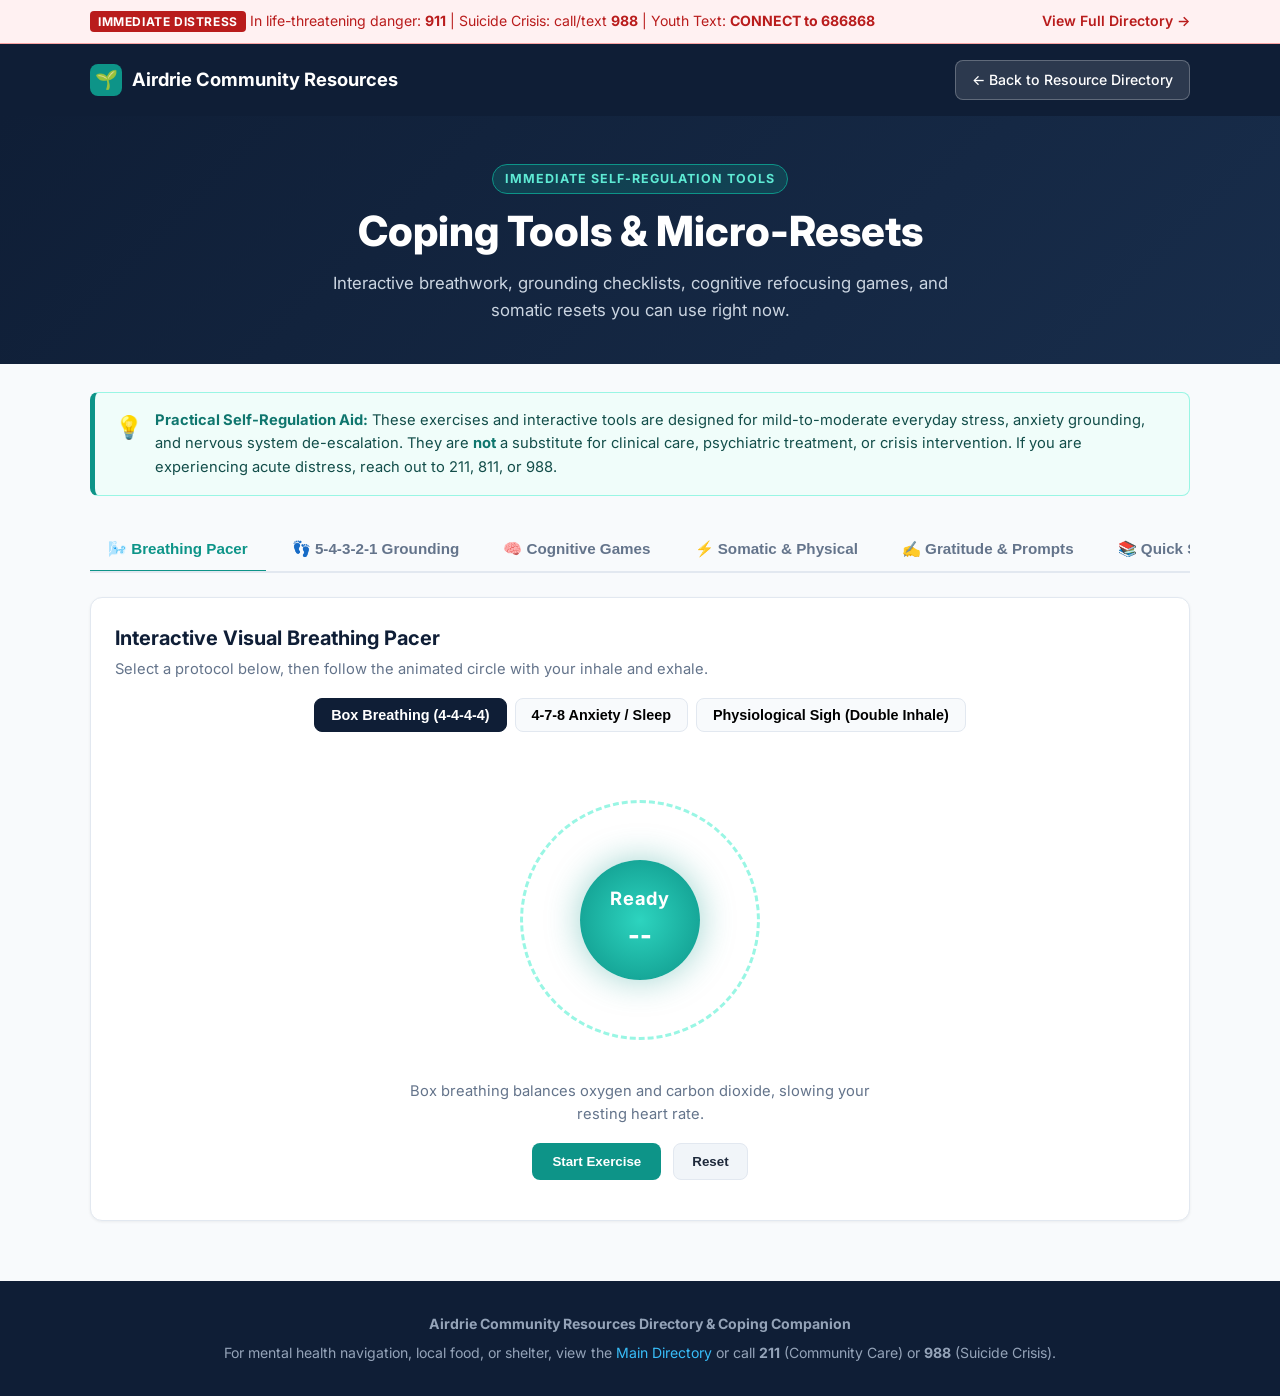
<file: tools.html>
<!DOCTYPE html>
<html lang="en-CA">
<head>
    <meta charset="UTF-8">
    <meta name="viewport" content="width=device-width, initial-scale=1.0">
    <title>Tools Coping & Self-Regulation Interactive Toolkit | Airdrie & Area</title>
    <meta name="description" content="Interactive breathing visualizers, grounding checklists, cognitive distraction games, somatic exercises, and everyday self-regulation tools.">
    <link rel="preconnect" href="https://fonts.googleapis.com">
    <link rel="preconnect" href="https://fonts.gstatic.com" crossorigin>
    <link href="https://fonts.googleapis.com/css2?family=Inter:wght@400;500;600;700;800&display=swap" rel="stylesheet">
    <style>
        :root {
            --navy-dark: #0f1e36;
            --navy-primary: #182d4b;
            --blue-accent: #2563eb;
            --teal-accent: #0d9488;
            --teal-light: #ccfbf1;
            --bg-page: #f8fafc;
            --bg-card: #ffffff;
            --border-subtle: #e2e8f0;
            --text-main: #1e293b;
            --text-muted: #64748b;
            --danger-bg: #fef2f2;
            --danger-text: #b91c1c;
            --danger-border: #fca5a5;
            --shadow-sm: 0 1px 3px rgba(0,0,0,0.06);
            --shadow-md: 0 4px 12px rgba(0,0,0,0.08);
            --shadow-lg: 0 10px 25px -5px rgba(0,0,0,0.1);
            --radius-sm: 8px;
            --radius-md: 12px;
            --radius-lg: 20px;
        }

        *, *::before, *::after {
            box-sizing: border-box;
            margin: 0;
            padding: 0;
        }

        body {
            font-family: 'Inter', system-ui, -apple-system, sans-serif;
            background-color: var(--bg-page);
            color: var(--text-main);
            line-height: 1.6;
            -webkit-font-smoothing: antialiased;
        }

        a {
            color: var(--blue-accent);
            text-decoration: none;
            transition: color 0.2s;
        }
        a:hover {
            text-decoration: underline;
        }

        .container {
            width: 100%;
            max-width: 1140px;
            margin: 0 auto;
            padding: 0 20px;
        }

        /* Skip link */
        .skip-link {
            position: absolute;
            top: -100px;
            left: 10px;
            background: var(--navy-dark);
            color: #ffffff;
            padding: 10px 16px;
            z-index: 9999;
            border-radius: var(--radius-sm);
        }
        .skip-link:focus {
            top: 10px;
        }

        /* Top Crisis Banner */
        .crisis-bar {
            background-color: #fff1f2;
            border-bottom: 1px solid var(--danger-border);
            padding: 10px 0;
            font-size: 0.88rem;
            color: var(--danger-text);
        }
        .crisis-inner {
            display: flex;
            align-items: center;
            justify-content: space-between;
            flex-wrap: wrap;
            gap: 12px;
        }
        .crisis-badge {
            background-color: var(--danger-text);
            color: #ffffff;
            padding: 3px 8px;
            font-weight: 700;
            font-size: 0.75rem;
            text-transform: uppercase;
            border-radius: 4px;
            letter-spacing: 0.05em;
        }

        /* Header */
        .site-header {
            background-color: var(--navy-dark);
            color: #ffffff;
            padding: 16px 0;
            box-shadow: var(--shadow-sm);
        }
        .header-content {
            display: flex;
            justify-content: space-between;
            align-items: center;
        }
        .logo-area {
            display: flex;
            align-items: center;
            gap: 10px;
            font-weight: 700;
            font-size: 1.15rem;
            color: #ffffff;
        }
        .logo-area:hover {
            text-decoration: none;
            opacity: 0.95;
        }
        .logo-icon {
            background: var(--teal-accent);
            width: 32px;
            height: 32px;
            display: inline-flex;
            align-items: center;
            justify-content: center;
            border-radius: 8px;
        }
        .btn-nav-back {
            background: rgba(255, 255, 255, 0.12);
            border: 1px solid rgba(255, 255, 255, 0.25);
            color: #ffffff;
            padding: 8px 16px;
            border-radius: var(--radius-sm);
            font-weight: 500;
            font-size: 0.88rem;
            transition: all 0.2s;
        }
        .btn-nav-back:hover {
            background: rgba(255, 255, 255, 0.22);
            text-decoration: none;
        }

        /* Hero */
        .hero {
            background: linear-gradient(135deg, var(--navy-dark) 0%, var(--navy-primary) 100%);
            color: #ffffff;
            padding: 48px 0 40px;
            text-align: center;
        }
        .hero-tag {
            display: inline-block;
            background: rgba(13, 148, 136, 0.25);
            border: 1px solid var(--teal-accent);
            color: #5eead4;
            padding: 4px 12px;
            border-radius: 999px;
            font-size: 0.78rem;
            font-weight: 700;
            letter-spacing: 0.08em;
            text-transform: uppercase;
            margin-bottom: 12px;
        }
        .hero h1 {
            font-size: clamp(1.8rem, 4vw, 2.6rem);
            font-weight: 800;
            line-height: 1.25;
            margin-bottom: 12px;
        }
        .hero p {
            max-width: 680px;
            margin: 0 auto;
            color: #cbd5e1;
            font-size: 1.05rem;
        }

        /* Medical Disclaimer */
        .disclaimer-card {
            background: #f0fdfa;
            border: 1px solid #99f6e4;
            border-left: 5px solid var(--teal-accent);
            padding: 16px 20px;
            border-radius: var(--radius-sm);
            margin: 28px auto 0;
            font-size: 0.92rem;
            color: #134e4a;
            display: flex;
            align-items: flex-start;
            gap: 12px;
        }
        .disclaimer-card strong {
            color: #0f766e;
        }

        /* Tab Navigation */
        .tab-nav {
            display: flex;
            gap: 8px;
            margin: 32px 0 24px;
            border-bottom: 2px solid var(--border-subtle);
            overflow-x: auto;
            padding-bottom: 4px;
        }
        .tab-btn {
            background: none;
            border: none;
            padding: 12px 18px;
            font-size: 0.95rem;
            font-weight: 600;
            color: var(--text-muted);
            cursor: pointer;
            border-bottom: 3px solid transparent;
            margin-bottom: -6px;
            white-space: nowrap;
            transition: all 0.2s;
            display: inline-flex;
            align-items: center;
            gap: 8px;
        }
        .tab-btn:hover {
            color: var(--navy-primary);
        }
        .tab-btn.active {
            color: var(--teal-accent);
            border-bottom-color: var(--teal-accent);
        }

        /* Tab Panels */
        .tab-panel {
            display: none;
            animation: fadeIn 0.25s ease-in-out;
        }
        .tab-panel.active {
            display: block;
        }

        @keyframes fadeIn {
            from { opacity: 0; transform: translateY(4px); }
            to { opacity: 1; transform: translateY(0); }
        }

        /* Card components */
        .tool-card {
            background: var(--bg-card);
            border: 1px solid var(--border-subtle);
            border-radius: var(--radius-md);
            padding: 24px;
            box-shadow: var(--shadow-sm);
            margin-bottom: 24px;
        }
        .tool-header {
            margin-bottom: 16px;
        }
        .tool-title {
            font-size: 1.25rem;
            font-weight: 700;
            color: var(--navy-dark);
            display: flex;
            align-items: center;
            gap: 8px;
        }
        .tool-desc {
            font-size: 0.92rem;
            color: var(--text-muted);
            margin-top: 4px;
        }

        /* Buttons */
        .btn-primary {
            background: var(--teal-accent);
            color: #ffffff;
            border: none;
            padding: 10px 20px;
            border-radius: var(--radius-sm);
            font-weight: 600;
            cursor: pointer;
            transition: background 0.2s;
        }
        .btn-primary:hover {
            background: #0f766e;
        }
        .btn-secondary {
            background: #f1f5f9;
            color: var(--text-main);
            border: 1px solid var(--border-subtle);
            padding: 10px 18px;
            border-radius: var(--radius-sm);
            font-weight: 600;
            cursor: pointer;
            transition: all 0.2s;
        }
        .btn-secondary:hover {
            background: #e2e8f0;
        }

        /* Breathing Pacer Tool */
        .breathing-box {
            display: flex;
            flex-direction: column;
            align-items: center;
            text-align: center;
            padding: 24px 0 16px;
        }
        .pacer-container {
            position: relative;
            width: 240px;
            height: 240px;
            margin: 24px auto;
            display: flex;
            align-items: center;
            justify-content: center;
        }
        .pacer-ring {
            position: absolute;
            width: 100%;
            height: 100%;
            border-radius: 50%;
            border: 3px dashed #99f6e4;
        }
        .pacer-circle {
            width: 120px;
            height: 120px;
            background: radial-gradient(circle, #2dd4bf 0%, #0d9488 100%);
            border-radius: 50%;
            box-shadow: 0 0 35px rgba(13, 148, 136, 0.4);
            transform: scale(1);
            transition: transform 1s ease-in-out;
            display: flex;
            flex-direction: column;
            align-items: center;
            justify-content: center;
            color: #ffffff;
        }
        .pacer-state-text {
            font-size: 1.15rem;
            font-weight: 700;
            letter-spacing: 0.04em;
        }
        .pacer-timer-text {
            font-size: 1.6rem;
            font-weight: 800;
            margin-top: 2px;
        }
        .breathing-modes {
            display: flex;
            gap: 8px;
            flex-wrap: wrap;
            justify-content: center;
            margin-bottom: 20px;
        }
        .mode-btn {
            background: #f8fafc;
            border: 1px solid var(--border-subtle);
            padding: 8px 16px;
            border-radius: var(--radius-sm);
            font-size: 0.9rem;
            font-weight: 600;
            cursor: pointer;
            transition: all 0.2s;
        }
        .mode-btn.active {
            background: var(--navy-dark);
            color: #ffffff;
            border-color: var(--navy-dark);
        }
        .pacer-instructions {
            max-width: 500px;
            font-size: 0.92rem;
            color: var(--text-muted);
            margin: 16px 0;
            min-height: 44px;
        }

        /* 5-4-3-2-1 Sensory Checklist */
        .sensory-list {
            display: flex;
            flex-direction: column;
            gap: 12px;
        }
        .sensory-item {
            display: flex;
            align-items: flex-start;
            gap: 14px;
            padding: 16px;
            border: 1px solid var(--border-subtle);
            border-radius: var(--radius-sm);
            background: #ffffff;
            transition: all 0.2s;
        }
        .sensory-item.checked {
            background: #f8fafc;
            opacity: 0.75;
            border-color: #cbd5e1;
        }
        .sensory-item input[type="checkbox"] {
            margin-top: 4px;
            width: 20px;
            height: 20px;
            accent-color: var(--teal-accent);
            cursor: pointer;
        }
        .sensory-content h4 {
            font-size: 1rem;
            font-weight: 700;
            color: var(--navy-primary);
        }
        .sensory-content p {
            font-size: 0.88rem;
            color: var(--text-muted);
            margin-top: 2px;
        }

        /* Cognitive Games Grid */
        .games-grid {
            display: grid;
            grid-template-columns: repeat(auto-fit, minmax(320px, 1fr));
            gap: 20px;
        }
        .game-display {
            background: #f8fafc;
            border: 1px solid #e2e8f0;
            border-radius: var(--radius-sm);
            padding: 16px;
            margin: 16px 0;
            text-align: center;
        }
        .display-big {
            font-size: 2rem;
            font-weight: 800;
            color: var(--navy-dark);
        }
        .display-sub {
            font-size: 0.9rem;
            color: var(--text-muted);
            margin-top: 4px;
        }

        /* Somatic Timer & Exercises */
        .somatic-grid {
            display: grid;
            grid-template-columns: repeat(auto-fit, minmax(280px, 1fr));
            gap: 20px;
        }
        .somatic-card {
            border: 1px solid var(--border-subtle);
            border-radius: var(--radius-sm);
            padding: 18px;
            background: #ffffff;
            display: flex;
            flex-direction: column;
            justify-content: space-between;
        }
        .somatic-title {
            font-weight: 700;
            font-size: 1.05rem;
            color: var(--navy-dark);
            margin-bottom: 6px;
        }
        .somatic-text {
            font-size: 0.9rem;
            color: var(--text-muted);
            margin-bottom: 16px;
            flex-grow: 1;
        }

        /* Searchable Library Grid */
        .search-bar-wrap {
            display: flex;
            gap: 12px;
            margin-bottom: 20px;
            flex-wrap: wrap;
        }
        .search-input {
            flex: 1;
            min-width: 260px;
            padding: 10px 16px;
            font-size: 0.95rem;
            border: 1px solid var(--border-subtle);
            border-radius: var(--radius-sm);
            font-family: inherit;
        }
        .filter-select {
            padding: 10px 16px;
            border: 1px solid var(--border-subtle);
            border-radius: var(--radius-sm);
            background: #ffffff;
            font-family: inherit;
            font-size: 0.95rem;
        }
        .skills-grid {
            display: grid;
            grid-template-columns: repeat(auto-fill, minmax(300px, 1fr));
            gap: 20px;
        }
        .skill-card {
            background: #ffffff;
            border: 1px solid var(--border-subtle);
            border-radius: var(--radius-sm);
            padding: 20px;
            display: flex;
            flex-direction: column;
            justify-content: space-between;
            transition: transform 0.15s, box-shadow 0.15s;
        }
        .skill-card:hover {
            transform: translateY(-2px);
            box-shadow: var(--shadow-md);
        }
        .skill-tag-pill {
            display: inline-block;
            background: var(--teal-light);
            color: #0f766e;
            font-size: 0.75rem;
            font-weight: 700;
            padding: 3px 8px;
            border-radius: 4px;
            text-transform: uppercase;
            margin-bottom: 10px;
            width: fit-content;
        }
        .skill-name {
            font-size: 1.1rem;
            font-weight: 700;
            color: var(--navy-dark);
            margin-bottom: 6px;
        }
        .skill-description {
            font-size: 0.9rem;
            color: var(--text-muted);
            line-height: 1.5;
        }

        /* Footer */
        .site-footer {
            background: var(--navy-dark);
            color: #94a3b8;
            padding: 32px 0;
            margin-top: 60px;
            font-size: 0.88rem;
            text-align: center;
        }
        .site-footer a {
            color: #38bdf8;
        }

        @media (max-width: 640px) {
            .crisis-inner {
                flex-direction: column;
                align-items: flex-start;
            }
            .header-content {
                flex-direction: column;
                align-items: flex-start;
                gap: 12px;
            }
            .pacer-container {
                width: 200px;
                height: 200px;
            }
            .pacer-circle {
                width: 100px;
                height: 100px;
            }
        }
    </style>
</head>
<body>
    <a class="skip-link" href="#main-content">Skip to content</a>

    <!-- CRISIS BANNER -->
    <aside class="crisis-bar" aria-label="Crisis assistance">
        <div class="container crisis-inner">
            <div>
                <span class="crisis-badge">Immediate Distress</span>
                <span>In life-threatening danger: <strong>911</strong> | Suicide Crisis: call/text <strong>988</strong> | Youth Text: <strong>CONNECT to 686868</strong></span>
            </div>
            <a href="index.html" style="color: var(--danger-text); font-weight: 600;">View Full Directory →</a>
        </div>
    </aside>

    <!-- HEADER -->
    <header class="site-header">
        <div class="container header-content">
            <a class="logo-area" href="index.html">
                <span class="logo-icon" aria-hidden="true">🌱</span>
                <span>Airdrie Community Resources</span>
            </a>
            <a class="btn-nav-back" href="index.html">← Back to Resource Directory</a>
        </div>
    </header>

    <main id="main-content">
        <!-- HERO -->
        <section class="hero">
            <div class="container">
                <span class="hero-tag">Immediate Self-Regulation Tools</span>
                <h1>Coping Tools & Micro-Resets</h1>
                <p>Interactive breathwork, grounding checklists, cognitive refocusing games, and somatic resets you can use right now.</p>
            </div>
        </section>

        <div class="container">
            <!-- MEDICAL DISCLAIMER -->
            <div class="disclaimer-card" role="note">
                <span style="font-size: 1.4rem;">💡</span>
                <div>
                    <strong>Practical Self-Regulation Aid:</strong>
                    These exercises and interactive tools are designed for mild-to-moderate everyday stress, anxiety grounding, and nervous system de-escalation. They are <strong>not</strong> a substitute for clinical care, psychiatric treatment, or crisis intervention. If you are experiencing acute distress, reach out to 211, 811, or 988.
                </div>
            </div>

            <!-- TAB CONTROLS -->
            <nav class="tab-nav" aria-label="Tool selection tabs">
                <button class="tab-btn active" data-tab="pacer">🌬️ Breathing Pacer</button>
                <button class="tab-btn" data-tab="grounding">👣 5-4-3-2-1 Grounding</button>
                <button class="tab-btn" data-tab="games">🧠 Cognitive Games</button>
                <button class="tab-btn" data-tab="somatic">⚡ Somatic & Physical</button>
                <button class="tab-btn" data-tab="journal">✍️ Gratitude & Prompts</button>
                <button class="tab-btn" data-tab="library">📚 Quick Skills Library</button>
            </nav>

            <!-- TAB 1: BREATHING PACER -->
            <section id="tab-pacer" class="tab-panel active">
                <div class="tool-card">
                    <div class="tool-header">
                        <h2 class="tool-title">Interactive Visual Breathing Pacer</h2>
                        <p class="tool-desc">Select a protocol below, then follow the animated circle with your inhale and exhale.</p>
                    </div>

                    <div class="breathing-modes">
                        <button class="mode-btn active" data-mode="box">Box Breathing (4-4-4-4)</button>
                        <button class="mode-btn" data-mode="sleep">4-7-8 Anxiety / Sleep</button>
                        <button class="mode-btn" data-mode="sigh">Physiological Sigh (Double Inhale)</button>
                    </div>

                    <div class="breathing-box">
                        <div class="pacer-container">
                            <div class="pacer-ring"></div>
                            <div id="pacerCircle" class="pacer-circle">
                                <span id="pacerPhase" class="pacer-state-text">Ready</span>
                                <span id="pacerCount" class="pacer-timer-text">--</span>
                            </div>
                        </div>

                        <p id="pacerInstructions" class="pacer-instructions">
                            Box breathing balances oxygen and carbon dioxide, slowing your resting heart rate.
                        </p>

                        <div style="display: flex; gap: 12px;">
                            <button id="pacerToggleBtn" class="btn-primary">Start Exercise</button>
                            <button id="pacerResetBtn" class="btn-secondary">Reset</button>
                        </div>
                    </div>
                </div>
            </section>

            <!-- TAB 2: 5-4-3-2-1 GROUNDING CHECKLIST -->
            <section id="tab-grounding" class="tab-panel">
                <div class="tool-card">
                    <div class="tool-header">
                        <h2 class="tool-title">Interactive 5-4-3-2-1 Sensory Scan</h2>
                        <p class="tool-desc">When thoughts are spiraling, anchoring your physical senses brings your nervous system into the present moment.</p>
                    </div>

                    <div class="sensory-list">
                        <label class="sensory-item" id="item-5">
                            <input type="checkbox" data-index="1">
                            <div class="sensory-content">
                                <h4>5 Things You Can See</h4>
                                <p>Look around and identify 5 distinct objects (a light switch, a shadow, a pen, a pattern on the wall, a window frame).</p>
                            </div>
                        </label>

                        <label class="sensory-item" id="item-4">
                            <input type="checkbox" data-index="2">
                            <div class="sensory-content">
                                <h4>4 Things You Can Touch</h4>
                                <p>Feel 4 physical textures (the fabric of your jeans, smooth tabletop, cool phone screen, the soles of your shoes).</p>
                            </div>
                        </label>

                        <label class="sensory-item" id="item-3">
                            <input type="checkbox" data-index="3">
                            <div class="sensory-content">
                                <h4>3 Things You Can Hear</h4>
                                <p>Listen for 3 background sounds (the hum of the fridge, distant traffic, your own breath, a computer fan).</p>
                            </div>
                        </label>

                        <label class="sensory-item" id="item-2">
                            <input type="checkbox" data-index="4">
                            <div class="sensory-content">
                                <h4>2 Things You Can Smell</h4>
                                <p>Notice 2 scents (soap on your hands, coffee, fresh air, or simply inhale deeply and note the neutral air).</p>
                            </div>
                        </label>

                        <label class="sensory-item" id="item-1">
                            <input type="checkbox" data-index="5">
                            <div class="sensory-content">
                                <h4>1 Thing You Can Taste</h4>
                                <p>Notice any lingering taste in your mouth, take a small sip of cool water, or run your tongue along your teeth.</p>
                            </div>
                        </label>
                    </div>

                    <div style="margin-top: 20px; display: flex; justify-content: space-between; align-items: center;">
                        <span id="groundingStatus" style="font-size: 0.95rem; font-weight: 600; color: var(--teal-accent);">0 of 5 anchored</span>
                        <button id="resetGroundingBtn" class="btn-secondary">Reset Scan</button>
                    </div>
                </div>
            </section>

            <!-- TAB 3: COGNITIVE GAMES (DISTRACTION) -->
            <section id="tab-games" class="tab-panel">
                <div class="games-grid">
                    <!-- GAME 1: Alphabet Category -->
                    <div class="tool-card">
                        <div class="tool-header">
                            <h3 class="tool-title">Alphabet Category Generator</h3>
                            <p class="tool-desc">Forces the analytical prefrontal cortex to turn on, interrupting fight-or-flight loops.</p>
                        </div>
                        <div class="game-display">
                            <div id="categoryDisplay" class="display-big">Fruits & Veggies</div>
                            <div class="display-sub">Name one starting with each letter (A to Z)</div>
                        </div>
                        <button id="newCategoryBtn" class="btn-primary" style="width: 100%;">Get New Category</button>
                    </div>

                    <!-- GAME 2: Countdown 7s -->
                    <div class="tool-card">
                        <div class="tool-header">
                            <h3 class="tool-title">Serial 7s Math Stepper</h3>
                            <p class="tool-desc">Classic neuro-cognitive focus exercise: count backwards from 100 by 7s.</p>
                        </div>
                        <div class="game-display">
                            <div id="mathDisplay" class="display-big">100</div>
                            <div id="mathSub" class="display-sub">Click Next to subtract 7</div>
                        </div>
                        <div style="display: flex; gap: 8px;">
                            <button id="mathNextBtn" class="btn-primary" style="flex: 1;">Next (-7)</button>
                            <button id="mathResetBtn" class="btn-secondary">Reset to 100</button>
                        </div>
                    </div>

                    <!-- GAME 3: Color Scavenger -->
                    <div class="tool-card">
                        <div class="tool-header">
                            <h3 class="tool-title">Color Scavenger Prompt</h3>
                            <p class="tool-desc">Scans the immediate room to ground your visual processing system.</p>
                        </div>
                        <div class="game-display">
                            <div id="colorDisplay" class="display-big" style="color: #2563eb;">Find 4 Blue Items</div>
                            <div class="display-sub">Point to each item in your room right now</div>
                        </div>
                        <button id="newColorBtn" class="btn-primary" style="width: 100%;">New Color Search</button>
                    </div>
                </div>
            </section>

            <!-- TAB 4: SOMATIC & PHYSICAL RESETS -->
            <section id="tab-somatic" class="tab-panel">
                <div class="tool-card">
                    <div class="tool-header">
                        <h2 class="tool-title">Physical & Somatic Nerve De-Escalation</h2>
                        <p class="tool-desc">When adrenaline is surging, mental tactics alone can fail. Physical counter-signals shift your autonomic nervous system.</p>
                    </div>

                    <div class="somatic-grid">
                        <div class="somatic-card">
                            <div>
                                <h3 class="somatic-title">🧊 Mammalian Dive Reflex</h3>
                                <p class="somatic-text">Splash ice-cold water onto your eyes and cheekbones, or hold a frozen cold pack to your face for 20 seconds. This mechanically lowers heart rate within 30 seconds.</p>
                            </div>
                            <button class="btn-secondary somatic-timer-btn" data-time="20">Start 20s Cold Hold</button>
                        </div>

                        <div class="somatic-card">
                            <div>
                                <h3 class="somatic-title">🦋 Butterfly Tapping</h3>
                                <p class="somatic-text">Cross your hands over your chest so fingertips rest below your collarbones. Alternate tapping left and right in a slow rhythm (1 tap per second) while breathing slowly.</p>
                            </div>
                            <button class="btn-secondary somatic-timer-btn" data-time="60">Start 60s Tapping</button>
                        </div>

                        <div class="somatic-card">
                            <div>
                                <h3 class="somatic-title">🧱 Wall Push (Adrenaline Dump)</h3>
                                <p class="somatic-text">Place both palms flat against a solid wall. Push with all your physical strength as if trying to move the building for 30 seconds. Discharges trapped adrenaline.</p>
                            </div>
                            <button class="btn-secondary somatic-timer-btn" data-time="30">Start 30s Wall Push</button>
                        </div>

                        <div class="somatic-card">
                            <div>
                                <h3 class="somatic-title">✊ Progressive Clench & Release</h3>
                                <p class="somatic-text">Clench both fists, curling your toes, and tightening your shoulders for 7 seconds. Then release entirely, letting your muscles drop loose.</p>
                            </div>
                            <button class="btn-secondary somatic-timer-btn" data-time="45">Start Muscle Cycle</button>
                        </div>
                    </div>

                    <div id="somaticTimerBox" style="display: none; margin-top: 24px; padding: 16px; background: #f0fdfa; border: 1px solid #99f6e4; border-radius: var(--radius-sm); text-align: center;">
                        <span id="somaticTimerName" style="font-weight: 700; color: #0f766e;">Timer</span>: 
                        <span id="somaticTimerCount" style="font-size: 1.4rem; font-weight: 800; color: #0d9488; margin-left: 8px;">00</span>s remaining
                        <button id="somaticTimerStop" class="btn-secondary" style="margin-left: 16px; padding: 4px 12px; font-size: 0.85rem;">Stop</button>
                    </div>
                </div>
            </section>

            <!-- TAB 5: GRATITUDE & REFRAMING -->
            <section id="tab-journal" class="tab-panel">
                <div class="tool-card">
                    <div class="tool-header">
                        <h2 class="tool-title">Realistic Micro-Gratitude & Prompts</h2>
                        <p class="tool-desc">Avoid toxic positivity. Genuine gratitude focuses on micro-comforts and tangible conveniences.</p>
                    </div>

                    <div class="game-display" style="padding: 24px; text-align: left;">
                        <span style="font-size: 0.75rem; font-weight: 700; text-transform: uppercase; color: var(--teal-accent); letter-spacing: 0.05em;">Today's Reflection Framework</span>
                        <div id="promptDisplay" style="font-size: 1.15rem; font-weight: 600; color: var(--navy-dark); margin: 8px 0 12px;">
                            "Name one basic convenience you used today that you did not have to personally build or invent (e.g., hot running water, refrigerator, insulated shelter)."
                        </div>
                        <p id="promptSub" style="font-size: 0.9rem; color: var(--text-muted);">Notice the physiological sensation of security that comes with recognizing this utility.</p>
                    </div>

                    <button id="newPromptBtn" class="btn-primary">Generate Another Reflection</button>
                </div>
            </section>

            <!-- TAB 6: SEARCHABLE SKILLS LIBRARY -->
            <section id="tab-library" class="tab-panel">
                <div class="tool-card">
                    <div class="tool-header">
                        <h2 class="tool-title">Quick Coping Skills Directory</h2>
                        <p class="tool-desc">Filter evidence-based coping skills by category or keyword.</p>
                    </div>

                    <div class="search-bar-wrap">
                        <input type="text" id="skillSearch" class="search-input" placeholder="Search coping skills (e.g., panic, sleep, physical, calm)...">
                        <select id="skillCategory" class="filter-select">
                            <option value="">All Categories</option>
                            <option value="breathing">Breathing</option>
                            <option value="somatic">Somatic & Body</option>
                            <option value="cognitive">Cognitive & Mental</option>
                            <option value="distraction">Distraction</option>
                        </select>
                    </div>

                    <div id="skillsContainer" class="skills-grid">
                        <!-- Populated by JavaScript -->
                    </div>
                </div>
            </section>
        </div>
    </main>

    <!-- FOOTER -->
    <footer class="site-footer">
        <div class="container">
            <p><strong>Airdrie Community Resources Directory & Coping Companion</strong></p>
            <p style="margin-top: 6px;">For mental health navigation, local food, or shelter, view the <a href="index.html">Main Directory</a> or call <strong>211</strong> (Community Care) or <strong>988</strong> (Suicide Crisis).</p>
        </div>
    </footer>

    <!-- INTERACTIVE SCRIPT -->
    <script>
        "use strict";

        // ==========================================
        // 1. TAB CONTROLLER
        // ==========================================
        const tabButtons = document.querySelectorAll(".tab-btn");
        const tabPanels = document.querySelectorAll(".tab-panel");

        tabButtons.forEach(button => {
            button.addEventListener("click", () => {
                tabButtons.forEach(btn => btn.classList.remove("active"));
                tabPanels.forEach(panel => panel.classList.remove("active"));

                button.classList.add("active");
                const targetId = `tab-${button.dataset.tab}`;
                const targetPanel = document.getElementById(targetId);
                if (targetPanel) targetPanel.classList.add("active");
            });
        });

        // ==========================================
        // 2. BREATHING PACER ENGINE
        // ==========================================
        const pacerCircle = document.getElementById("pacerCircle");
        const pacerPhase = document.getElementById("pacerPhase");
        const pacerCount = document.getElementById("pacerCount");
        const pacerToggleBtn = document.getElementById("pacerToggleBtn");
        const pacerResetBtn = document.getElementById("pacerResetBtn");
        const pacerInstructions = document.getElementById("pacerInstructions");
        const modeButtons = document.querySelectorAll(".mode-btn");

        let pacerRunning = false;
        let pacerInterval = null;
        let currentMode = "box";
        let stepIndex = 0;
        let secondsRemaining = 0;

        const protocols = {
            box: {
                name: "Box Breathing",
                desc: "Equal duration for each stage. Calms the autonomic system and balances carbon dioxide levels.",
                steps: [
                    { name: "Inhale", duration: 4, scale: 1.5 },
                    { name: "Hold", duration: 4, scale: 1.5 },
                    { name: "Exhale", duration: 4, scale: 1.0 },
                    { name: "Hold Empty", duration: 4, scale: 1.0 }
                ]
            },
            sleep: {
                name: "4-7-8 Relax & Sleep",
                desc: "Extended exhalation forces the parasympathetic (rest and digest) vagus nerve to engage.",
                steps: [
                    { name: "Inhale (Nose)", duration: 4, scale: 1.5 },
                    { name: "Hold", duration: 7, scale: 1.5 },
                    { name: "Exhale (Mouth)", duration: 8, scale: 1.0 }
                ]
            },
            sigh: {
                name: "Physiological Sigh",
                desc: "Two sharp inhales reinflate collapsed alveoli in the lungs; long sigh removes CO2 immediately.",
                steps: [
                    { name: "Deep Inhale", duration: 3, scale: 1.3 },
                    { name: "Sharp Top-off", duration: 1, scale: 1.6 },
                    { name: "Long Slow Sigh", duration: 6, scale: 1.0 }
                ]
            }
        };

        function updatePacerDisplay() {
            const step = protocols[currentMode].steps[stepIndex];
            pacerPhase.textContent = step.name;
            pacerCount.textContent = secondsRemaining;
            pacerCircle.style.transform = `scale(${step.scale})`;
            pacerCircle.style.transition = `transform ${step.duration}s ease-in-out`;
        }

        function pacerTick() {
            if (secondsRemaining > 1) {
                secondsRemaining--;
                pacerCount.textContent = secondsRemaining;
            } else {
                stepIndex = (stepIndex + 1) % protocols[currentMode].steps.length;
                secondsRemaining = protocols[currentMode].steps[stepIndex].duration;
                updatePacerDisplay();
            }
        }

        function startPacer() {
            if (pacerRunning) return;
            pacerRunning = true;
            pacerToggleBtn.textContent = "Pause";
            pacerToggleBtn.classList.replace("btn-primary", "btn-secondary");

            stepIndex = 0;
            secondsRemaining = protocols[currentMode].steps[0].duration;
            updatePacerDisplay();
            pacerInterval = setInterval(pacerTick, 1000);
        }

        function pausePacer() {
            pacerRunning = false;
            pacerToggleBtn.textContent = "Resume";
            pacerToggleBtn.classList.replace("btn-secondary", "btn-primary");
            clearInterval(pacerInterval);
        }

        function resetPacer() {
            pausePacer();
            pacerToggleBtn.textContent = "Start Exercise";
            pacerPhase.textContent = "Ready";
            pacerCount.textContent = "--";
            pacerCircle.style.transform = "scale(1)";
            pacerCircle.style.transition = "transform 0.5s ease";
        }

        pacerToggleBtn.addEventListener("click", () => {
            if (pacerRunning) pausePacer();
            else startPacer();
        });

        pacerResetBtn.addEventListener("click", resetPacer);

        modeButtons.forEach(btn => {
            btn.addEventListener("click", () => {
                modeButtons.forEach(b => b.classList.remove("active"));
                btn.classList.add("active");
                currentMode = btn.dataset.mode;
                pacerInstructions.textContent = protocols[currentMode].desc;
                resetPacer();
            });
        });

        // ==========================================
        // 3. SENSORY GROUNDING CHECKLIST
        // ==========================================
        const sensoryCheckboxes = document.querySelectorAll('.sensory-item input[type="checkbox"]');
        const groundingStatus = document.getElementById("groundingStatus");
        const resetGroundingBtn = document.getElementById("resetGroundingBtn");

        function updateGroundingStatus() {
            let checkedCount = 0;
            sensoryCheckboxes.forEach(cb => {
                const parent = cb.closest(".sensory-item");
                if (cb.checked) {
                    checkedCount++;
                    parent.classList.add("checked");
                } else {
                    parent.classList.remove("checked");
                }
            });

            if (checkedCount === 5) {
                groundingStatus.textContent = "✓ Scan Complete. Well done pausing for yourself.";
                groundingStatus.style.color = "#0d9488";
            } else {
                groundingStatus.textContent = `${checkedCount} of 5 anchored`;
                groundingStatus.style.color = "var(--text-muted)";
            }
        }

        sensoryCheckboxes.forEach(cb => cb.addEventListener("change", updateGroundingStatus));

        resetGroundingBtn.addEventListener("click", () => {
            sensoryCheckboxes.forEach(cb => {
                cb.checked = false;
                cb.closest(".sensory-item").classList.remove("checked");
            });
            updateGroundingStatus();
        });

        // ==========================================
        // 4. COGNITIVE GAMES
        // ==========================================
        const categories = [
            "Canadian Cities or Towns",
            "Dog Breeds",
            "Foods you can eat with a spoon",
            "Bands or Musical Artists",
            "Items you find in a hardware store",
            "Movies with one-word titles",
            "Colors & Shades (e.g. Amber, Beige, Cyan)",
            "Things that produce heat",
            "Things you see on a road trip",
            "Board games or card games"
        ];
        const categoryDisplay = document.getElementById("categoryDisplay");
        document.getElementById("newCategoryBtn").addEventListener("click", () => {
            const random = categories[Math.floor(Math.random() * categories.length)];
            categoryDisplay.textContent = random;
        });

        let currentMath = 100;
        const mathDisplay = document.getElementById("mathDisplay");
        const mathSub = document.getElementById("mathSub");
        document.getElementById("mathNextBtn").addEventListener("click", () => {
            if (currentMath > 2) {
                currentMath -= 7;
                mathDisplay.textContent = currentMath;
                mathSub.textContent = `100 - 7 = ${currentMath}`;
            } else {
                mathDisplay.textContent = "Finished!";
                mathSub.textContent = "You reached the end of the countdown!";
            }
        });
        document.getElementById("mathResetBtn").addEventListener("click", () => {
            currentMath = 100;
            mathDisplay.textContent = "100";
            mathSub.textContent = "Click Next to subtract 7";
        });

        const colorPrompts = [
            { text: "Find 4 Blue Items", color: "#2563eb" },
            { text: "Find 3 Wooden Objects", color: "#b45309" },
            { text: "Find 5 Circular Shapes", color: "#0d9488" },
            { text: "Find 4 Soft Textures", color: "#7c3aed" },
            { text: "Find 3 Metal Surfaces", color: "#475569" },
            { text: "Find 4 Green Things", color: "#16a34a" }
        ];
        const colorDisplay = document.getElementById("colorDisplay");
        document.getElementById("newColorBtn").addEventListener("click", () => {
            const prompt = colorPrompts[Math.floor(Math.random() * colorPrompts.length)];
            colorDisplay.textContent = prompt.text;
            colorDisplay.style.color = prompt.color;
        });

        // ==========================================
        // 5. SOMATIC TIMERS
        // ==========================================
        const somaticTimerBox = document.getElementById("somaticTimerBox");
        const somaticTimerName = document.getElementById("somaticTimerName");
        const somaticTimerCount = document.getElementById("somaticTimerCount");
        const somaticTimerStop = document.getElementById("somaticTimerStop");
        let somaticTimerInterval = null;

        document.querySelectorAll(".somatic-timer-btn").forEach(btn => {
            btn.addEventListener("click", () => {
                const seconds = parseInt(btn.dataset.time, 10);
                const title = btn.closest(".somatic-card").querySelector(".somatic-title").textContent;
                startSomaticTimer(title, seconds);
            });
        });

        function startSomaticTimer(title, duration) {
            clearInterval(somaticTimerInterval);
            somaticTimerBox.style.display = "block";
            somaticTimerName.textContent = title;
            let remaining = duration;
            somaticTimerCount.textContent = remaining;

            somaticTimerInterval = setInterval(() => {
                remaining--;
                somaticTimerCount.textContent = remaining;
                if (remaining <= 0) {
                    clearInterval(somaticTimerInterval);
                    somaticTimerCount.textContent = "Done!";
                }
            }, 1000);
        }

        somaticTimerStop.addEventListener("click", () => {
            clearInterval(somaticTimerInterval);
            somaticTimerBox.style.display = "none";
        });

        // ==========================================
        // 6. GRATITUDE & PROMPTS GENERATOR
        // ==========================================
        const prompts = [
            { title: "One Micro-Comfort", desc: "Notice one small physical comfort right now: your seat, a pair of warm socks, or an agreeable temperature in the room." },
            { title: "A Relieved Chore", desc: "Identify one task or annoying event you finished earlier this week that you no longer have to worry about today." },
            { title: "A Stranger's Work", desc: "Think of an everyday item you used (like a clean mug, hot water heater, or street light) and appreciate the invisible humans who built it." },
            { title: "Sensory Appreciation", desc: "Identify a specific sound, texture, or scent in your environment that is quiet and non-threatening." },
            { title: "Mental Subtraction", desc: "Imagine your day without reliable internet or running electricity, then feel the relief of returning to having it right now." }
        ];
        const promptDisplay = document.getElementById("promptDisplay");
        const promptSub = document.getElementById("promptSub");
        document.getElementById("newPromptBtn").addEventListener("click", () => {
            const p = prompts[Math.floor(Math.random() * prompts.length)];
            promptDisplay.textContent = `"${p.title}"`;
            promptSub.textContent = p.desc;
        });

        // ==========================================
        // 7. SEARCHABLE SKILLS DIRECTORY
        // ==========================================
        const skillsData = [
            { id: "box-breath", category: "breathing", name: "Box Breathing", desc: "4s inhale, 4s hold, 4s exhale, 4s hold empty. Regulates high pulse and racing thoughts." },
            { id: "phys-sigh", category: "breathing", name: "Physiological Sigh", desc: "Two quick inhales through the nose followed by an extended sigh out the mouth. Fastest way to reduce acute stress." },
            { id: "4-7-8", category: "breathing", name: "4-7-8 Relaxation", desc: "Inhale 4s, hold 7s, exhale 8s. Forces parasympathetic activation to assist with insomnia and evening anxiety." },
            { id: "dive-reflex", category: "somatic", name: "Mammalian Dive Reflex", desc: "Applying ice water or an ice pack across eyes and cheeks stimulates the vagus nerve and mechanically drops heart rate." },
            { id: "wall-push", category: "somatic", name: "Wall Push Isometric", desc: "Push with maximum force against a wall for 30s. Metabolizes adrenaline spikes when you feel hyper-aroused." },
            { id: "butterfly", category: "somatic", name: "Butterfly Tapping", desc: "Bilateral rhythmic tapping across your collarbones to gently soothe acute panic and integrate emotional distress." },
            { id: "serial-7", category: "cognitive", name: "Serial 7s Countdown", desc: "Subtracting 7 starting from 100 engages working memory and diverts brain activity from the emotional amygdala." },
            { id: "alphabet-scan", category: "cognitive", name: "Alphabet Category Game", desc: "Naming an animal or city for every letter A–Z interrupts racing loops by demanding structured recall." },
            { id: "five-senses", category: "distraction", name: "5-4-3-2-1 Sensory Method", desc: "Scan 5 sights, 4 physical textures, 3 sounds, 2 scents, and 1 taste to pull mind away from panic back into the room." },
            { id: "ice-cube", category: "distraction", name: "Ice Cube Sensory Shock", desc: "Holding an ice cube in your palm creates an intense tactile sensation that safely snaps focus away from panic." },
            { id: "mental-sub", category: "cognitive", name: "Mental Subtraction Reframing", desc: "Imagine losing a basic luxury (e.g. running tap water) for an hour, then feeling the relief of its presence." }
        ];

        const skillsContainer = document.getElementById("skillsContainer");
        const skillSearch = document.getElementById("skillSearch");
        const skillCategory = document.getElementById("skillCategory");

        function renderSkills() {
            const query = skillSearch.value.trim().toLowerCase();
            const cat = skillCategory.value;

            const filtered = skillsData.filter(item => {
                const matchCat = !cat || item.category === cat;
                const matchQuery = !query || 
                    item.name.toLowerCase().includes(query) || 
                    item.desc.toLowerCase().includes(query) || 
                    item.category.toLowerCase().includes(query);
                return matchCat && matchQuery;
            });

            if (filtered.length === 0) {
                skillsContainer.innerHTML = '<p style="grid-column: 1/-1; color: var(--text-muted); text-align: center; padding: 20px;">No matching coping skills found.</p>';
                return;
            }

            skillsContainer.innerHTML = filtered.map(skill => `
                <article class="skill-card">
                    <div>
                        <span class="skill-tag-pill">${skill.category}</span>
                        <h3 class="skill-name">${skill.name}</h3>
                        <p class="skill-description">${skill.desc}</p>
                    </div>
                </article>
            `).join("");
        }

        skillSearch.addEventListener("input", renderSkills);
        skillCategory.addEventListener("change", renderSkills);

        // Initial render
        renderSkills();
    </script>
</body>
</html>
</file>
<file: style.css>
/* =========================================
   COMMUNITY RESOURCES DIRECTORY
   Original Clean Navy & Blue Palette
========================================= */

:root {
    --navy: #0a192f;
    --blue: #245a81;
    --blue-light: #eaf3f8;
    --teal: #2f7d78;
    --text: #243447;
    --muted: #5c6b78;
    --background: #f5f7fa;
    --surface: #ffffff;
    --border: #d7e0e7;
    --radius: 12px;
    --shadow: 0 3px 12px rgba(10, 25, 47, 0.07);
}

* {
    box-sizing: border-box;
}

html {
    scroll-behavior: smooth;
}

body {
    margin: 0;
    background: var(--background);
    color: var(--text);
    font-family: Arial, Helvetica, sans-serif;
    font-size: 16px;
    line-height: 1.6;
}

h1, h2, h3, p {
    margin-top: 0;
}

h1, h2, h3 {
    color: var(--navy);
    line-height: 1.25;
}

h1 {
    margin-bottom: 16px;
    font-size: clamp(2.3rem, 5.5vw, 3.5rem);
}

h2 {
    margin-bottom: 12px;
    font-size: clamp(1.55rem, 3vw, 2.1rem);
}

h3 {
    margin-bottom: 10px;
    font-size: 1.15rem;
}

a {
    color: var(--blue);
    overflow-wrap: anywhere;
}

button, input, select {
    font-family: inherit;
    font-size: 1rem;
}

button {
    cursor: pointer;
}

[hidden] {
    display: none !important;
}

.container {
    width: min(1120px, calc(100% - 40px));
    margin-inline: auto;
}

/* SKIP LINK */
.skip-link {
    position: absolute;
    top: 8px;
    left: 8px;
    padding: 10px 14px;
    background: #ffffff;
    color: var(--navy);
    font-weight: 700;
    border-radius: 6px;
    transform: translateY(-160%);
    z-index: 1000;
}
.skip-link:focus {
    transform: translateY(0);
}

/* CRISIS BANNER */
.crisis-banner {
    background: #fef2f2;
    border-bottom: 1px solid #fecaca;
    padding: 9px 0;
    color: #991b1b;
    font-size: 0.9rem;
}

.crisis-inner {
    display: flex;
    align-items: center;
    gap: 12px;
    flex-wrap: wrap;
}

.crisis-badge {
    background: #dc2626;
    color: #ffffff;
    padding: 2px 8px;
    border-radius: 4px;
    font-weight: 700;
    font-size: 0.78rem;
    text-transform: uppercase;
}

.crisis-banner p {
    margin: 0;
}

/* HEADER */
.site-header {
    background: var(--navy);
    color: #ffffff;
}

.header-inner {
    display: flex;
    min-height: 76px;
    align-items: center;
    justify-content: space-between;
    gap: 20px;
    padding-block: 12px;
}

.site-logo {
    display: inline-flex;
    align-items: center;
    gap: 10px;
    color: #ffffff;
    font-size: 1.15rem;
    font-weight: 700;
    text-decoration: none;
}

.logo-icon {
    display: grid;
    width: 38px;
    height: 38px;
    place-items: center;
    border: 1px solid rgba(255, 255, 255, 0.55);
    border-radius: 10px;
    font-size: 1.5rem;
}

.header-location {
    margin: 0;
    color: #e2eaf1;
    font-size: 0.92rem;
    text-align: right;
}

/* HERO */
.hero {
    padding: 60px 0 50px;
    background: linear-gradient(135deg, #eaf3f8, #f7fafc);
    border-bottom: 1px solid var(--border);
}

.hero .container {
    max-width: 900px;
}

.eyebrow {
    margin-bottom: 10px;
    color: var(--teal);
    font-size: 0.8rem;
    font-weight: 800;
    letter-spacing: 0.12em;
}

.hero-description {
    max-width: 720px;
    margin-bottom: 0;
    color: var(--muted);
    font-size: 1.1rem;
}

/* DIRECTORY */
.directory-section {
    padding-block: 44px;
}

.section-heading {
    display: flex;
    align-items: flex-end;
    justify-content: space-between;
    gap: 24px;
    margin-bottom: 22px;
}

.section-intro {
    max-width: 390px;
    margin-bottom: 0;
    color: var(--muted);
}

/* FILTERS */
.filter-panel {
    display: grid;
    grid-template-columns: minmax(240px, 2.5fr) minmax(180px, 1.2fr) minmax(170px, 1fr) auto;
    align-items: end;
    gap: 16px;
    padding: 22px;
    border: 1px solid var(--border);
    border-radius: var(--radius);
    background: var(--surface);
    box-shadow: var(--shadow);
}

.search-field label, .filter-field label {
    display: block;
    margin-bottom: 7px;
    color: var(--navy);
    font-weight: 700;
}

.search-wrap {
    position: relative;
}

input[type="search"], select {
    width: 100%;
    min-height: 46px;
    padding: 10px 12px;
    border: 1px solid #aebdca;
    border-radius: 7px;
    background: #ffffff;
    color: var(--text);
}

.clear-btn {
    position: absolute;
    right: 8px;
    top: 50%;
    transform: translateY(-50%);
    border: none;
    background: transparent;
    font-size: 1.4rem;
    color: var(--muted);
    cursor: pointer;
}

/* BUTTONS */
.button {
    display: inline-flex;
    min-height: 44px;
    align-items: center;
    justify-content: center;
    padding: 10px 18px;
    border: 2px solid transparent;
    border-radius: 7px;
    font-weight: 700;
    text-decoration: none;
}

.button-primary {
    background: var(--blue);
    color: #ffffff;
}

.button-primary:hover {
    background: var(--navy);
}

.button-secondary {
    border-color: #aebdca;
    background: #ffffff;
    color: var(--navy);
}

.button-secondary:hover {
    background: var(--blue-light);
}

.full-width {
    width: 100%;
}

/* RESULTS GRID */
.results-heading {
    margin: 24px 0 14px;
}

.results-heading p {
    margin: 0;
    color: var(--muted);
    font-weight: 700;
}

.resource-grid {
    display: grid;
    grid-template-columns: repeat(auto-fill, minmax(min(100%, 290px), 1fr));
    gap: 20px;
}

/* CARDS */
.resource-card {
    display: flex;
    flex-direction: column;
    padding: 22px;
    border: 1px solid var(--border);
    border-radius: var(--radius);
    background: var(--surface);
    box-shadow: var(--shadow);
}

.card-topline {
    display: flex;
    align-items: flex-start;
    gap: 12px;
    margin-bottom: 12px;
}

.card-icon {
    display: grid;
    width: 44px;
    height: 44px;
    flex: 0 0 44px;
    place-items: center;
    border-radius: 10px;
    background: var(--blue-light);
    font-size: 1.4rem;
}

.resource-card h3 {
    margin: 0;
    font-size: 1.2rem;
}

.tag-list {
    display: flex;
    flex-wrap: wrap;
    gap: 6px;
    margin: 10px 0 14px;
}

.tag {
    display: inline-block;
    padding: 4px 9px;
    border-radius: 5px;
    background: var(--blue-light);
    color: #1d4868;
    font-size: 0.78rem;
    font-weight: 700;
}

.resource-offer {
    margin-bottom: 14px;
    flex-grow: 1;
}

.resource-meta {
    display: grid;
    gap: 6px;
    margin-bottom: 16px;
    padding-top: 10px;
    border-top: 1px solid var(--border);
    font-size: 0.92rem;
    color: var(--muted);
}

.resource-meta p {
    margin: 0;
}

.card-actions {
    display: flex;
    align-items: center;
    gap: 12px;
    margin-top: auto;
    padding-top: 12px;
    border-top: 1px solid var(--border);
}

.card-actions .button {
    flex: 1 1 auto;
}

.text-link {
    font-weight: 700;
}

.verification-note {
    margin: 12px 0 0;
    color: var(--muted);
    font-size: 0.8rem;
}

/* FLOATING BACK TO SEARCH */
.back-to-search {
    position: fixed;
    bottom: 24px;
    right: 24px;
    background: var(--navy);
    color: #ffffff;
    padding: 10px 16px;
    border-radius: 25px;
    font-size: 0.88rem;
    font-weight: 700;
    text-decoration: none;
    box-shadow: 0 4px 14px rgba(10, 25, 47, 0.25);
    z-index: 99;
}

.back-to-search:hover {
    background: var(--blue);
}

/* CONTRIBUTION SECTION */
.contribute-section {
    padding: 10px 0 48px;
}

.contribute-card {
    display: flex;
    gap: 20px;
    padding: 30px;
    background: var(--surface);
    border: 1px solid var(--border);
    border-radius: var(--radius);
    box-shadow: var(--shadow);
}

.contribute-icon {
    width: 48px;
    height: 48px;
    flex: 0 0 48px;
    display: grid;
    place-items: center;
    border-radius: 12px;
    background: var(--blue-light);
    color: var(--blue);
    font-size: 1.8rem;
}

.contribute-content h2 { margin-bottom: 6px; font-size: 1.35rem; }
.contribute-content p { margin-bottom: 16px; color: var(--muted); }
.contribute-buttons { display: flex; flex-wrap: wrap; gap: 10px; }

/* MODALS */
.resource-dialog {
    width: min(680px, calc(100% - 28px));
    max-height: 85vh;
    padding: 0;
    border: 1px solid var(--border);
    border-radius: 14px;
    background: var(--surface);
    box-shadow: 0 20px 70px rgba(0, 0, 0, 0.25);
}

.resource-dialog::backdrop {
    background: rgba(10, 25, 47, 0.65);
}

.dialog-header {
    display: flex;
    justify-content: space-between;
    align-items: flex-start;
    gap: 20px;
    padding: 22px 24px;
    border-bottom: 1px solid var(--border);
    background: #f8fafc;
}

.dialog-header h2 { margin: 0; }
.dialog-close {
    border: none;
    background: transparent;
    font-size: 1.8rem;
    color: var(--muted);
    cursor: pointer;
}

.dialog-content {
    display: grid;
    gap: 16px;
    padding: 24px;
    overflow-y: auto;
}

.detail-group h3 { margin-bottom: 4px; font-size: 0.95rem; text-transform: uppercase; }
.detail-group p { margin: 0; }
.dialog-footer { padding: 14px 24px; border-top: 1px solid var(--border); display: flex; justify-content: flex-end; }

/* FORMS */
.form-group { margin-top: 16px; }
.form-group label { display: block; font-weight: 700; margin-bottom: 5px; font-size: 0.9rem; }
.form-group input, .form-group select, .form-group textarea {
    width: 100%;
    padding: 10px 12px;
    border: 1px solid #aebdca;
    border-radius: 7px;
}

/* ERROR / EMPTY */
.empty-state, .error-message {
    padding: 30px;
    text-align: center;
    border-radius: var(--radius);
    background: #ffffff;
    border: 1px solid var(--border);
}
.empty-icon { font-size: 2rem; }
.error-message { border-color: #fca5a5; background: #fff5f5; color: #991b1b; }
.loading-message { grid-column: 1 / -1; padding: 18px; color: var(--muted); }

/* FOOTER */
.site-footer {
    padding-block: 28px;
    background: var(--navy);
    color: #ffffff;
    text-align: center;
}
.footer-inner p { margin: 0 0 6px; }
.footer-note { font-size: 0.88rem; color: #dce5ed; }

/* RESPONSIVE */
@media (max-width: 900px) {
    .filter-panel { grid-template-columns: 1fr 1fr; }
}

@media (max-width: 600px) {
    .filter-panel { grid-template-columns: 1fr; }
    .header-inner { flex-direction: column; align-items: flex-start; gap: 6px; }
    .header-location { text-align: left; }
    .contribute-card { flex-direction: column; }
    .back-to-search { bottom: 16px; right: 16px; padding: 8px 12px; font-size: 0.82rem; }
}
</file>
